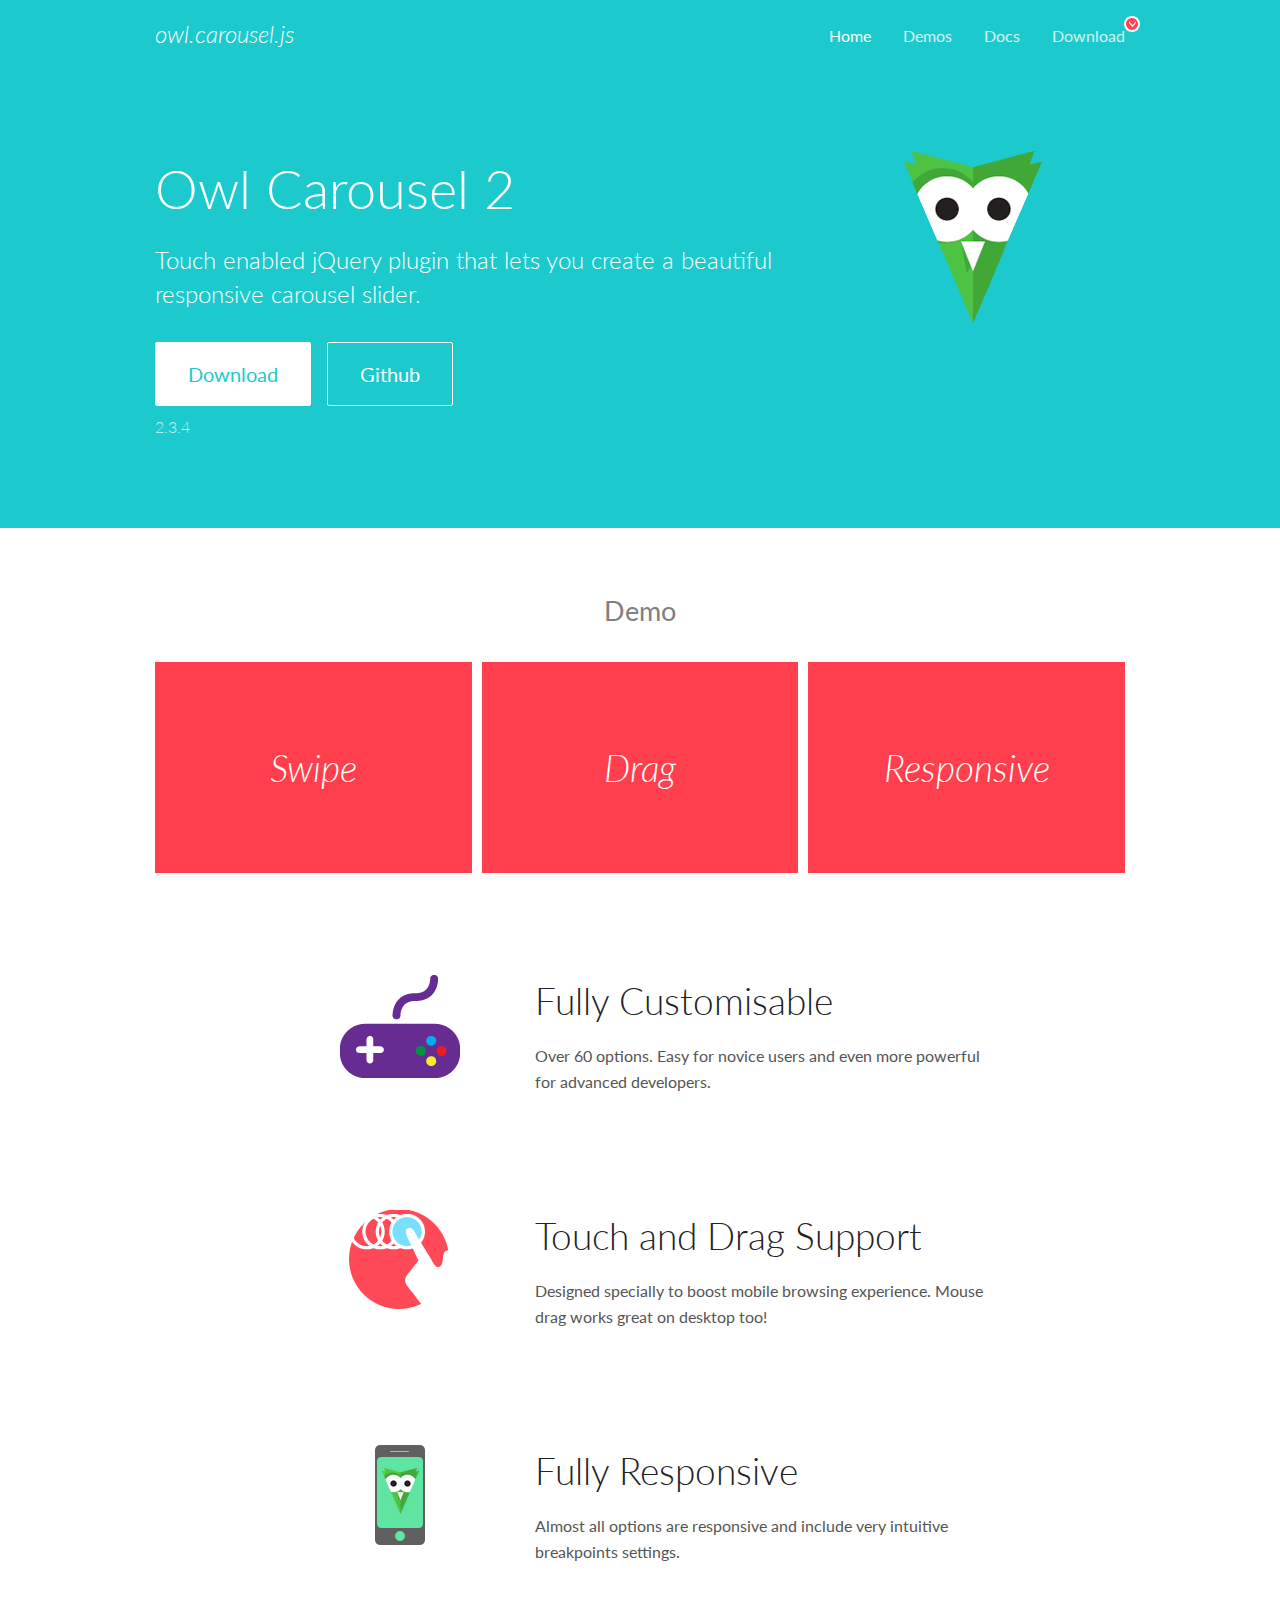
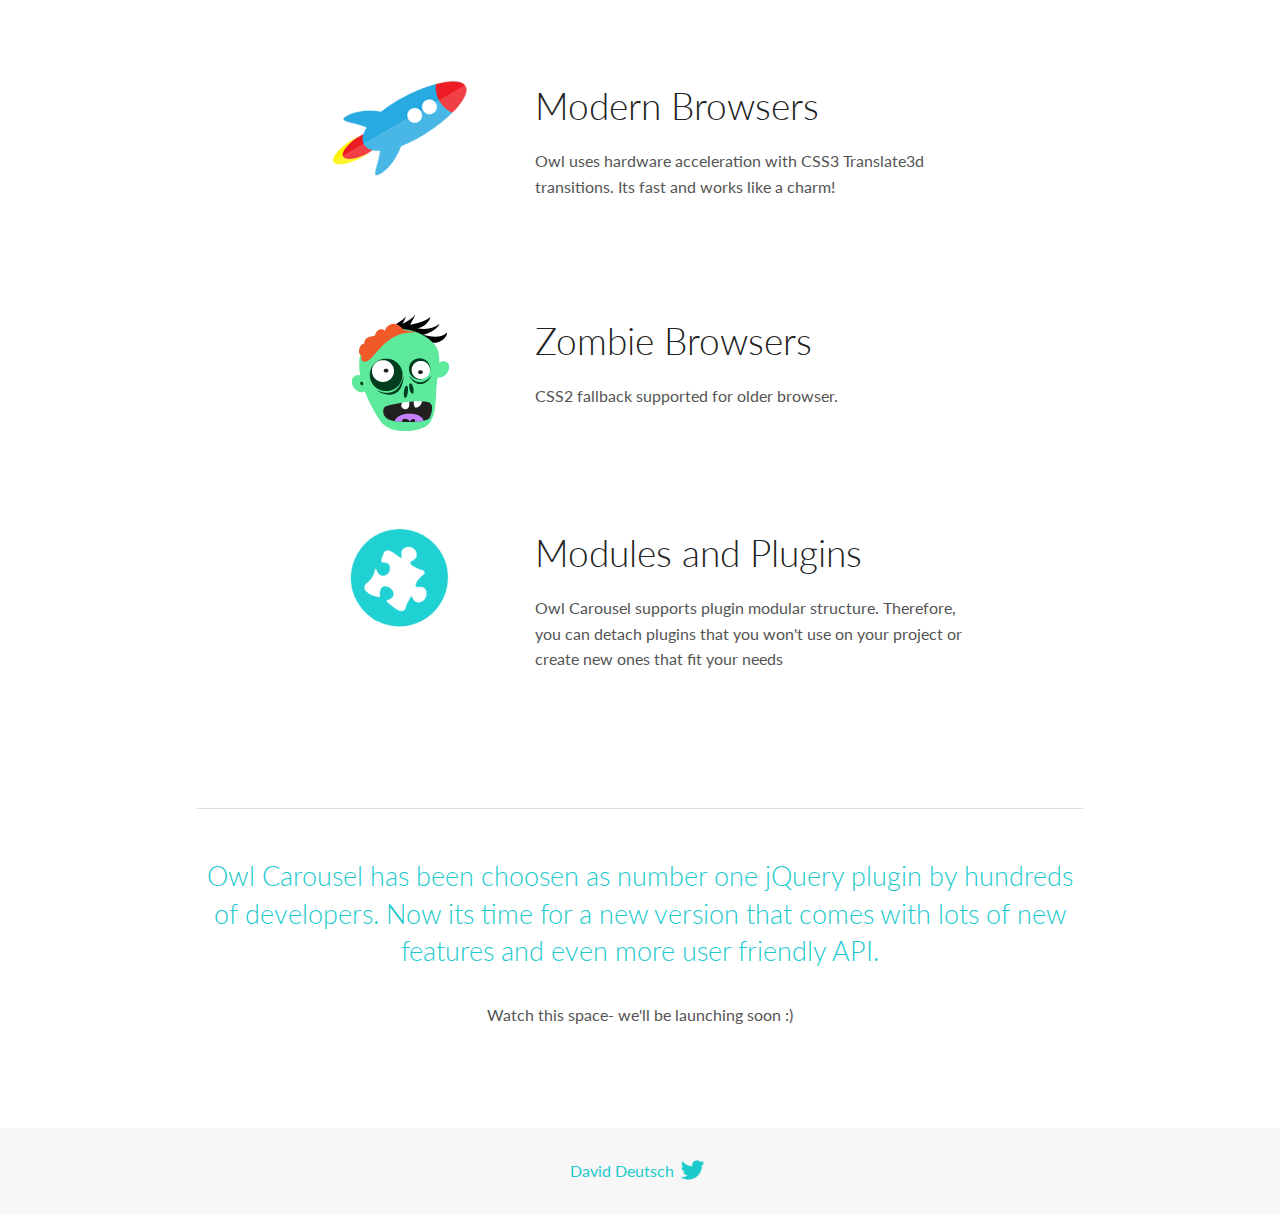
<file: 00-WebTools/OwlCarousel2-develop/OwlCarousel2-develop/docs/index.html>
<!DOCTYPE html>
<html lang="en">
  <head>

    <!-- head -->
    <meta charset="utf-8">
    <meta name="msapplication-tap-highlight" content="no" />
    <meta name="viewport" content="width=device-width, initial-scale=1.0" />
    <meta name="description" content="Touch enabled jQuery plugin that lets you create beautiful responsive carousel slider.">
    <meta name="author" content="David Deutsch">
    <title>
      Home | Owl Carousel | 2.3.4
    </title>

    <!-- Stylesheets -->
    <link href='https://fonts.googleapis.com/css?family=Lato:300,400,700,400italic,300italic' rel='stylesheet' type='text/css'>
    <link rel="stylesheet" href="assets/css/docs.theme.min.css">

    <!-- Owl Stylesheets -->
    <link rel="stylesheet" href="assets/owlcarousel/assets/owl.carousel.min.css">
    <link rel="stylesheet" href="assets/owlcarousel/assets/owl.theme.default.min.css">

    <!-- HTML5 shim and Respond.js IE8 support of HTML5 elements and media queries -->

    <!--[if lt IE 9]>
      <script src="https://oss.maxcdn.com/libs/html5shiv/3.7.0/html5shiv.js"></script>
      <script src="https://oss.maxcdn.com/libs/respond.js/1.3.0/respond.min.js"></script>
    <![endif]-->

    <!-- Favicons -->
    <link rel="apple-touch-icon-precomposed" sizes="144x144" href="assets/ico/apple-touch-icon-144-precomposed.png">
    <link rel="shortcut icon" href="assets/ico/favicon.png">
    <link rel="shortcut icon" href="favicon.ico">

    <!-- Yeah i know js should not be in header. Its required for demos.-->

    <!-- javascript -->
    <script src="assets/vendors/jquery.min.js"></script>
    <script src="assets/owlcarousel/owl.carousel.js"></script>
  </head>
  <body>

    <!-- header -->
    <header class="header">
      <div class="row">
        <div class="large-12 columns">
          <div class="brand left">
            <h3>
              <a href="/OwlCarousel2/">owl.carousel.js</a> 
            </h3>
          </div>
          <a id="toggle-nav" class="right">
            <span></span> <span></span> <span></span> 
          </a> 
          <div class="nav-bar">
            <ul class="clearfix">
              <li class="active">
                <a href="/OwlCarousel2/index.html">Home</a> 
              </li>
              <li> <a href="/OwlCarousel2/demos/demos.html">Demos</a>  </li>
              <li> <a href="/OwlCarousel2/docs/started-welcome.html">Docs</a>  </li>
              <li>
                <a href="https://github.com/OwlCarousel2/OwlCarousel2/archive/2.3.4.zip">Download</a> 
                <span class="download"></span> 
              </li>
            </ul>
          </div>
        </div>
      </div>
    </header>

    <!-- home panel -->
    <section id="hero">
      <div class="row">
        <div class="large-8 medium-8 columns">
          <h1>Owl Carousel 2</h1>
          <h4>Touch enabled jQuery plugin that lets you create a beautiful responsive carousel slider.</h4>
          <a href="https://github.com/OwlCarousel2/OwlCarousel2/archive/2.3.4.zip" class="hero-button">Download</a> 
          <a href="https://github.com/OwlCarousel2/OwlCarousel2" class="hero-button outline">Github</a> 
          <p>2.3.4</p>
        </div>
        <div class="large-4 medium-4 columns">
          <img class="owl-logo" src="assets/img/owl-logo.png" alt="mr. Owl">
        </div>
      </div>
    </section>

    <!-- body -->
    <div class="home-demo">
      <div class="row">
        <div class="large-12 columns">
          <h3>Demo</h3>
          <div class="owl-carousel">
            <div class="item">
              <h2>Swipe</h2>
            </div>
            <div class="item">
              <h2>Drag</h2>
            </div>
            <div class="item">
              <h2>Responsive</h2>
            </div>
            <div class="item">
              <h2>CSS3</h2>
            </div>
            <div class="item">
              <h2>Fast</h2>
            </div>
            <div class="item">
              <h2>Easy</h2>
            </div>
            <div class="item">
              <h2>Free</h2>
            </div>
            <div class="item">
              <h2>Upgradable</h2>
            </div>
            <div class="item">
              <h2>Tons of options</h2>
            </div>
            <div class="item">
              <h2>Infinity</h2>
            </div>
            <div class="item">
              <h2>Auto Width</h2>
            </div>
          </div>
        </div>
      </div>
    </div>
    <script>
      var owl = $('.owl-carousel');
      owl.owlCarousel({
        margin: 10,
        loop: true,
        responsive: {
          0: {
            items: 1
          },
          600: {
            items: 2
          },
          1000: {
            items: 3
          }
        }
      })
    </script>

    <!-- features -->
    <div id="features">
      <div class="row">
        <div class="small-12 medium-9 small-centered columns">
          <section class="row feature">
            <div class="medium-4 small-12 columns">
              <img src="assets/img/feature-options.png" alt="">
            </div>
            <div class="medium-8 small-12 columns">
              <h2>Fully Customisable</h2>
              <p>Over 60 options. Easy for novice users and even more powerful for advanced developers.</p>
            </div>
          </section>
          <section class="row feature">
            <div class="medium-4 small-12 columns">
              <img src="assets/img/feature-drag.png" alt="">
            </div>
            <div class="medium-8 small-12 columns">
              <h2>Touch and Drag Support</h2>
              <p>Designed specially to boost mobile browsing experience. Mouse drag works great on desktop too!</p>
            </div>
          </section>
          <section class="row feature">
            <div class="medium-4 small-12 columns">
              <img src="assets/img/feature-responsive.png" alt="">
            </div>
            <div class="medium-8 small-12 columns">
              <h2>Fully Responsive</h2>
              <p>Almost all options are responsive and include very intuitive breakpoints settings.</p>
            </div>
          </section>
          <section class="row feature">
            <div class="medium-4 small-12 columns">
              <img src="assets/img/feature-modern.png" alt="">
            </div>
            <div class="medium-8 small-12 columns">
              <h2>Modern Browsers</h2>
              <p>Owl uses hardware acceleration with CSS3 Translate3d transitions. Its fast and works like a charm! </p>
            </div>
          </section>
          <section class="row feature">
            <div class="medium-4 small-12 columns">
              <img src="assets/img/feature-zombie.png" alt="">
            </div>
            <div class="medium-8 small-12 columns">
              <h2>Zombie Browsers</h2>
              <p>CSS2 fallback supported for older browser.</p>
            </div>
          </section>
          <section class="row feature">
            <div class="medium-4 small-12 columns">
              <img src="assets/img/feature-module.png" alt="">
            </div>
            <div class="medium-8 small-12 columns">
              <h2>Modules and Plugins</h2>
              <p>Owl Carousel supports plugin modular structure. Therefore, you can detach plugins that you won&#x27;t use on your project or create new ones that fit your needs</p>
            </div>
          </section>
        </div>
      </div>
    </div>

    <!-- footer -->
    <section id="teaser-text">
      <div class="row">
        <div class="small-12 medium-11 small-centered columns">
          <hr>
          <h3 id="owl-carousel-has-been-choosen-as-number-one-jquery-plugin-by-hundreds-of-developers-now-its-time-for-a-new-version-that-comes-with-lots-of-new-features-and-even-more-user-friendly-api-">Owl Carousel has been choosen as number one jQuery plugin by hundreds of developers. Now its time for a new version that comes with lots of new features and even more user friendly API.</h3>
          <p>Watch this space- we&#39;ll be launching soon :)</p>
        </div>
      </div>
    </section>

    <!-- footer -->
    <footer class="footer">
      <div class="row">
        <div class="large-12 columns">
          <h5>
            <a href="/OwlCarousel2/docs/support-contact.html">David Deutsch</a> 
            <a id="custom-tweet-button" href="https://twitter.com/share?url=https://github.com/OwlCarousel2/OwlCarousel2&text=Owl Carousel - This is so awesome! " target="_blank"></a> 
          </h5>
        </div>
      </div>
    </footer>

    <!-- vendors -->
    <script src="assets/vendors/highlight.js"></script>
    <script src="assets/js/app.js"></script>
  </body>
</html>
</file>
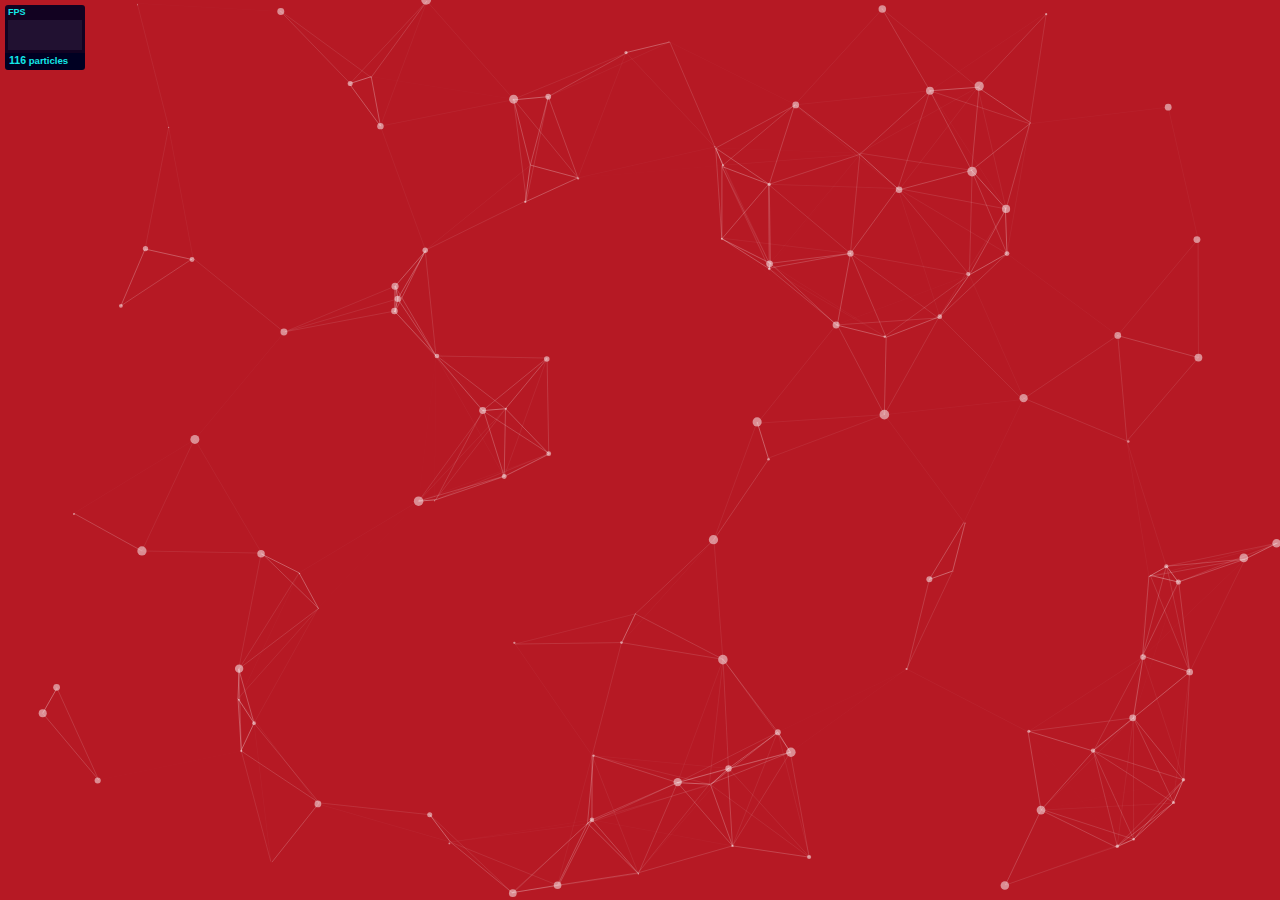
<file: 00-WebTools/particles.js-master/particles.js-master/demo/index.html>
<!DOCTYPE html>
<html lang="en">
<head>
  <meta charset="utf-8">
  <title>particles.js</title>
  <meta name="description" content="particles.js is a lightweight JavaScript library for creating particles.">
  <meta name="author" content="Vincent Garreau" />
  <meta name="viewport" content="width=device-width, initial-scale=1.0, minimum-scale=1.0, maximum-scale=1.0, user-scalable=no">
  <link rel="stylesheet" media="screen" href="css/style.css">
</head>
<body>

<!-- count particles -->
<div class="count-particles">
  <span class="js-count-particles">--</span> particles
</div>

<!-- particles.js container -->
<div id="particles-js"></div>

<!-- scripts -->
<script src="../particles.js"></script>
<script src="js/app.js"></script>

<!-- stats.js -->
<script src="js/lib/stats.js"></script>
<script>
  var count_particles, stats, update;
  stats = new Stats;
  stats.setMode(0);
  stats.domElement.style.position = 'absolute';
  stats.domElement.style.left = '0px';
  stats.domElement.style.top = '0px';
  document.body.appendChild(stats.domElement);
  count_particles = document.querySelector('.js-count-particles');
  update = function() {
    stats.begin();
    stats.end();
    if (window.pJSDom[0].pJS.particles && window.pJSDom[0].pJS.particles.array) {
      count_particles.innerText = window.pJSDom[0].pJS.particles.array.length;
    }
    requestAnimationFrame(update);
  };
  requestAnimationFrame(update);
</script>

</body>
</html>
</file>
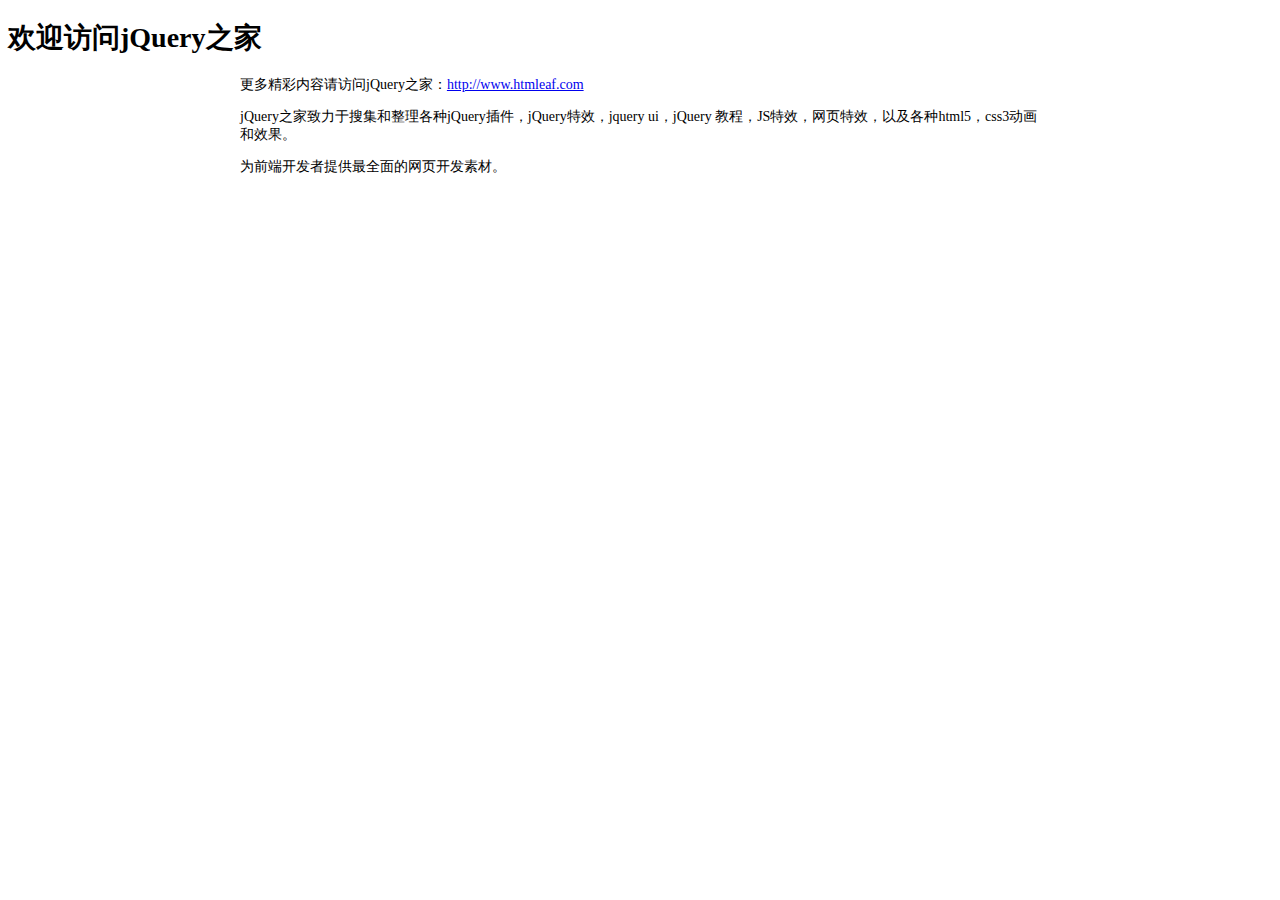
<file: 01-SampleWeb-Demo001/readme.html>
<!DOCTYPE html PUBLIC "-//W3C//DTD XHTML 1.0 Transitional//EN" "http://www.w3.org/TR/xhtml1/DTD/xhtml1-transitional.dtd">
<html xmlns="http://www.w3.org/1999/xhtml" xml:lang="en">
<head>
	<meta http-equiv="Content-Type" content="text/html;charset=UTF-8">
	<title>jQuery之家</title>
	<style type="text/css">
		body{font-size: 14px;}
		.content{
			width: 800px;
			margin: 0 auto;
		}
	</style>
</head>
<body>
	<h1>欢迎访问jQuery之家</h1>
	<div class="content">
	<p>更多精彩内容请访问jQuery之家：<a href="http://www.htmleaf.com">http://www.htmleaf.com</a></p>
	<p>jQuery之家致力于搜集和整理各种jQuery插件，jQuery特效，jquery ui，jQuery 教程，JS特效，网页特效，以及各种html5，css3动画和效果。</p>
	<p>为前端开发者提供最全面的网页开发素材。</p>
</div>
</body>
</html>
</file>
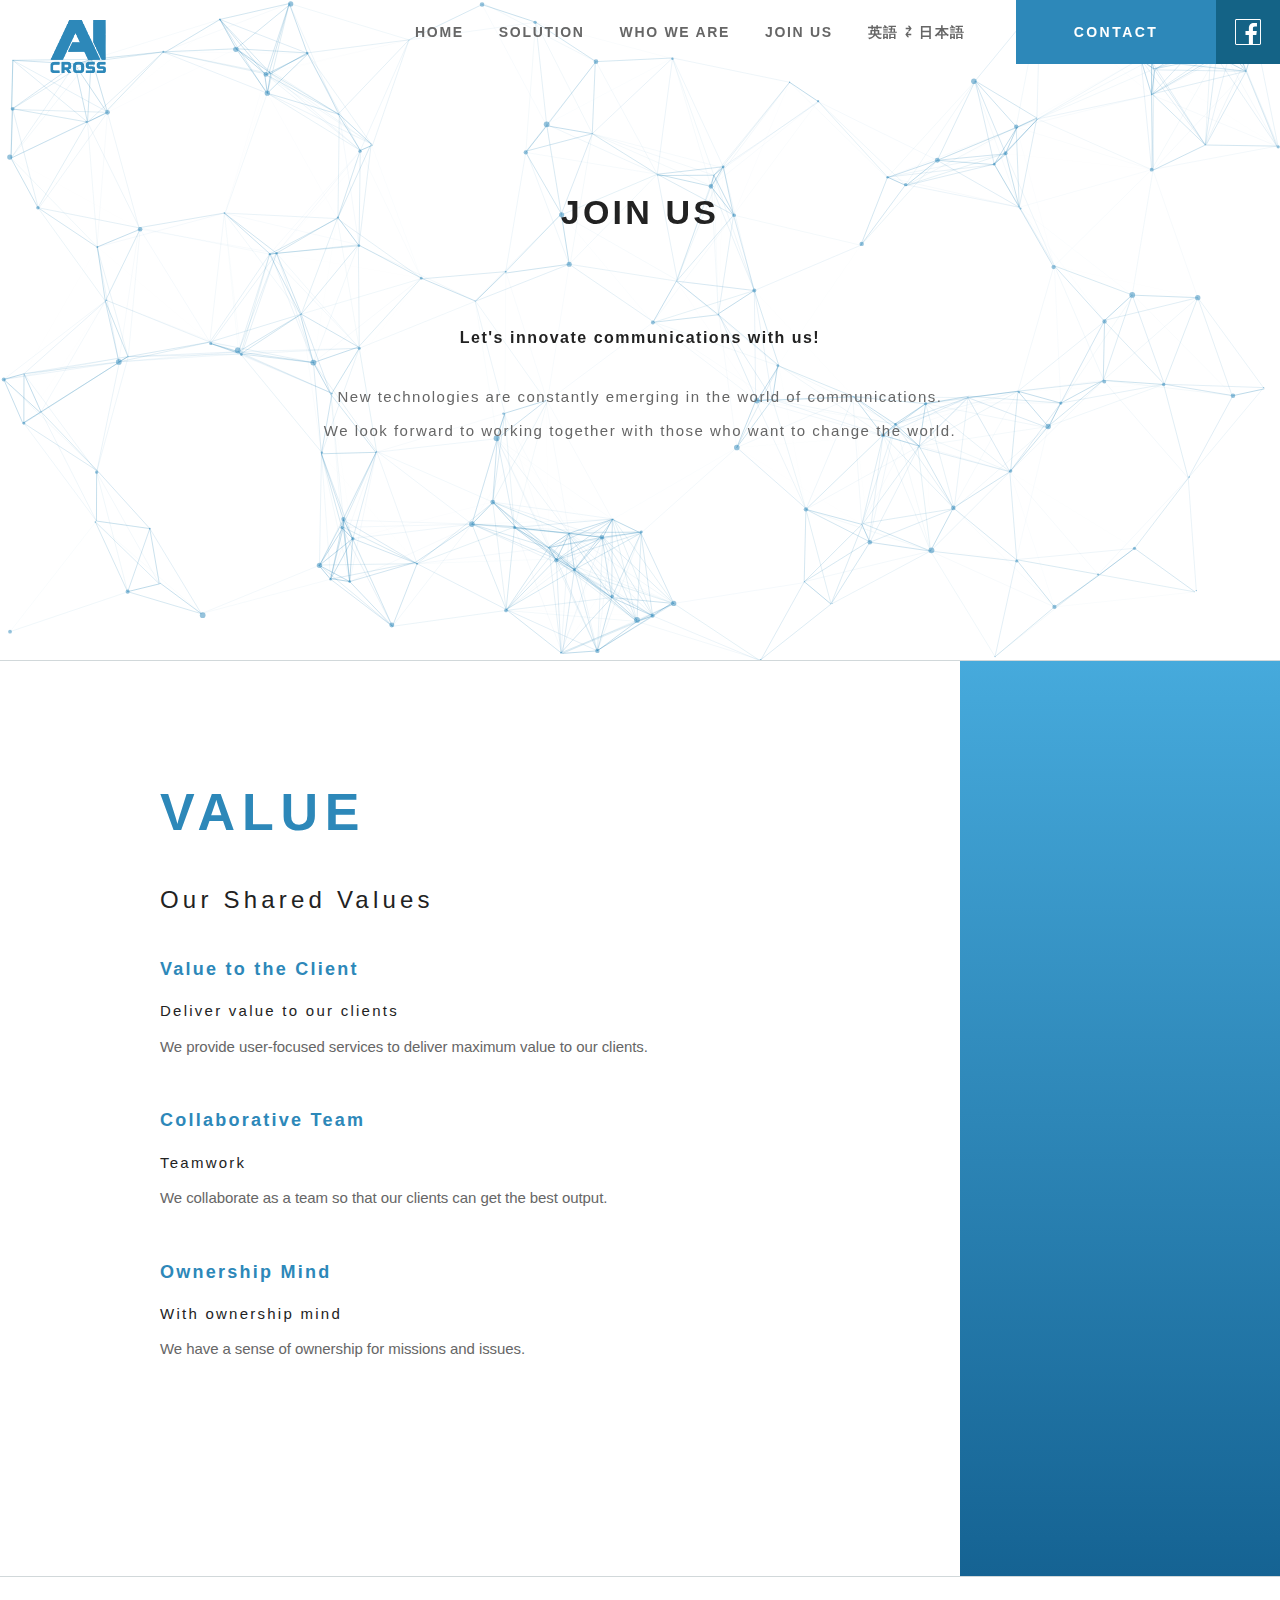
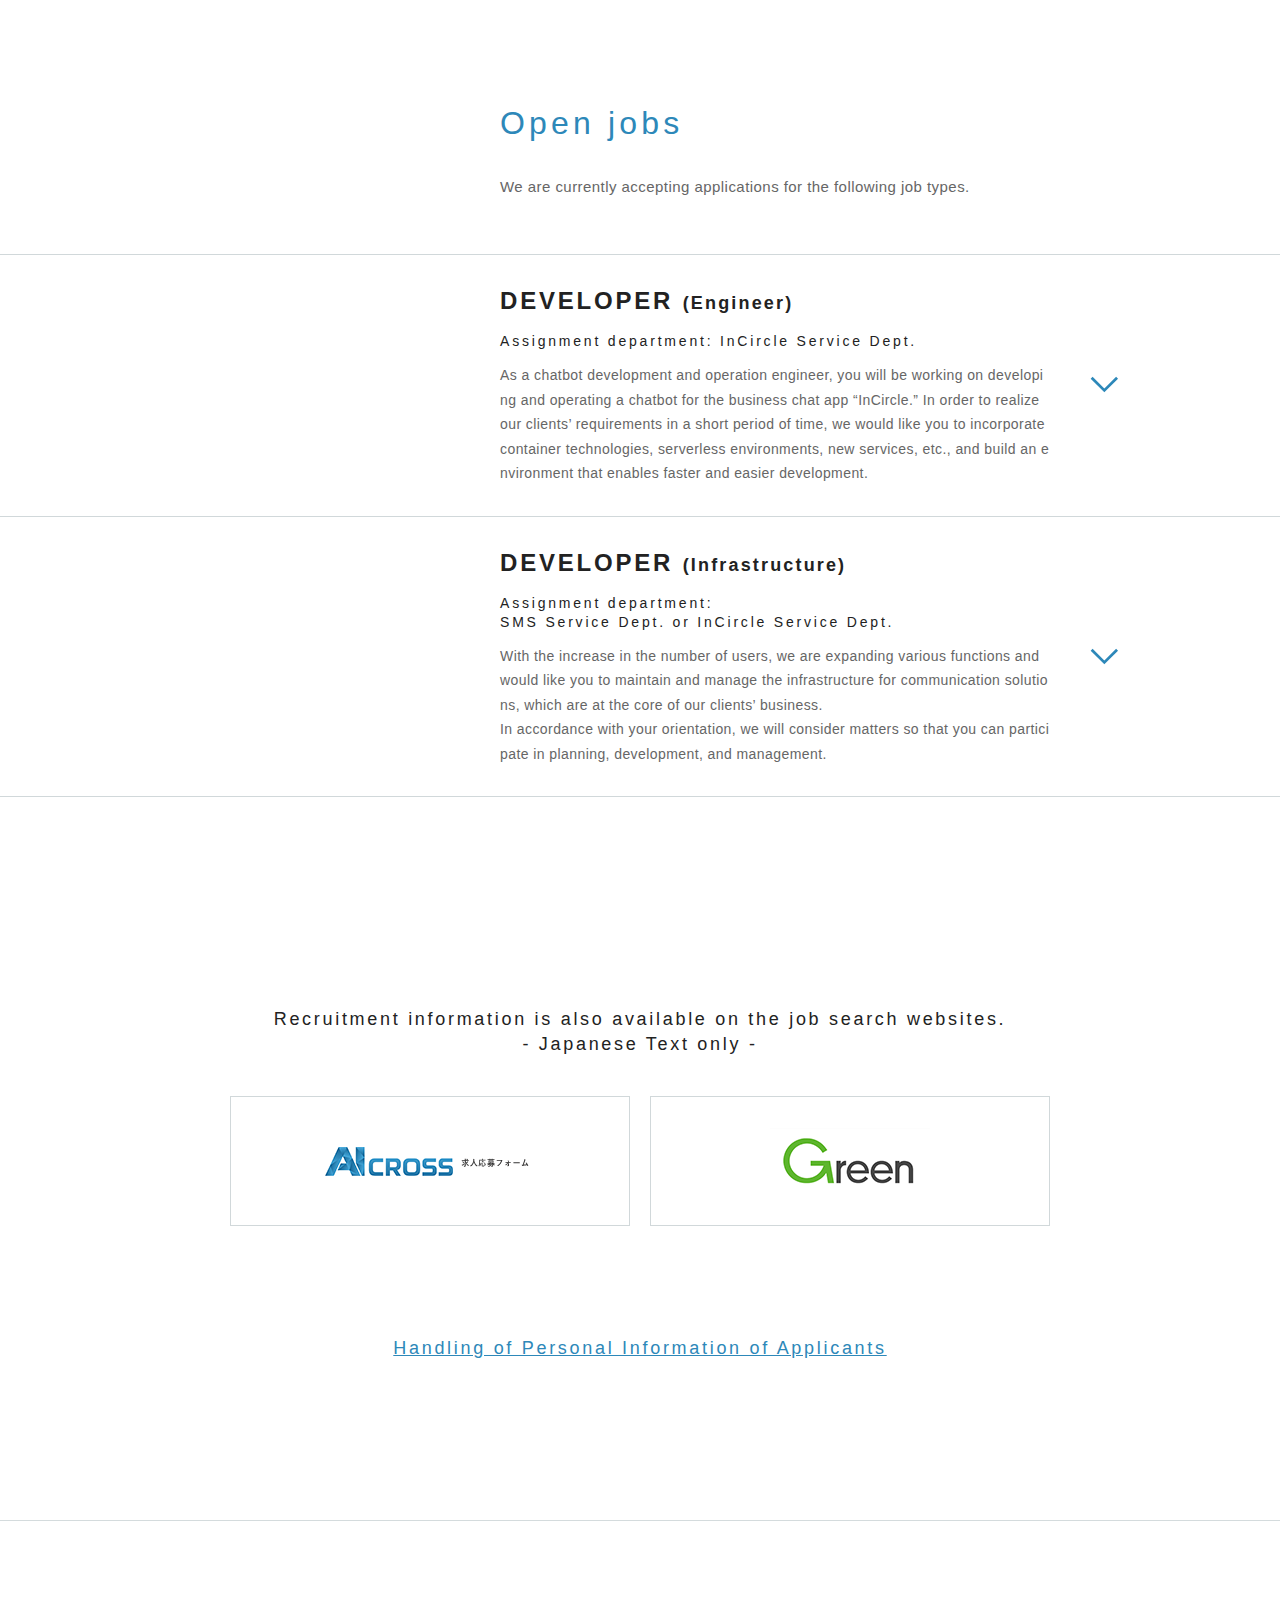
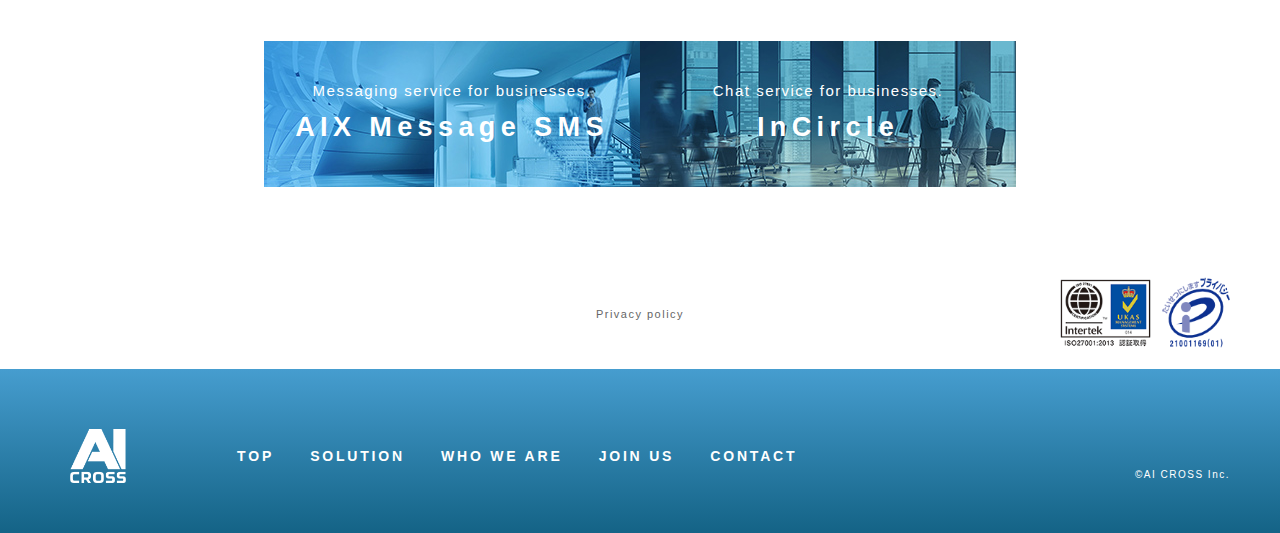
<file: 02-SampleWeb-Demo002/employment_index.html>
<html lang="ja">

<head>
    <meta charset="utf-8">
    <title>AI CROSS Inc.</title>
    <meta name="description" content="AI CROSS will help make your business and way of working even smarter.">
    <meta name="keywords" content="stvcustomswebdl,AI">
    <meta name="viewport" content="width=device-width, initial-scale=1.0, user-scalable=yes">
    <meta name="format-detection" content="telephone=no">
    <meta property="og:title" content="AI CROSS Inc">
    <meta property="og:type" content="website">
    <meta property="og:description" content="AI CROSS will help make your business and way of working even smarter.">
    <meta property="og:image" content="asset/img/aicross_ogp.jpg">
    <meta property="og:site_name" content="AI CROSS">
    <!--Suil <meta property="og:url" content="https://aicross.co.jp">
    <link rel="apple-touch-icon" href="asset/img/apple-touch-icon.png">-->
    <link rel="shortcut icon" href="favicon.ico">
    <link rel="stylesheet" href="asset/css/common.css">
    <script src="asset/js/vendor.js"></script>
</head>

<body id="top" class="l-body-top">
    <header class="l-header js-header">
        <div class="l-header-inner">
            <div class="l-header-logo"><a href="index.html">AI CROSS</a></div>
            <div class="l-header-nav">
                <div class="l-header-menu">
                    <button type="button" data-header-drawer="#drawer" class="js-header-menu">MENU</button>
                </div>
                <div id="drawer" class="l-header-drawer">
                    <nav class="l-header-drawer-inner">
                        <div class="l-header-drawer-logo">
                            <div class="l-header-logo">
                                <a href="index.html"><img src="asset/img/logo.png" alt="AI CROSS"></a>
                            </div>
                            <div class="l-header-drawer-close">
                                <button type="button" data-header-drawer="#drawer" class="js-header-menu">MENU</button>
                            </div>
                        </div>
                        <ul class="l-gnav">
                            <li class="l-gnav-item c-sp"><a href="index.html" class="l-gnav-link mod-top">TOP</a></li>
                            <li class="l-gnav-item"><a href="index.html" class="l-gnav-link mod-top">HOME</a></li>
                            <li class="l-gnav-item"><a href="solution_index.html" class="l-gnav-link mod-solution">SOLUTION</a></li>
                            <li class="l-gnav-item"><a href="overview_index.html" class="l-gnav-link mod-overview">WHO WE ARE</a></li>
                            <li class="l-gnav-item"><a href="employment_index.html" class="l-gnav-link mod-employment">JOIN US</a></li>
                            <li class="l-gnav-item"><a href="index.html" class="l-gnav-link mod-employment">英語 ⇄ 日本語</a></li>
                            <li class="l-gnav-item c-sp"><a href="https://www2.aicross.co.jp/contact/" target="_blank" class="l-gnav-link mod-contact">CONTACT</a></li>
                            <li class="l-gnav-item c-pc">
                                <ul class="l-gnav-child">
                                    <li><a href="https://www2.aicross.co.jp/contact/" target="_blank" class="l-gnav-btn mod-contact">CONTACT</a></li>
                                    <li><a href="https://www.facebook.com/aicross.co.jp/" target="_blank" class="l-gnav-btn mod-fb">Facebook</a></li>
                                </ul>
                            </li>
                        </ul>
                    </nav>
                </div>
            </div>
        </div>
    </header>

    <main class="l-main">
        <div class="c-hero">
            <div id="js-particles" class="c-hero-bg">
                <canvas class="particles-js-canvas-el" width="1263" height="840" style="width: 100%; height: 100%;"></canvas>
            </div>
            <div class="c-hero-inner">
                <h1 class="c-hero-ttl"><span class="c-hero-ttl-en">JOIN US</span></h1>
                <div class="c-hero-copy">
                    <p class="c-fw-bold c-cl-strong c-fs-pc-16">Let's innovate communications with us!</p>
                    <p>New technologies are constantly emerging in the world of communications.<br> We look forward to working together with those who want to change the world.</p>
                </div>
            </div>
        </div>
        <div class="employment">
            <section class="c-split">
                <div class="c-split-inner">
                    <div class="c-split-bg employment-bg-value"></div>
                    <div class="c-split-body">
                        <h2 class="c-split-ttl"><span class="c-split-ttl-en">VALUE&nbsp;</span></h2>
                        <p class="c-split-catch">Our Shared Values</p>
                        <div class="c-split-desc">
                            <ul class="employment-value">
                                <li class="employment-value-item">
                                    <h3 class="employment-value-ttl"><span>Value to the Client&nbsp;</span>Deliver value to our clients</h3>
                                    <p>We provide user-focused services to deliver maximum value to our clients.</p>
                                </li>
                                <li class="employment-value-item">
                                    <h3 class="employment-value-ttl"><span>Collaborative Team&nbsp;</span>Teamwork</h3>
                                    <p>We collaborate as a team so that our clients can get the best output.</p>
                                </li>
                                <li class="employment-value-item">
                                    <h3 class="employment-value-ttl"><span>Ownership Mind&nbsp;</span>With ownership mind</h3>
                                    <p>We have a sense of ownership for missions and issues.</p>
                                </li>
                            </ul>
                        </div>
                    </div>
                </div>
            </section>
            <section class="c-split">
                <div class="c-split-inner">
                    <div class="c-split-body mod-pb-small">
                        <h2 class="c-split-ttl-jp">Open jobs</h2>
                        <div class="c-split-desc">
                            <p>We are currently accepting applications for the following job types.</p>
                        </div>
                    </div>
                </div>
                <ul class="employment-dpt">
                    <li class="employment-dpt-item js-accordion">
                        <div class="employment-dpt-btn js-accordion-btn">
                            <div class="employment-dpt-inner">
                                <div class="employment-dpt-btn-inner">
                                    <h3 class="employment-dpt-h3"><span>DEVELOPER&nbsp;<small>(Engineer)&nbsp;</small></span>Assignment department: InCircle Service Dept.​​</h3>
                                    <p class="c-pc">As a chatbot development and operation engineer, you will be working on developing and operating a chatbot for the business chat app “InCircle.” In order to realize our clients’ requirements in a short period of time,
                                        we would like you to incorporate container technologies, serverless environments, new services, etc., and build an environment that enables faster and easier development.</p>
                                </div>
                            </div>
                        </div>
                        <div class="employment-dpt-body js-accordion-body">
                            <div class="employment-dpt-wrapper">
                                <p class="c-sp">As a chatbot development and operation engineer, you will be working on developing and operating a chatbot for the business chat app “InCircle.” In order to realize our clients’ requirements in a short period of time, we
                                    would like you to incorporate container technologies, serverless environments, new services, etc., and build an environment that enables faster and easier development.​</p>
                                <h4 class="employment-dpt-h4">Specific job details</h4>
                                <ul class="c-list-dot">
                                    <li>Planning, developing, and operating a chatbot for the business chat app “InCircle”</li>
                                    <li>Management of development plans</li>
                                    <li>Collaboration with other departments, such as the sales and marketing departments</li>
                                </ul>
                                <h4 class="employment-dpt-h4">Prerequisites</h4>
                                <ul class="c-list-dot">
                                    <li>Experience in building and operating AWS</li>
                                    <li>Experience in infrastructure architecture design</li>
                                </ul>
                                <h4 class="employment-dpt-h4">Skills</h4>
                                <ul class="c-list-dot">
                                    <li>Experience and interest in using new services and technologies (AWS Managed Services, and others)</li>
                                    <li>Technical knowledge and experience of containers</li>
                                    <li>Construction of a serverless environment</li>
                                </ul>
                                <h4 class="employment-dpt-h4">Experiences in agile development</h4>
                                <p>You will build and improve a chatbot that works with various API systems in short cycles, accumulating experiences in agile development that are both speedy and qualitative.</p>
                                <h4 class="employment-dpt-h4">Broad discretion</h4>
                                <p>You will have broad discretion. We would like you to adopt new technologies as they appear at your own discretion.<br> You will be able to experience the pleasure of creating new products using new technologies and methods.</p>
                                <dl>
                                    <dt>[The joy of growing our services]</dt>
                                    <dd>You will be able to share the experience of developing and growing services that offer high levels of customer satisfaction while listening directly to our clients, together with our colleagues.​</dd><br>
                                    <h4 class="employment-dpt-h4">▶︎ Terms of employment</h4>
                                    <div class="c-split-desc">
                                        <table class="c-table">
                                            <tbody>
                                                <tr>
                                                    <th>Place of service</th>
                                                    <td>Toranomon 30 Mori Building, 3-2-2 Toranomon, Minato-ku, Tokyo (no transfer) <a href="https://goo.gl/maps/Wc9biLYurJE2" target="_blank" class="c-link">&gt;MAP</a></td>
                                                </tr>
                                                <tr>
                                                    <th>Salary</th>
                                                    <td>Annual income of JPY 5 million to JPY 9 million (wage type: monthly salary system)<br>※ Salary will be decided based on your previous salary, experience, and ability.</td>
                                                </tr>
                                                <tr>
                                                    <th>Form of employment</th>
                                                    <td>Full-time employees</td>
                                                </tr>
                                                <tr>
                                                    <th>Working hours</th>
                                                    <td>Discretionary labor system for professional work</td>
                                                </tr>
                                                <tr>
                                                    <th>Days off/Holidays</th>
                                                    <td>Saturdays, Sundays, national holidays, New Year holidays, Golden Week holidays, summer vacation, annual paid holidays</td>
                                                </tr>
                                                <tr>
                                                    <th>Social insurance</th>
                                                    <td>Kanto IT Software Health Insurance, Welfare Pension, Employment Insurance and Workers’ Accident Compensation Insurance</td>
                                                </tr>
                                                <tr>
                                                    <th>Others</th>
                                                    <td>Late-night/holiday work allowance, remote work system, commuting expenses (paid according to our company’s regulation), incentives, employee introduction incentives, maternity and childcare leave, daycare
                                                        leave, leave for family care, in-house commendation system, in-house study meetings, employee general meetings, company informal gatherings.</td>
                                                </tr>
                                            </tbody>
                                        </table>
                                    </div>
                                </dl>
                                <p class="employment-dpt-entry"><a href="https://www2.aicross.co.jp/applyforaposition" class="c-btn-fill">Apply for this job</a></p>
                            </div>
                        </div>
                    </li>
                    <li class="employment-dpt-item js-accordion">
                        <div class="employment-dpt-btn js-accordion-btn">
                            <div class="employment-dpt-inner">
                                <div class="employment-dpt-btn-inner">
                                    <h3 class="employment-dpt-h3"><span>DEVELOPER&nbsp;<small>(Infrastructure)&nbsp;</small></span>Assignment department: <br>SMS Service Dept. or InCircle Service Dept.​​​</h3>
                                    <p class="c-pc">With the increase in the number of users, we are expanding various functions and would like you to maintain and manage the infrastructure for communication solutions, which are at the core of our clients’ business.<br>                                        In accordance with your orientation, we will consider matters so that you can participate in planning, development, and management.</p>
                                </div>
                            </div>
                        </div>
                        <div class="employment-dpt-body js-accordion-body">
                            <div class="employment-dpt-wrapper">
                                <p class="c-sp">With the increase in the number of users, we are expanding various functions and would like you to maintain and manage the infrastructure for communication solutions, which are at the core of our clients’ business.<br>                                    In accordance with your orientation, we will consider matters so that you can participate in planning, development, and management.​​</p>
                                <h4 class="employment-dpt-h4">Specific job details</h4>
                                <ul class="c-list-dot">
                                    <li>Operation and design of services, operation and function enhancement of operation and management systems for user servers</li>
                                    <li>Building, maintaining and managing servers, responding to various alerts, and setting up</li>
                                    <li>Reconstruction and design of server infrastructure in anticipation of future increases in system loads</li>
                                    <li>Defining system security architecture and responding to inquiries</li>
                                </ul>
                                <h4 class="employment-dpt-h4">Attractiveness of work</h4>
                                <p>To develop products in-house with wide ranging discretion, you can reflect your opinions and ideas. You can learn new technologies, such as AWS and Docker, and through your daily work you can nurture your professional skills.
                                    <br>AWS is a very large system with hundreds of instances that enables you to implement a variety of creativity depending on your ideas and gain experience that is not available anywhere else. In addition, since you
                                    will be involved in all processes, you can bring the services that you have created into the world.​</p>
                                <h4 class="employment-dpt-h4">Internal atmosphere</h4>
                                <p>We are a flat organization that emphasizes the autonomy of employees.<br> The appointment of women, including the president, is progressing, and the workplace has a bright atmosphere.</p>
                                <h4 class="employment-dpt-h4">Development environment</h4>
                                <p>Mainly for Linux shell, AWS console.<br> We are incorporating leading-edge cloud technologies such as Amazon EC2, RDS, and ECS.</p>
                                <h4 class="employment-dpt-h4">Prerequisites</h4>
                                <ul class="c-list-dot">
                                    <li>Experiences in building and operating LAMP environmental systems</li>
                                    <li>Knowledge/experience in making full use of the Linux shell</li>
                                    <li>Experiences in the construction and operation of Zabbix monitoring systems. <br>※ All of the above is not necessarily essential.</li>
                                </ul>
                                <h4 class="employment-dpt-h4">Nice-to-have requirements</h4>
                                <ul class="c-list-dot">
                                    <li>Moderate or more advanced knowledge about TCP/IP and networks</li>
                                    <li>Troubleshooting skills</li>
                                    <li>Knowledge of smartphones such as iOS/Android</li>
                                    <li>PHP/Java literacy</li>
                                </ul>
                                <h4 class="employment-dpt-h4">Ideal candidate profile</h4>
                                <ul class="c-list-dot">
                                    <li>Those who share our corporate philosophy and want to become a member of an organization that makes themselves and the world happier.</li>
                                    <li>Those who are not passive, but are able to create their own jobs and work on their own initiative.</li>
                                    <li>Those who wish clients to consistently use the system that they have brought to the world, and have an insistence on the stable operation and quality of the system.</li>
                                    <li>Those who want to do something interesting and want to find/create projects on their own​.</li>
                                </ul>
                                <dl>
                                    <dt>[What you can gain from this work]</dt>
                                    <dd>
                                        <ul class="c-list-dot">
                                            <li>Skills to operate large-scale AWS system</li>
                                            <li>Capability of developing operation automation tools</li>
                                            <li>Opportunities for collaboration with overseas engineers​</li>
                                        </ul>
                                    </dd>
                                </dl><br>
                                <h4 class="employment-dpt-h4">▶︎ Terms of employment</h4>
                                <div class="c-split-desc">
                                    <table class="c-table">
                                        <tbody>
                                            <tr>
                                                <th>Place of service</th>
                                                <td>Toranomon 30 Mori Building, 3-2-2 Toranomon, Minato-ku, Tokyo (no transfer) <a href="https://goo.gl/maps/Wc9biLYurJE2" target="_blank" class="c-link">&gt;MAP</a></td>
                                            </tr>
                                            <tr>
                                                <th>Salary</th>
                                                <td>Annual income of JPY 4.5 million to JPY 7 million (wage type: monthly salary system)<br>※ Salary will be decided based on your previous salary, experience, and ability.</td>
                                            </tr>
                                            <tr>
                                                <th>Form of employment</th>
                                                <td>Full-time employees</td>
                                            </tr>
                                            <tr>
                                                <th>Working hours</th>
                                                <td>Discretionary labor system for professional work</td>
                                            </tr>
                                            <tr>
                                                <th>Days off/Holidays</th>
                                                <td>Saturdays, Sundays, national holidays, New Year holidays, Golden Week holidays, summer vacation, annual paid holidays</td>
                                            </tr>
                                            <tr>
                                                <th>Social insurance</th>
                                                <td>Kanto IT Software Health Insurance, Welfare Pension, Employment Insurance and Workers’ Accident Compensation Insurance</td>
                                            </tr>
                                            <tr>
                                                <th>Others</th>
                                                <td>Late-night/holiday work allowance, remote work system, commuting expenses (paid according to our company’s regulation), incentives, employee introduction incentives, maternity and childcare leave, daycare
                                                    leave, leave for family care, in-house commendation system, in-house study meetings, employee general meetings, company informal gatherings.</td>
                                            </tr>
                                        </tbody>
                                    </table>
                                </div>

                                <p class="employment-dpt-entry"><a href="https://www2.aicross.co.jp/applyforaposition" class="c-btn-fill">Apply for this job</a></p>
                            </div>
                        </div>
                    </li>
                </ul>
            </section>
            <section class="c-split">
                <div class="c-split-inner">
                    <div class="c-split-body mod-full">
                        <div class="employment-agency">
                            <h3 class="employment-agency-ttl">Recruitment information is also available on the job search websites. <br>- Japanese Text only -</h3>
                            <ul class="employment-agency-banner">
                                <li class="employment-agency-banner-item">
                                    <a href="https://www2.aicross.co.jp/careers/" class="employment-agency-link mod-wantedly"><img src="asset/img/logo_wantedly.png" alt="求人応募フォーム"></a>
                                </li>
                                <li class="employment-agency-banner-item">
                                    <a href="https://www.green-japan.com/company/5090" target="_blank" class="employment-agency-link mod-green"><img src="asset/img/logo_green.png" alt="Green(グリーン)"></a>
                                </li>
                            </ul>
                            <div class="employment-agency">
                                <h3 class="employment-agency-ttl"><a href="https://aicross.co.jp/employmentenglish/policy/" target="_blank">Handling of Personal Information of Applicants</a></h3>
                            </div>
                        </div>
                    </div>
                </div>
            </section>
        </div>
    </main>

    <footer class="l-footer">
        <div class="l-footer-primary">
            <ul class="l-footer-banner">
                <li class="l-footer-banner-item"><a href="https://www.aixmsg.com/" target="_blank" class="l-footer-banner-link mod-aossms"><span class="l-footer-banner-text">Messaging service for businesses.</span><span class="l-footer-banner-name">AIX Message SMS</span></a></li>
                <li class="l-footer-banner-item"><a href="https://www.incircle.jp/" target="_blank" class="l-footer-banner-link mod-incircle"><span class="l-footer-banner-text">Chat service for businesses.</span><span class="l-footer-banner-name">InCircle</span></a></li>
            </ul>
            <div class="l-footer-info">
                <ul class="l-footer-nav">
                    <li class="l-footer-nav-item"><a href="policy_index.html" class="l-footer-nav-link">Privacy policy</a></li>
                    <ul class="l-footer-mark">
                        <li class="l-footer-isms"><img src="asset/img/logo_isms.png" alt=""></li>
                        <li class="l-footer-pmark"><img src="asset/img/logo_pmark.png" alt=""></li>
                    </ul>
                </ul>
            </div>
        </div>
        <nav class="l-footer-secondary">
            <div class="l-footer-secondary-inner">
                <div class="l-footer-logo"><a href="index.html">AI CROSS</a></div>
                <ul class="l-footer-gnav">
                    <li class="l-footer-gnav-item"><a href="index.html" class="l-footer-gnav-link">TOP</a></li>
                    <li class="l-footer-gnav-item"><a href="solution_index.html" class="l-footer-gnav-link">SOLUTION</a></li>
                    <li class="l-footer-gnav-item"><a href="overview_index.html" class="l-footer-gnav-link">WHO WE ARE</a></li>
                    <li class="l-footer-gnav-item"><a href="employment_index.html" class="l-footer-gnav-link">JOIN US</a></li>
                    <li class="l-footer-gnav-item"><a href="https://www2.aicross.co.jp/contact/" target="_blank" class="l-footer-gnav-link">CONTACT</a></li>
                </ul>
                <p class="l-footer-copy">©AI CROSS Inc.</p>
            </div>
        </nav>
    </footer>
    <script src="asset/js/common.js"></script>
</body>

</html>
</file>
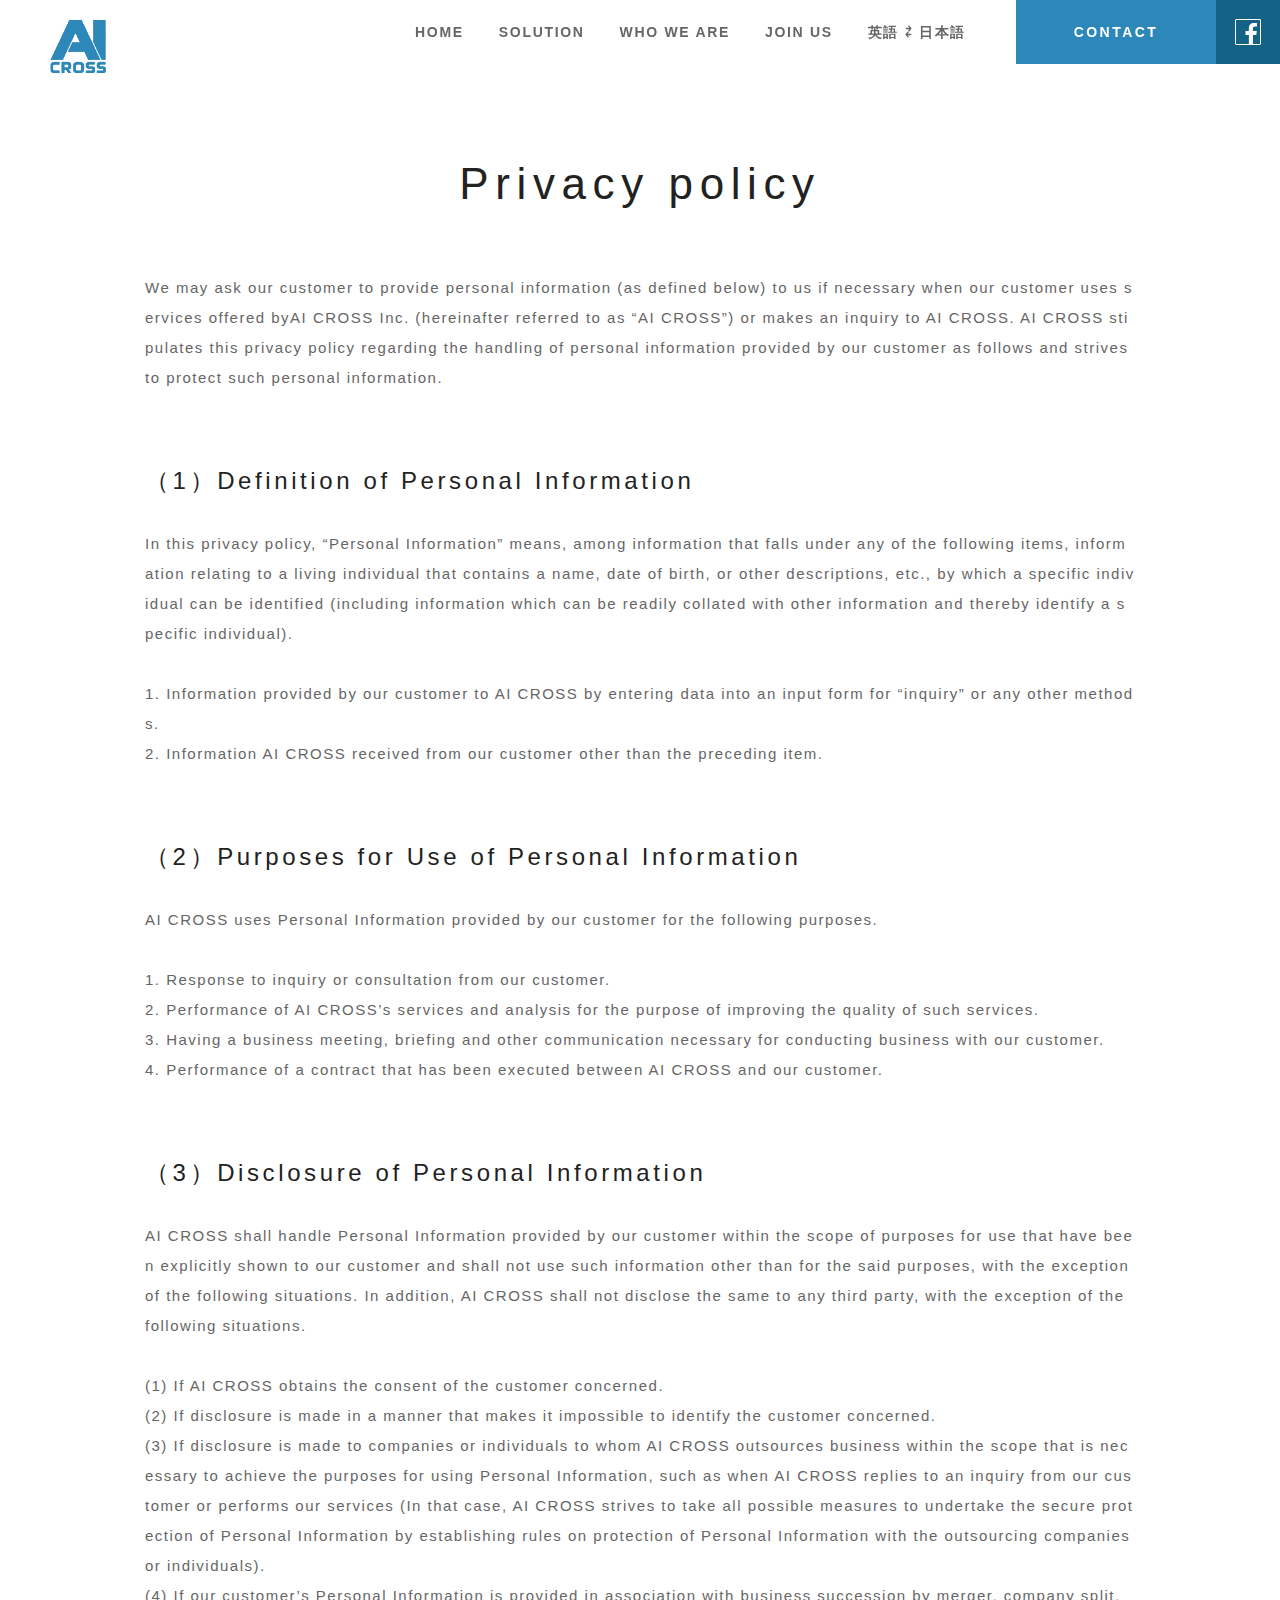
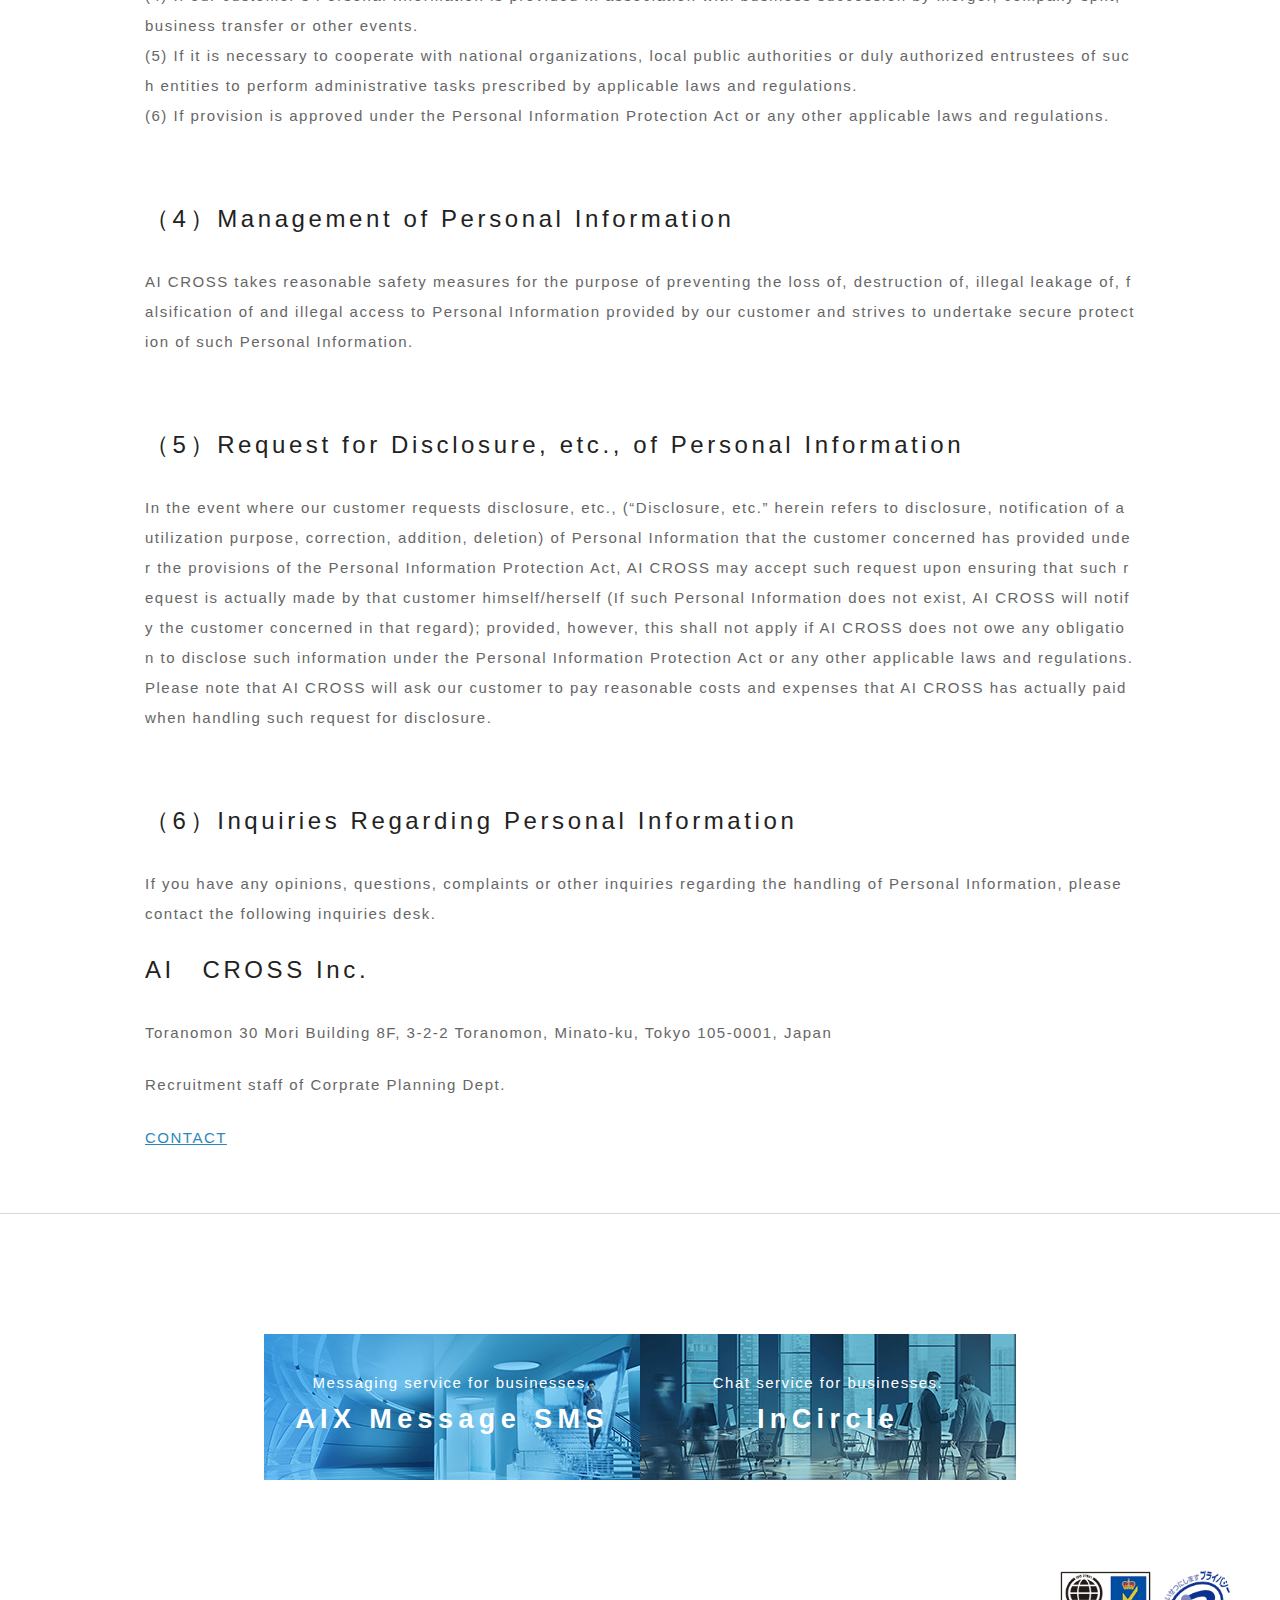
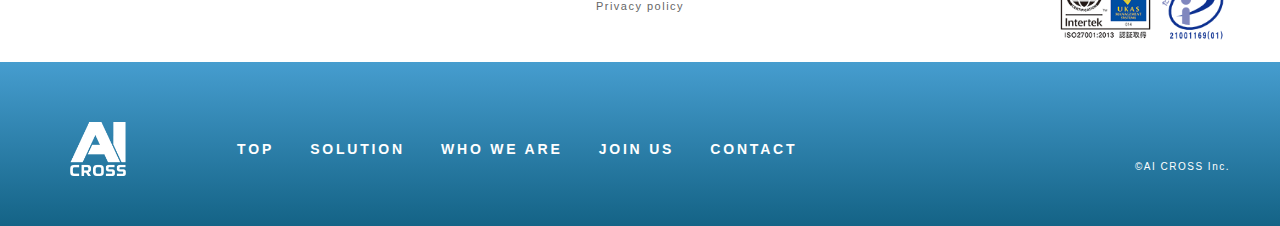
<file: 02-SampleWeb-Demo002/policy_index.html>
<html lang="ja">

<head>
    <meta charset="utf-8">
    <title>AI CROSS Inc.</title>
    <meta name="description" content="AI CROSS will help make your business and way of working even smarter.">
    <meta name="keywords" content="stvcustomswebdl,AI">
    <meta name="viewport" content="width=device-width, initial-scale=1.0, user-scalable=yes">
    <meta name="format-detection" content="telephone=no">
    <meta property="og:title" content="AI CROSS Inc">
    <meta property="og:type" content="website">
    <meta property="og:description" content="AI CROSS will help make your business and way of working even smarter.">
    <meta property="og:image" content="asset/img/aicross_ogp.jpg">
    <meta property="og:site_name" content="AI CROSS">
    <!--Suil <meta property="og:url" content="https://aicross.co.jp">
    <link rel="apple-touch-icon" href="asset/img/apple-touch-icon.png">-->
    <link rel="shortcut icon" href="favicon.ico">
    <link rel="stylesheet" href="asset/css/common.css">

    <script src="asset/js/vendor.js"></script>

</head>

<body id="top" class="l-body-policy">
    <header class="l-header js-header">
        <div class="l-header-inner">
            <div class="l-header-logo"><a href="index.html">AI CROSS</a></div>
            <div class="l-header-nav">
                <div class="l-header-menu">
                    <button type="button" data-header-drawer="#drawer" class="js-header-menu">MENU</button>
                </div>
                <div id="drawer" class="l-header-drawer">
                    <nav class="l-header-drawer-inner">
                        <div class="l-header-drawer-logo">
                            <div class="l-header-logo">
                                <a href="index.html"><img src="asset/img/logo.png" alt="AI CROSS"></a>
                            </div>
                            <div class="l-header-drawer-close">
                                <button type="button" data-header-drawer="#drawer" class="js-header-menu">MENU</button>
                            </div>
                        </div>
                        <ul class="l-gnav">
                            <li class="l-gnav-item c-sp"><a href="index.html" class="l-gnav-link mod-top">TOP</a></li>
                            <li class="l-gnav-item"><a href="index.html" class="l-gnav-link mod-top">HOME</a></li>
                            <li class="l-gnav-item"><a href="solution_index.html" class="l-gnav-link mod-solution">SOLUTION</a></li>
                            <li class="l-gnav-item"><a href="overview_index.html" class="l-gnav-link mod-overview">WHO WE ARE</a></li>
                            <li class="l-gnav-item"><a href="employment_index.html" class="l-gnav-link mod-employment">JOIN US</a></li>
                            <li class="l-gnav-item"><a href="index.html" class="l-gnav-link mod-employment">英語 ⇄ 日本語</a></li>
                            <li class="l-gnav-item c-sp"><a href="https://www2.aicross.co.jp/contact/" target="_blank" class="l-gnav-link mod-contact">CONTACT</a></li>
                            <li class="l-gnav-item c-pc">
                                <ul class="l-gnav-child">
                                    <li><a href="https://www2.aicross.co.jp/contact/" target="_blank" class="l-gnav-btn mod-contact">CONTACT</a></li>
                                    <li><a href="https://www.facebook.com/aicross.co.jp/" target="_blank" class="l-gnav-btn mod-fb">Facebook</a></li>
                                </ul>
                            </li>
                        </ul>
                    </nav>
                </div>
            </div>
        </div>
    </header>

    <main class="l-main">
        <div class="c-container mod-small">
            <h1 class="c-h1 c-ta-center">Privacy policy</h1>
            <p class="c-lh-2">We may ask our customer to provide personal information (as defined below) to us if necessary when our customer uses services offered byAI CROSS Inc. (hereinafter referred to as “AI CROSS”) or makes an inquiry to AI CROSS. AI CROSS stipulates
                this privacy policy regarding the handling of personal information provided by our customer as follows and strives to protect such personal information.</p>
            <section class="c-section c-lh-2">
                <h2 class="c-h3">（1）Definition of Personal Information</h2>
                <p>In this privacy policy, “Personal Information” means, among information that falls under any of the following items, information relating to a living individual that contains a name, date of birth, or other descriptions, etc., by which
                    a specific individual can be identified (including information which can be readily collated with other information and thereby identify a specific individual).<br>

                    <br>1. Information provided by our customer to AI CROSS by entering data into an input form for “inquiry” or any other methods.
                    <br>2. Information AI CROSS received from our customer other than the preceding item.
                </p>
            </section>
            <section class="c-section c-lh-2">
                <h2 class="c-h3">（2）Purposes for Use of Personal Information</h2>
                <p>AI CROSS uses Personal Information provided by our customer for the following purposes.<br>

                    <br>1. Response to inquiry or consultation from our customer.
                    <br>2. Performance of AI CROSS’s services and analysis for the purpose of improving the quality of such services.
                    <br>3. Having a business meeting, briefing and other communication necessary for conducting business with our customer.
                    <br>4. Performance of a contract that has been executed between AI CROSS and our customer.
                </p>
            </section>
            <section class="c-section c-lh-2">
                <h2 class="c-h3">（3）Disclosure of Personal Information</h2>
                <p>AI CROSS shall handle Personal Information provided by our customer within the scope of purposes for use that have been explicitly shown to our customer and shall not use such information other than for the said purposes, with the exception
                    of the following situations. In addition, AI CROSS shall not disclose the same to any third party, with the exception of the following situations.<br>

                    <br>(1) If AI CROSS obtains the consent of the customer concerned.
                    <br>(2) If disclosure is made in a manner that makes it impossible to identify the customer concerned.
                    <br>(3) If disclosure is made to companies or individuals to whom AI CROSS outsources business within the scope that is necessary to achieve the purposes for using Personal Information, such as when AI CROSS replies to an inquiry from
                    our customer or performs our services (In that case, AI CROSS strives to take all possible measures to undertake the secure protection of Personal Information by establishing rules on protection of Personal Information with the outsourcing
                    companies or individuals).
                    <br>(4) If our customer’s Personal Information is provided in association with business succession by merger, company split, business transfer or other events.
                    <br>(5) If it is necessary to cooperate with national organizations, local public authorities or duly authorized entrustees of such entities to perform administrative tasks prescribed by applicable laws and regulations.
                    <br>(6) If provision is approved under the Personal Information Protection Act or any other applicable laws and regulations.
                </p>
            </section>
            <section class="c-section c-lh-2">
                <h2 class="c-h3">（4）Management of Personal Information</h2>
                <p>AI CROSS takes reasonable safety measures for the purpose of preventing the loss of, destruction of, illegal leakage of, falsification of and illegal access to Personal Information provided by our customer and strives to undertake secure
                    protection of such Personal Information.</p>
            </section>
            <section class="c-section c-lh-2">
                <h2 class="c-h3">（5）Request for Disclosure, etc., of Personal Information</h2>
                <p>In the event where our customer requests disclosure, etc., (“Disclosure, etc.” herein refers to disclosure, notification of a utilization purpose, correction, addition, deletion) of Personal Information that the customer concerned has
                    provided under the provisions of the Personal Information Protection Act, AI CROSS may accept such request upon ensuring that such request is actually made by that customer himself/herself (If such Personal Information does not exist,
                    AI CROSS will notify the customer concerned in that regard); provided, however, this shall not apply if AI CROSS does not owe any obligation to disclose such information under the Personal Information Protection Act or any other applicable
                    laws and regulations. Please note that AI CROSS will ask our customer to pay reasonable costs and expenses that AI CROSS has actually paid when handling such request for disclosure.</p>
            </section>
            <section class="c-section c-lh-2">
                <h2 class="c-h3">（6）Inquiries Regarding Personal Information</h2>
                <p>If you have any opinions, questions, complaints or other inquiries regarding the handling of Personal Information, please contact the following inquiries desk.</p>
                <h3 class="c-h3">AI　CROSS Inc.</h3>
                <p>Toranomon 30 Mori Building 8F, 3-2-2 Toranomon, Minato-ku, Tokyo 105-0001, Japan</p>
                <p>Recruitment staff of Corprate Planning Dept.</p>
                <p><a href="https://www2.aicross.co.jp/contact/" target="_blank">CONTACT</a></p>
            </section>
        </div>
    </main>

    <footer class="l-footer">
        <div class="l-footer-primary">
            <ul class="l-footer-banner">
                <li class="l-footer-banner-item"><a href="https://www.aixmsg.com/" target="_blank" class="l-footer-banner-link mod-aossms"><span class="l-footer-banner-text">Messaging service for businesses.</span><span class="l-footer-banner-name">AIX Message SMS</span></a></li>
                <li class="l-footer-banner-item"><a href="https://www.incircle.jp/" target="_blank" class="l-footer-banner-link mod-incircle"><span class="l-footer-banner-text">Chat service for businesses.</span><span class="l-footer-banner-name">InCircle</span></a></li>
            </ul>
            <div class="l-footer-info">
                <ul class="l-footer-nav">
                    <li class="l-footer-nav-item"><a href="policy_index.html" class="l-footer-nav-link">Privacy policy</a></li>
                    <ul class="l-footer-mark">
                        <li class="l-footer-isms"><img src="asset/img/logo_isms.png" alt=""></li>
                        <li class="l-footer-pmark"><img src="asset/img/logo_pmark.png" alt=""></li>
                    </ul>
                </ul>
            </div>
        </div>
        <nav class="l-footer-secondary">
            <div class="l-footer-secondary-inner">
                <div class="l-footer-logo"><a href="index.html">AI CROSS</a></div>
                <ul class="l-footer-gnav">
                    <li class="l-footer-gnav-item"><a href="index.html" class="l-footer-gnav-link">TOP</a></li>
                    <li class="l-footer-gnav-item"><a href="solution_index.html" class="l-footer-gnav-link">SOLUTION</a></li>
                    <li class="l-footer-gnav-item"><a href="overview_index.html" class="l-footer-gnav-link">WHO WE ARE</a></li>
                    <li class="l-footer-gnav-item"><a href="employment_index.html" class="l-footer-gnav-link">JOIN US</a></li>
                    <li class="l-footer-gnav-item"><a href="https://www2.aicross.co.jp/contact/" target="_blank" class="l-footer-gnav-link">CONTACT</a></li>
                </ul>
                <p class="l-footer-copy">©AI CROSS Inc.</p>
            </div>
        </nav>
    </footer>
    <script src="asset/js/common.js"></script>
</body>

</html>
</file>
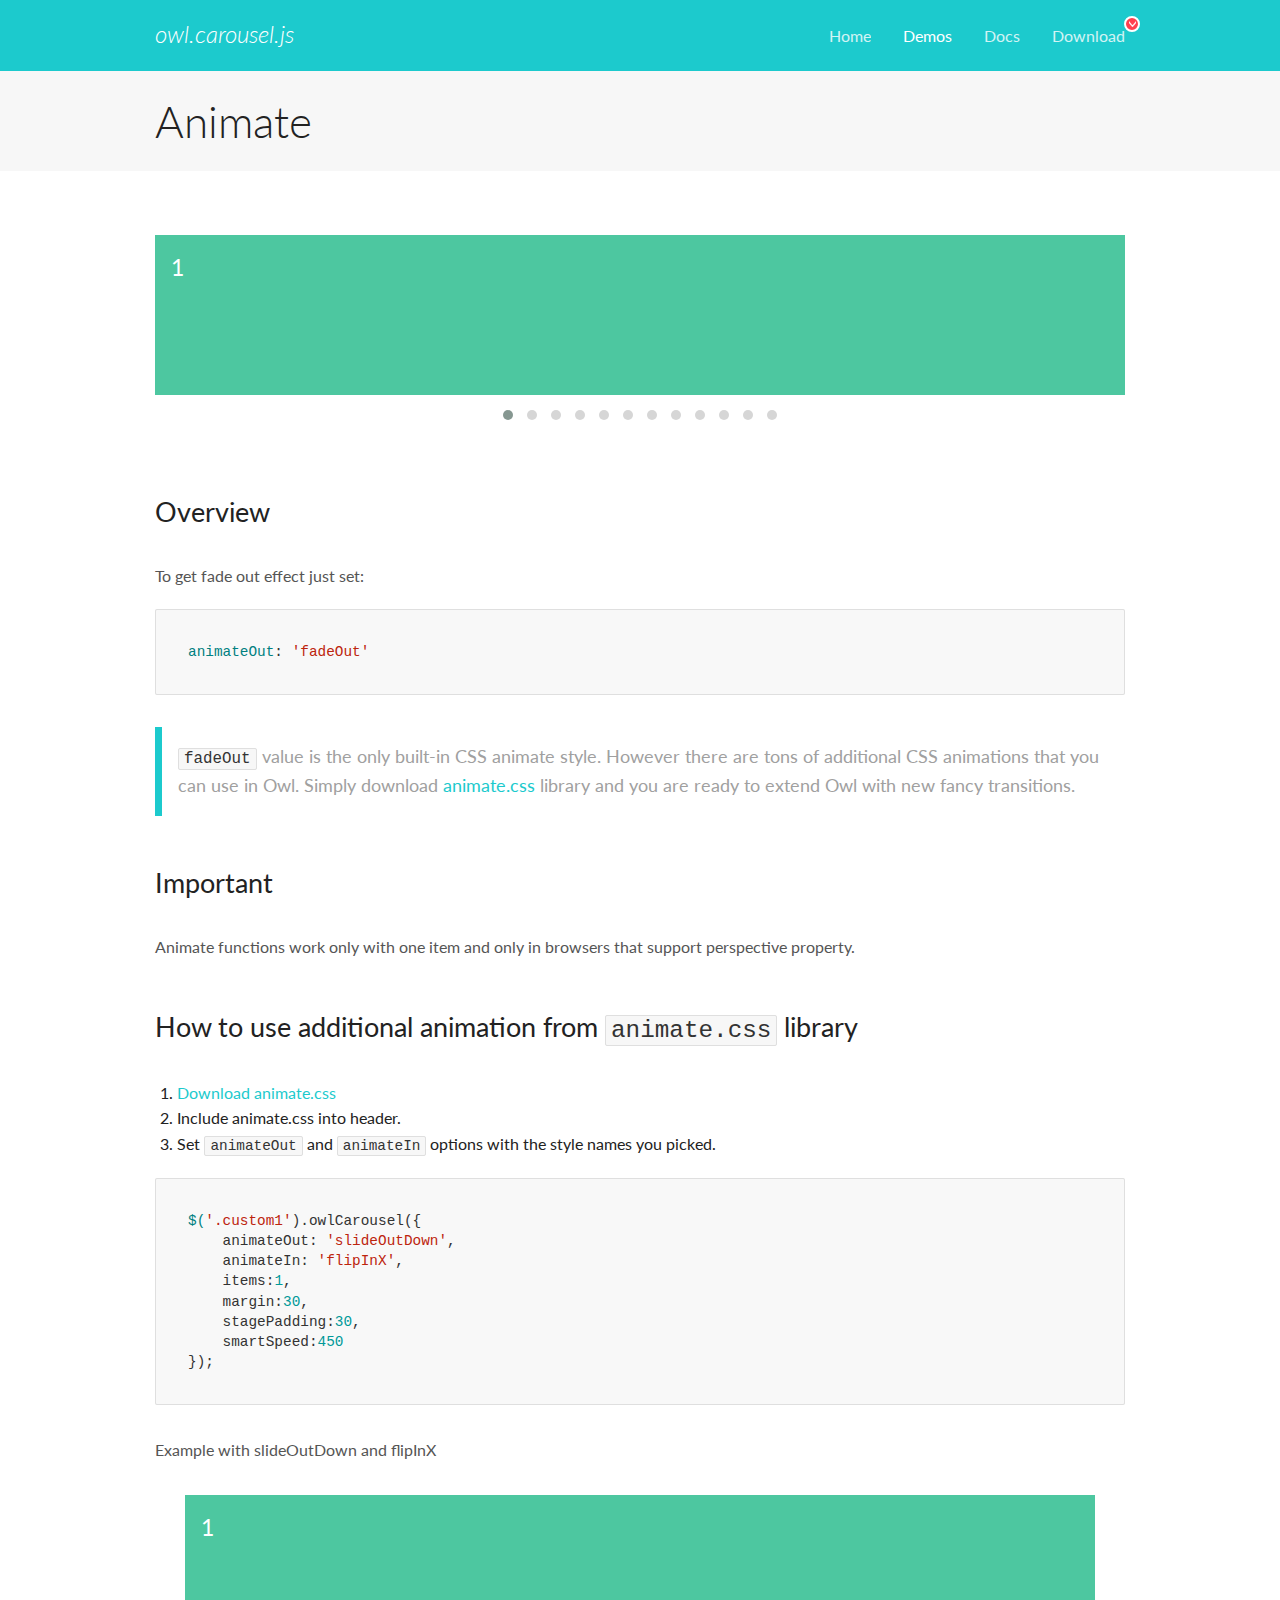
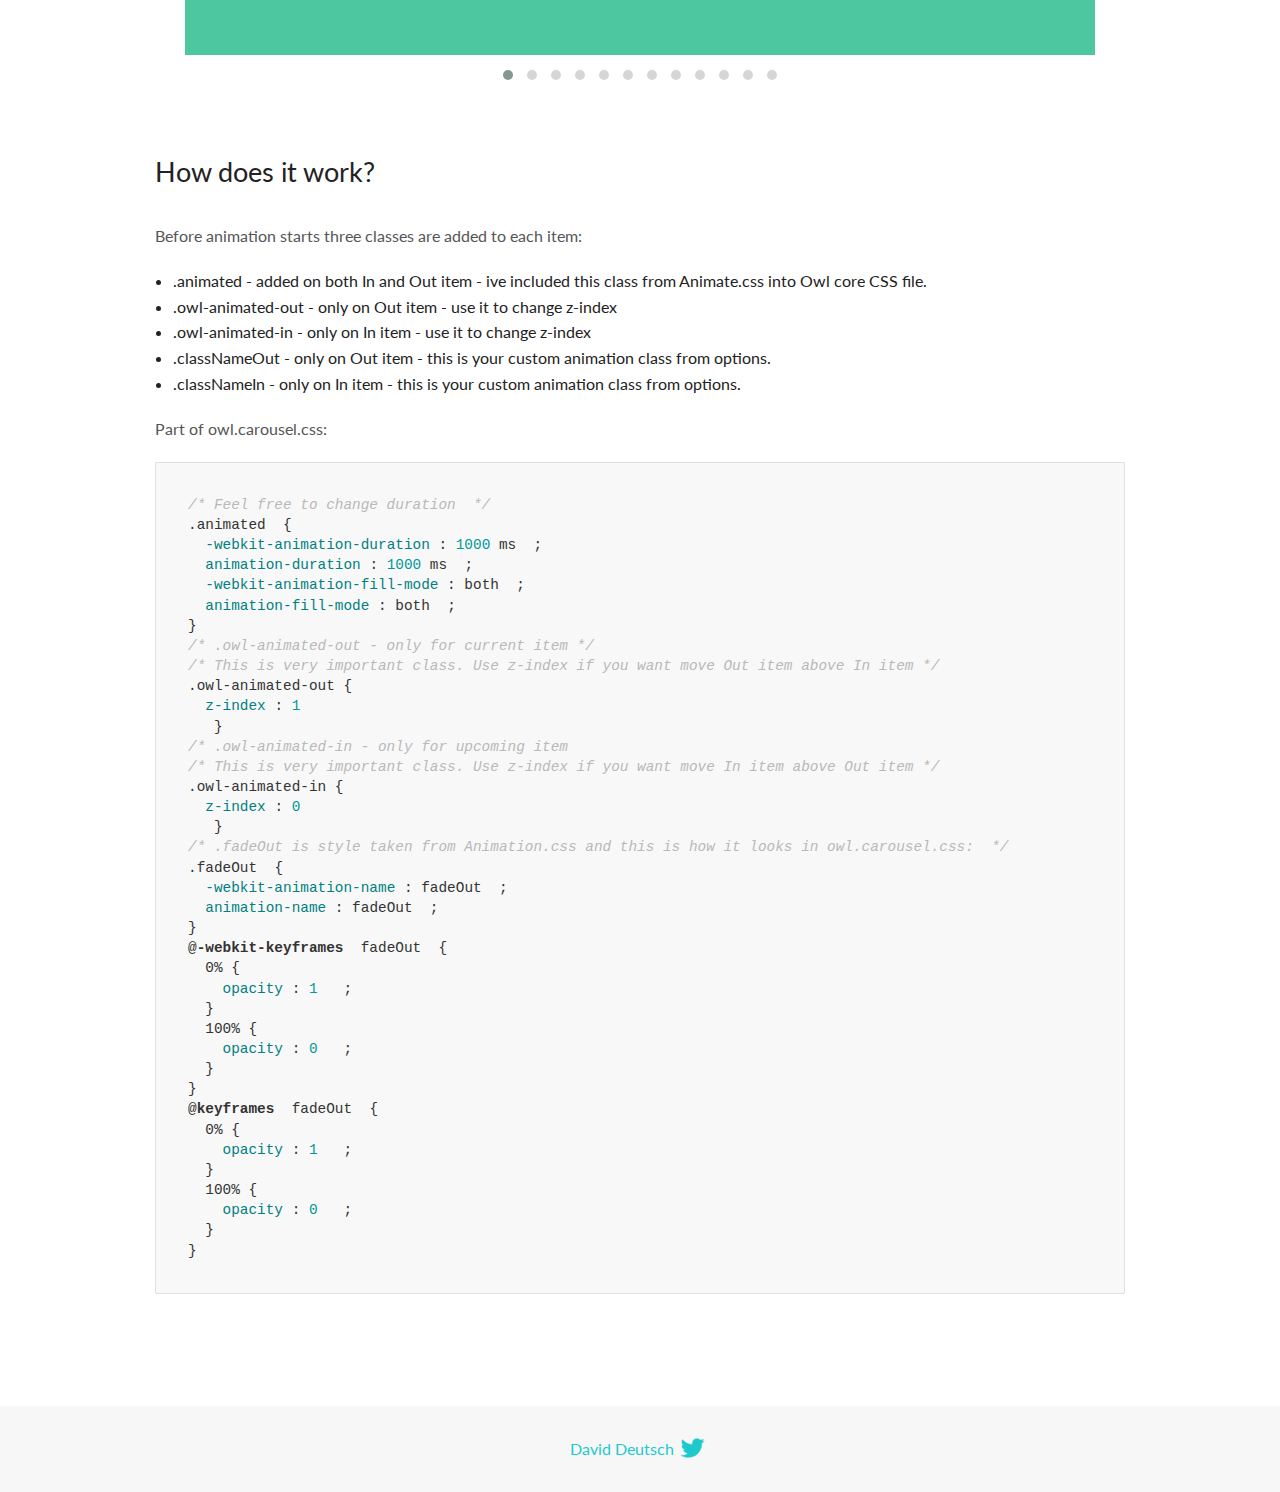
<file: 00-WebTools/OwlCarousel2-develop/OwlCarousel2-develop/docs/demos/animate.html>
<!DOCTYPE html>
<html lang="en">
  <head>

    <!-- head -->
    <meta charset="utf-8">
    <meta name="msapplication-tap-highlight" content="no" />
    <meta name="viewport" content="width=device-width, initial-scale=1.0" />
    <meta name="description" content="Animate carousel">
    <meta name="author" content="David Deutsch">
    <title>
      Animate Demo | Owl Carousel | 2.3.4
    </title>

    <!-- Stylesheets -->
    <link href='https://fonts.googleapis.com/css?family=Lato:300,400,700,400italic,300italic' rel='stylesheet' type='text/css'>
    <link rel="stylesheet" href="../assets/css/docs.theme.min.css">

    <!-- Owl Stylesheets -->
    <link rel="stylesheet" href="../assets/owlcarousel/assets/owl.carousel.min.css">
    <link rel="stylesheet" href="../assets/owlcarousel/assets/owl.theme.default.min.css">

    <!-- HTML5 shim and Respond.js IE8 support of HTML5 elements and media queries -->

    <!--[if lt IE 9]>
      <script src="https://oss.maxcdn.com/libs/html5shiv/3.7.0/html5shiv.js"></script>
      <script src="https://oss.maxcdn.com/libs/respond.js/1.3.0/respond.min.js"></script>
    <![endif]-->

    <!-- Favicons -->
    <link rel="apple-touch-icon-precomposed" sizes="144x144" href="../assets/ico/apple-touch-icon-144-precomposed.png">
    <link rel="shortcut icon" href="../assets/ico/favicon.png">
    <link rel="shortcut icon" href="favicon.ico">

    <!-- Yeah i know js should not be in header. Its required for demos.-->

    <!-- javascript -->
    <script src="../assets/vendors/jquery.min.js"></script>
    <script src="../assets/owlcarousel/owl.carousel.js"></script>
  </head>
  <body>

    <!-- header -->
    <header class="header">
      <div class="row">
        <div class="large-12 columns">
          <div class="brand left">
            <h3>
              <a href="/OwlCarousel2/">owl.carousel.js</a> 
            </h3>
          </div>
          <a id="toggle-nav" class="right">
            <span></span> <span></span> <span></span> 
          </a> 
          <div class="nav-bar">
            <ul class="clearfix">
              <li> <a href="/OwlCarousel2/index.html">Home</a>  </li>
              <li class="active">
                <a href="/OwlCarousel2/demos/demos.html">Demos</a> 
              </li>
              <li> <a href="/OwlCarousel2/docs/started-welcome.html">Docs</a>  </li>
              <li>
                <a href="https://github.com/OwlCarousel2/OwlCarousel2/archive/2.3.4.zip">Download</a> 
                <span class="download"></span> 
              </li>
            </ul>
          </div>
        </div>
      </div>
    </header>

    <!-- title -->
    <section class="title">
      <div class="row">
        <div class="large-12 columns">
          <h1>Animate</h1>
        </div>
      </div>
    </section>

    <!--  Demos -->
    <section id="demos">
      <div class="row">
        <div class="large-12 columns">
          <div class="fadeOut owl-carousel owl-theme">
            <div class="item">
              <h4>1</h4>
            </div>
            <div class="item">
              <h4>2</h4>
            </div>
            <div class="item">
              <h4>3</h4>
            </div>
            <div class="item">
              <h4>4</h4>
            </div>
            <div class="item">
              <h4>5</h4>
            </div>
            <div class="item">
              <h4>6</h4>
            </div>
            <div class="item">
              <h4>7</h4>
            </div>
            <div class="item">
              <h4>8</h4>
            </div>
            <div class="item">
              <h4>9</h4>
            </div>
            <div class="item">
              <h4>10</h4>
            </div>
            <div class="item">
              <h4>11</h4>
            </div>
            <div class="item">
              <h4>12</h4>
            </div>
          </div>
          <h3 id="overview">Overview</h3>
          <p>To get fade out effect just set:</p>
          <pre><code>animateOut: &#39;fadeOut&#39;</code></pre>
          <blockquote>
            <p><code>fadeOut</code> value is the only built-in CSS animate style. However there are tons of additional CSS animations that you can use in Owl. Simply download
              <a href="https://daneden.github.io/animate.css/">animate.css</a>  library and you are ready to extend Owl with new fancy transitions.</p>
          </blockquote>
          <h3 id="important">Important</h3>
          <p>Animate functions work only with one item and only in browsers that support perspective property.</p>
          <h3 id="how-to-use-additional-animation-from-animate-css-library">How to use additional animation from <code>animate.css</code> library</h3>
          <ol>
            <li> <a href="https://daneden.github.io/animate.css/">Download animate.css</a>  </li>
            <li>Include animate.css into header.</li>
            <li>Set <code>animateOut</code> and <code>animateIn</code> options with the style names you picked.</li>
          </ol>
          <pre><code>$(&#39;.custom1&#39;).owlCarousel({
    animateOut: &#39;slideOutDown&#39;,
    animateIn: &#39;flipInX&#39;,
    items:1,
    margin:30,
    stagePadding:30,
    smartSpeed:450
});</code></pre>
          <p>Example with slideOutDown and flipInX</p>
          <div class="custom1 owl-carousel owl-theme">
            <div class="item">
              <h4>1</h4>
            </div>
            <div class="item">
              <h4>2</h4>
            </div>
            <div class="item">
              <h4>3</h4>
            </div>
            <div class="item">
              <h4>4</h4>
            </div>
            <div class="item">
              <h4>5</h4>
            </div>
            <div class="item">
              <h4>6</h4>
            </div>
            <div class="item">
              <h4>7</h4>
            </div>
            <div class="item">
              <h4>8</h4>
            </div>
            <div class="item">
              <h4>9</h4>
            </div>
            <div class="item">
              <h4>10</h4>
            </div>
            <div class="item">
              <h4>11</h4>
            </div>
            <div class="item">
              <h4>12</h4>
            </div>
          </div>
          <h3 id="how-does-it-work-">How does it work?</h3>
          <p>Before animation starts three classes are added to each item:</p>
          <ul>
            <li>.animated - added on both In and Out item - ive included this class from Animate.css into Owl core CSS file.</li>
            <li>.owl-animated-out - only on Out item - use it to change z-index</li>
            <li>.owl-animated-in - only on In item - use it to change z-index</li>
            <li>.classNameOut - only on Out item - this is your custom animation class from options.</li>
            <li>.classNameIn - only on In item - this is your custom animation class from options.</li>
          </ul>
          <p>Part of owl.carousel.css:</p>
          <pre><code class="language-css"><span class="comment">/* Feel free to change duration  */</span> 
<span class="class">.animated</span>  <span class="rules">{
  <span class="rule"><span class="attribute">-webkit-animation-duration</span> :<span class="value"> <span class="number">1000</span> ms</span> </span> ;
  <span class="rule"><span class="attribute">animation-duration</span> :<span class="value"> <span class="number">1000</span> ms</span> </span> ;
  <span class="rule"><span class="attribute">-webkit-animation-fill-mode</span> :<span class="value"> both</span> </span> ;
  <span class="rule"><span class="attribute">animation-fill-mode</span> :<span class="value"> both</span> </span> ;
<span class="rule">}</span> </span> 
<span class="comment">/* .owl-animated-out - only for current item */</span> 
<span class="comment">/* This is very important class. Use z-index if you want move Out item above In item */</span> 
<span class="class">.owl-animated-out</span> <span class="rules">{
  <span class="rule"><span class="attribute">z-index</span> :<span class="value"> <span class="number">1</span> 
</span> </span> </span> }
<span class="comment">/* .owl-animated-in - only for upcoming item
/* This is very important class. Use z-index if you want move In item above Out item */</span> 
<span class="class">.owl-animated-in</span> <span class="rules">{
  <span class="rule"><span class="attribute">z-index</span> :<span class="value"> <span class="number">0</span> 
</span> </span> </span> }
<span class="comment">/* .fadeOut is style taken from Animation.css and this is how it looks in owl.carousel.css:  */</span> 
<span class="class">.fadeOut</span>  <span class="rules">{
  <span class="rule"><span class="attribute">-webkit-animation-name</span> :<span class="value"> fadeOut</span> </span> ;
  <span class="rule"><span class="attribute">animation-name</span> :<span class="value"> fadeOut</span> </span> ;
<span class="rule">}</span> </span> 
<span class="at_rule">@<span class="keyword">-webkit-keyframes</span>  fadeOut </span> {
  0% <span class="rules">{
    <span class="rule"><span class="attribute">opacity</span> :<span class="value"> <span class="number">1</span> </span> </span> ;
  <span class="rule">}</span> </span> 
  100% <span class="rules">{
    <span class="rule"><span class="attribute">opacity</span> :<span class="value"> <span class="number">0</span> </span> </span> ;
  <span class="rule">}</span> </span> 
}
<span class="at_rule">@<span class="keyword">keyframes</span>  fadeOut </span> {
  0% <span class="rules">{
    <span class="rule"><span class="attribute">opacity</span> :<span class="value"> <span class="number">1</span> </span> </span> ;
  <span class="rule">}</span> </span> 
  100% <span class="rules">{
    <span class="rule"><span class="attribute">opacity</span> :<span class="value"> <span class="number">0</span> </span> </span> ;
  <span class="rule">}</span> </span> 
}</code></pre>
          <link rel="stylesheet" href="../assets/css/animate.css">
          <script>
            jQuery(document).ready(function($) {
              $('.fadeOut').owlCarousel({
                items: 1,
                animateOut: 'fadeOut',
                loop: true,
                margin: 10,
              });
              $('.custom1').owlCarousel({
                animateOut: 'slideOutDown',
                animateIn: 'flipInX',
                items: 1,
                margin: 30,
                stagePadding: 30,
                smartSpeed: 450
              });
            });
          </script>
        </div>
      </div>
    </section>

    <!-- footer -->
    <footer class="footer">
      <div class="row">
        <div class="large-12 columns">
          <h5>
            <a href="/OwlCarousel2/docs/support-contact.html">David Deutsch</a> 
            <a id="custom-tweet-button" href="https://twitter.com/share?url=https://github.com/OwlCarousel2/OwlCarousel2&text=Owl Carousel - This is so awesome! " target="_blank"></a> 
          </h5>
        </div>
      </div>
    </footer>

    <!-- vendors -->
    <script src="../assets/vendors/highlight.js"></script>
    <script src="../assets/js/app.js"></script>
  </body>
</html>
</file>
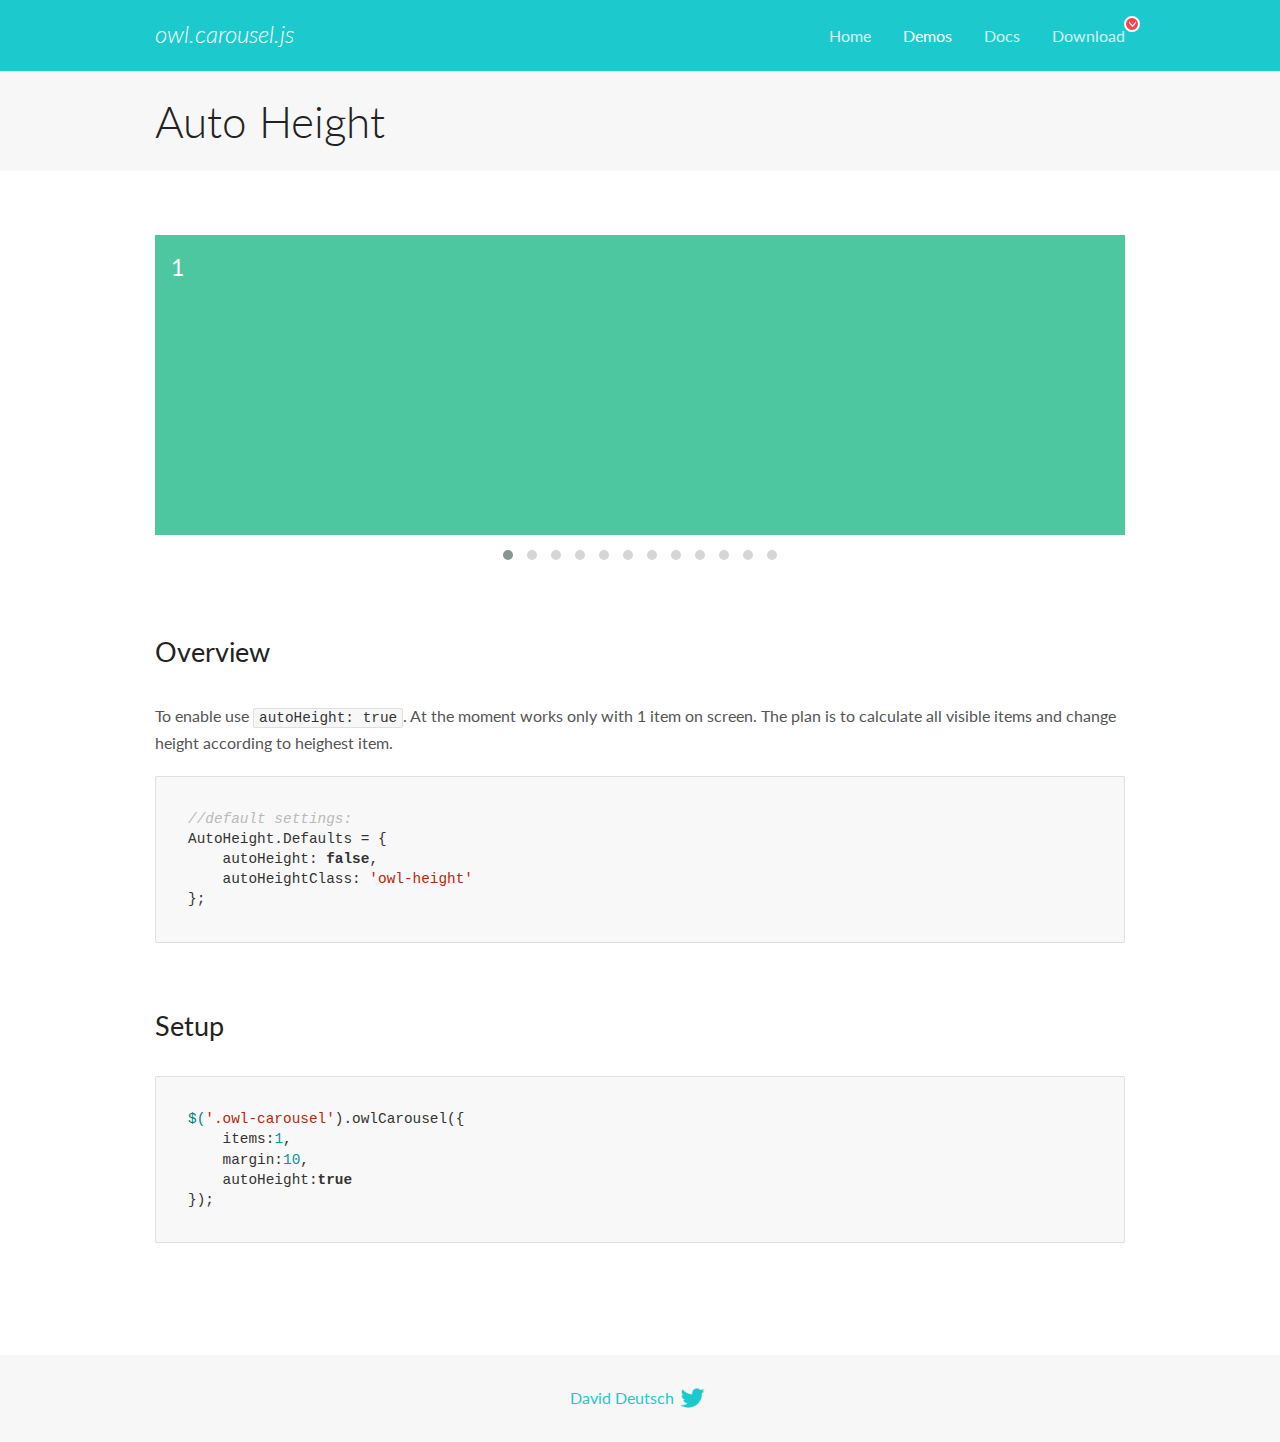
<file: 00-WebTools/OwlCarousel2-develop/OwlCarousel2-develop/docs/demos/autoheight.html>
<!DOCTYPE html>
<html lang="en">
  <head>

    <!-- head -->
    <meta charset="utf-8">
    <meta name="msapplication-tap-highlight" content="no" />
    <meta name="viewport" content="width=device-width, initial-scale=1.0" />
    <meta name="description" content="autoHeight usage demo">
    <meta name="author" content="David Deutsch">
    <title>
      Auto Height Demo | Owl Carousel | 2.3.4
    </title>

    <!-- Stylesheets -->
    <link href='https://fonts.googleapis.com/css?family=Lato:300,400,700,400italic,300italic' rel='stylesheet' type='text/css'>
    <link rel="stylesheet" href="../assets/css/docs.theme.min.css">

    <!-- Owl Stylesheets -->
    <link rel="stylesheet" href="../assets/owlcarousel/assets/owl.carousel.min.css">
    <link rel="stylesheet" href="../assets/owlcarousel/assets/owl.theme.default.min.css">

    <!-- HTML5 shim and Respond.js IE8 support of HTML5 elements and media queries -->

    <!--[if lt IE 9]>
      <script src="https://oss.maxcdn.com/libs/html5shiv/3.7.0/html5shiv.js"></script>
      <script src="https://oss.maxcdn.com/libs/respond.js/1.3.0/respond.min.js"></script>
    <![endif]-->

    <!-- Favicons -->
    <link rel="apple-touch-icon-precomposed" sizes="144x144" href="../assets/ico/apple-touch-icon-144-precomposed.png">
    <link rel="shortcut icon" href="../assets/ico/favicon.png">
    <link rel="shortcut icon" href="favicon.ico">

    <!-- Yeah i know js should not be in header. Its required for demos.-->

    <!-- javascript -->
    <script src="../assets/vendors/jquery.min.js"></script>
    <script src="../assets/owlcarousel/owl.carousel.js"></script>
  </head>
  <body>

    <!-- header -->
    <header class="header">
      <div class="row">
        <div class="large-12 columns">
          <div class="brand left">
            <h3>
              <a href="/OwlCarousel2/">owl.carousel.js</a> 
            </h3>
          </div>
          <a id="toggle-nav" class="right">
            <span></span> <span></span> <span></span> 
          </a> 
          <div class="nav-bar">
            <ul class="clearfix">
              <li> <a href="/OwlCarousel2/index.html">Home</a>  </li>
              <li class="active">
                <a href="/OwlCarousel2/demos/demos.html">Demos</a> 
              </li>
              <li> <a href="/OwlCarousel2/docs/started-welcome.html">Docs</a>  </li>
              <li>
                <a href="https://github.com/OwlCarousel2/OwlCarousel2/archive/2.3.4.zip">Download</a> 
                <span class="download"></span> 
              </li>
            </ul>
          </div>
        </div>
      </div>
    </header>

    <!-- title -->
    <section class="title">
      <div class="row">
        <div class="large-12 columns">
          <h1>Auto Height</h1>
        </div>
      </div>
    </section>

    <!--  Demos -->
    <section id="demos">
      <div class="row">
        <div class="large-12 columns">
          <div class="owl-carousel owl-theme">
            <div class="item" style="height:300px">
              <h4>1</h4>
            </div>
            <div class="item" style="height:100px">
              <h4>2</h4>
            </div>
            <div class="item" style="height:500px">
              <h4>3</h4>
            </div>
            <div class="item" style="height:250px">
              <h4>4</h4>
            </div>
            <div class="item" style="height:400px">
              <h4>5</h4>
            </div>
            <div class="item" style="height:500px">
              <h4>6</h4>
            </div>
            <div class="item" style="height:600px">
              <h4>7</h4>
            </div>
            <div class="item" style="height:400px">
              <h4>8</h4>
            </div>
            <div class="item" style="height:300px">
              <h4>9</h4>
            </div>
            <div class="item" style="height:350px">
              <h4>10</h4>
            </div>
            <div class="item" style="height:200px">
              <h4>11</h4>
            </div>
            <div class="item" style="height:150px">
              <h4>12</h4>
            </div>
          </div>
          <h3 id="overview">Overview</h3>
          <p>To enable use <code>autoHeight: true</code>. At the moment works only with 1 item on screen. The plan is to calculate all visible items and change height according to heighest item.</p>
          <pre><code>//default settings:
AutoHeight.Defaults = {
    autoHeight: false,
    autoHeightClass: &#39;owl-height&#39;
};</code></pre>
          <h3 id="setup">Setup</h3>
          <pre><code>$(&#39;.owl-carousel&#39;).owlCarousel({
    items:1,
    margin:10,
    autoHeight:true
});</code></pre>
          <script>
            $(document).ready(function() {
              $('.owl-carousel').owlCarousel({
                items: 1,
                margin: 10,
                autoHeight: true
              });
            })
          </script>
        </div>
      </div>
    </section>

    <!-- footer -->
    <footer class="footer">
      <div class="row">
        <div class="large-12 columns">
          <h5>
            <a href="/OwlCarousel2/docs/support-contact.html">David Deutsch</a> 
            <a id="custom-tweet-button" href="https://twitter.com/share?url=https://github.com/OwlCarousel2/OwlCarousel2&text=Owl Carousel - This is so awesome! " target="_blank"></a> 
          </h5>
        </div>
      </div>
    </footer>

    <!-- vendors -->
    <script src="../assets/vendors/highlight.js"></script>
    <script src="../assets/js/app.js"></script>
  </body>
</html>
</file>
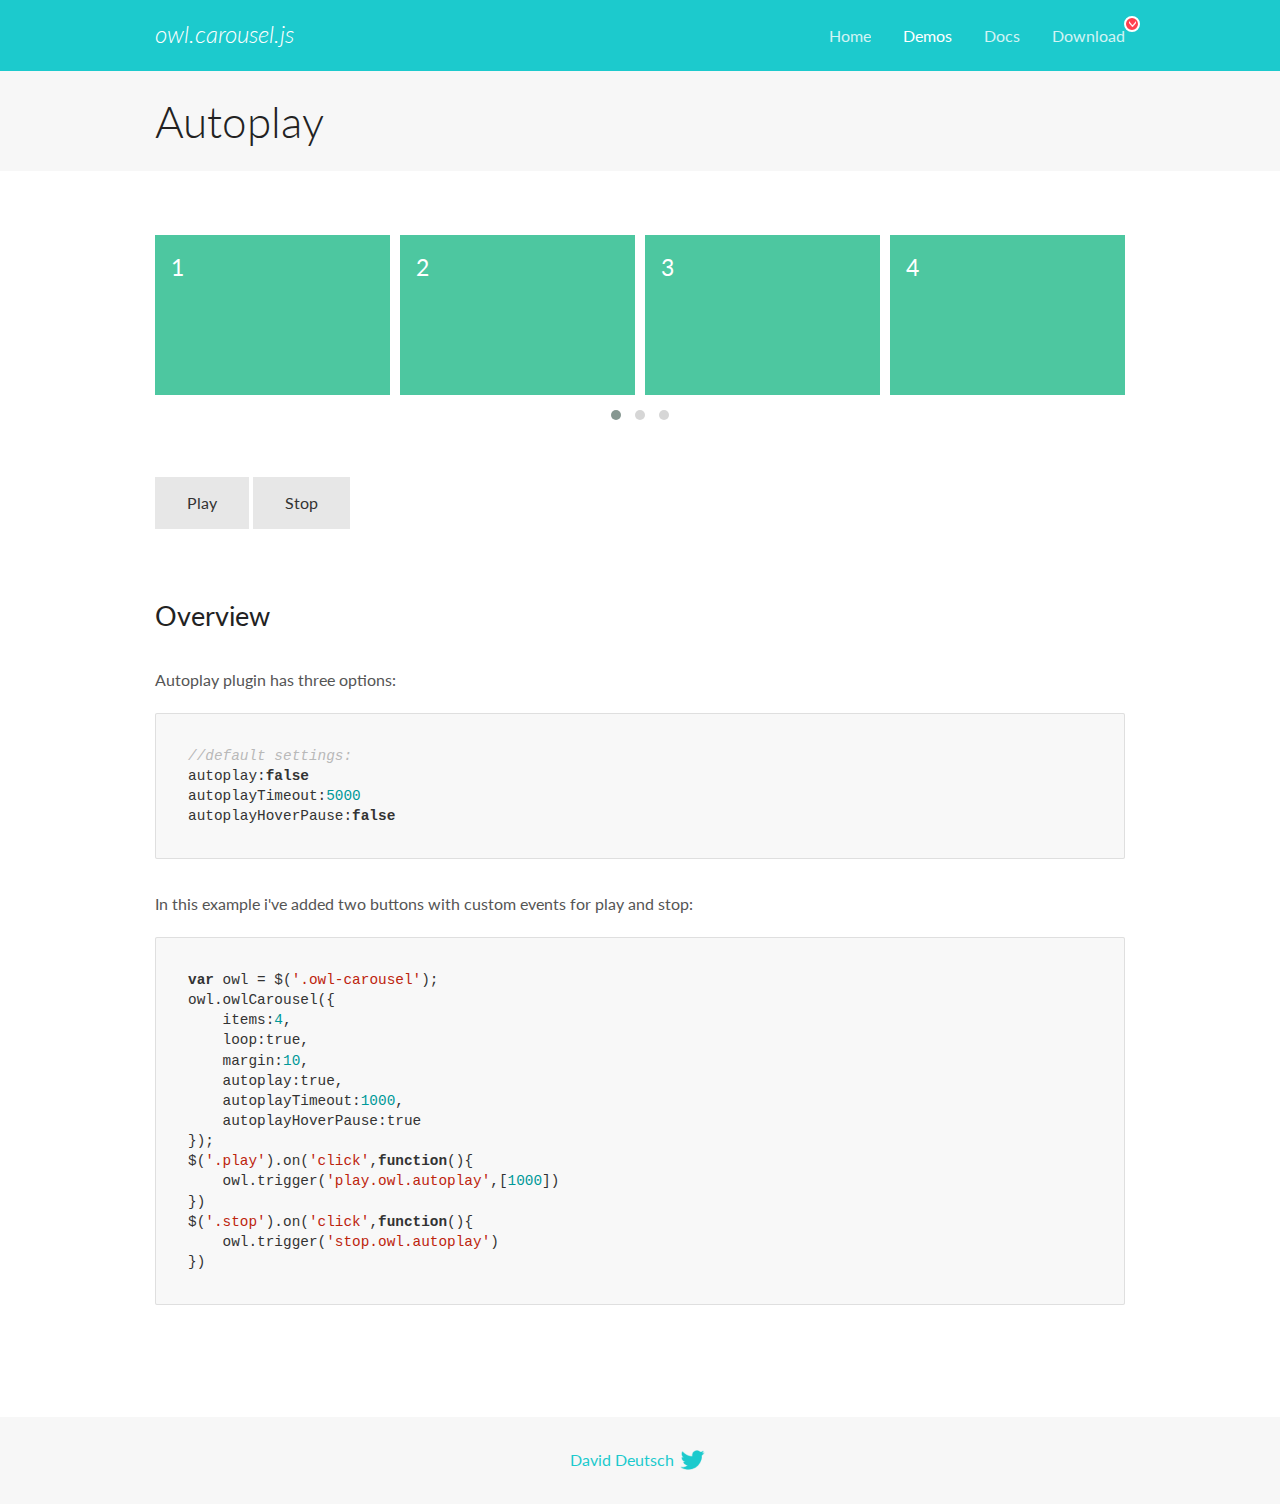
<file: 00-WebTools/OwlCarousel2-develop/OwlCarousel2-develop/docs/demos/autoplay.html>
<!DOCTYPE html>
<html lang="en">
  <head>

    <!-- head -->
    <meta charset="utf-8">
    <meta name="msapplication-tap-highlight" content="no" />
    <meta name="viewport" content="width=device-width, initial-scale=1.0" />
    <meta name="description" content="Autoplay usage demo">
    <meta name="author" content="David Deutsch">
    <title>
      Autoplay Demo | Owl Carousel | 2.3.4
    </title>

    <!-- Stylesheets -->
    <link href='https://fonts.googleapis.com/css?family=Lato:300,400,700,400italic,300italic' rel='stylesheet' type='text/css'>
    <link rel="stylesheet" href="../assets/css/docs.theme.min.css">

    <!-- Owl Stylesheets -->
    <link rel="stylesheet" href="../assets/owlcarousel/assets/owl.carousel.min.css">
    <link rel="stylesheet" href="../assets/owlcarousel/assets/owl.theme.default.min.css">

    <!-- HTML5 shim and Respond.js IE8 support of HTML5 elements and media queries -->

    <!--[if lt IE 9]>
      <script src="https://oss.maxcdn.com/libs/html5shiv/3.7.0/html5shiv.js"></script>
      <script src="https://oss.maxcdn.com/libs/respond.js/1.3.0/respond.min.js"></script>
    <![endif]-->

    <!-- Favicons -->
    <link rel="apple-touch-icon-precomposed" sizes="144x144" href="../assets/ico/apple-touch-icon-144-precomposed.png">
    <link rel="shortcut icon" href="../assets/ico/favicon.png">
    <link rel="shortcut icon" href="favicon.ico">

    <!-- Yeah i know js should not be in header. Its required for demos.-->

    <!-- javascript -->
    <script src="../assets/vendors/jquery.min.js"></script>
    <script src="../assets/owlcarousel/owl.carousel.js"></script>
  </head>
  <body>

    <!-- header -->
    <header class="header">
      <div class="row">
        <div class="large-12 columns">
          <div class="brand left">
            <h3>
              <a href="/OwlCarousel2/">owl.carousel.js</a> 
            </h3>
          </div>
          <a id="toggle-nav" class="right">
            <span></span> <span></span> <span></span> 
          </a> 
          <div class="nav-bar">
            <ul class="clearfix">
              <li> <a href="/OwlCarousel2/index.html">Home</a>  </li>
              <li class="active">
                <a href="/OwlCarousel2/demos/demos.html">Demos</a> 
              </li>
              <li> <a href="/OwlCarousel2/docs/started-welcome.html">Docs</a>  </li>
              <li>
                <a href="https://github.com/OwlCarousel2/OwlCarousel2/archive/2.3.4.zip">Download</a> 
                <span class="download"></span> 
              </li>
            </ul>
          </div>
        </div>
      </div>
    </header>

    <!-- title -->
    <section class="title">
      <div class="row">
        <div class="large-12 columns">
          <h1>Autoplay</h1>
        </div>
      </div>
    </section>

    <!--  Demos -->
    <section id="demos">
      <div class="row">
        <div class="large-12 columns">
          <div class="owl-carousel owl-theme">
            <div class="item">
              <h4>1</h4>
            </div>
            <div class="item">
              <h4>2</h4>
            </div>
            <div class="item">
              <h4>3</h4>
            </div>
            <div class="item">
              <h4>4</h4>
            </div>
            <div class="item">
              <h4>5</h4>
            </div>
            <div class="item">
              <h4>6</h4>
            </div>
            <div class="item">
              <h4>7</h4>
            </div>
            <div class="item">
              <h4>8</h4>
            </div>
            <div class="item">
              <h4>9</h4>
            </div>
            <div class="item">
              <h4>10</h4>
            </div>
            <div class="item">
              <h4>11</h4>
            </div>
            <div class="item">
              <h4>12</h4>
            </div>
          </div>
          <a class="button secondary play">Play</a> 
          <a class="button secondary stop">Stop</a> 
          <h3 id="overview">Overview</h3>
          <p>Autoplay plugin has three options:</p>
          <pre><code>//default settings:
autoplay:false
autoplayTimeout:5000
autoplayHoverPause:false</code></pre>
          <p>In this example i&#39;ve added two buttons with custom events for play and stop:</p>
          <pre><code>var owl = $(&#39;.owl-carousel&#39;);
owl.owlCarousel({
    items:4,
    loop:true,
    margin:10,
    autoplay:true,
    autoplayTimeout:1000,
    autoplayHoverPause:true
});
$(&#39;.play&#39;).on(&#39;click&#39;,function(){
    owl.trigger(&#39;play.owl.autoplay&#39;,[1000])
})
$(&#39;.stop&#39;).on(&#39;click&#39;,function(){
    owl.trigger(&#39;stop.owl.autoplay&#39;)
})</code></pre>
          <script>
            $(document).ready(function() {
              var owl = $('.owl-carousel');
              owl.owlCarousel({
                items: 4,
                loop: true,
                margin: 10,
                autoplay: true,
                autoplayTimeout: 1000,
                autoplayHoverPause: true
              });
              $('.play').on('click', function() {
                owl.trigger('play.owl.autoplay', [1000])
              })
              $('.stop').on('click', function() {
                owl.trigger('stop.owl.autoplay')
              })
            })
          </script>
        </div>
      </div>
    </section>

    <!-- footer -->
    <footer class="footer">
      <div class="row">
        <div class="large-12 columns">
          <h5>
            <a href="/OwlCarousel2/docs/support-contact.html">David Deutsch</a> 
            <a id="custom-tweet-button" href="https://twitter.com/share?url=https://github.com/OwlCarousel2/OwlCarousel2&text=Owl Carousel - This is so awesome! " target="_blank"></a> 
          </h5>
        </div>
      </div>
    </footer>

    <!-- vendors -->
    <script src="../assets/vendors/highlight.js"></script>
    <script src="../assets/js/app.js"></script>
  </body>
</html>
</file>
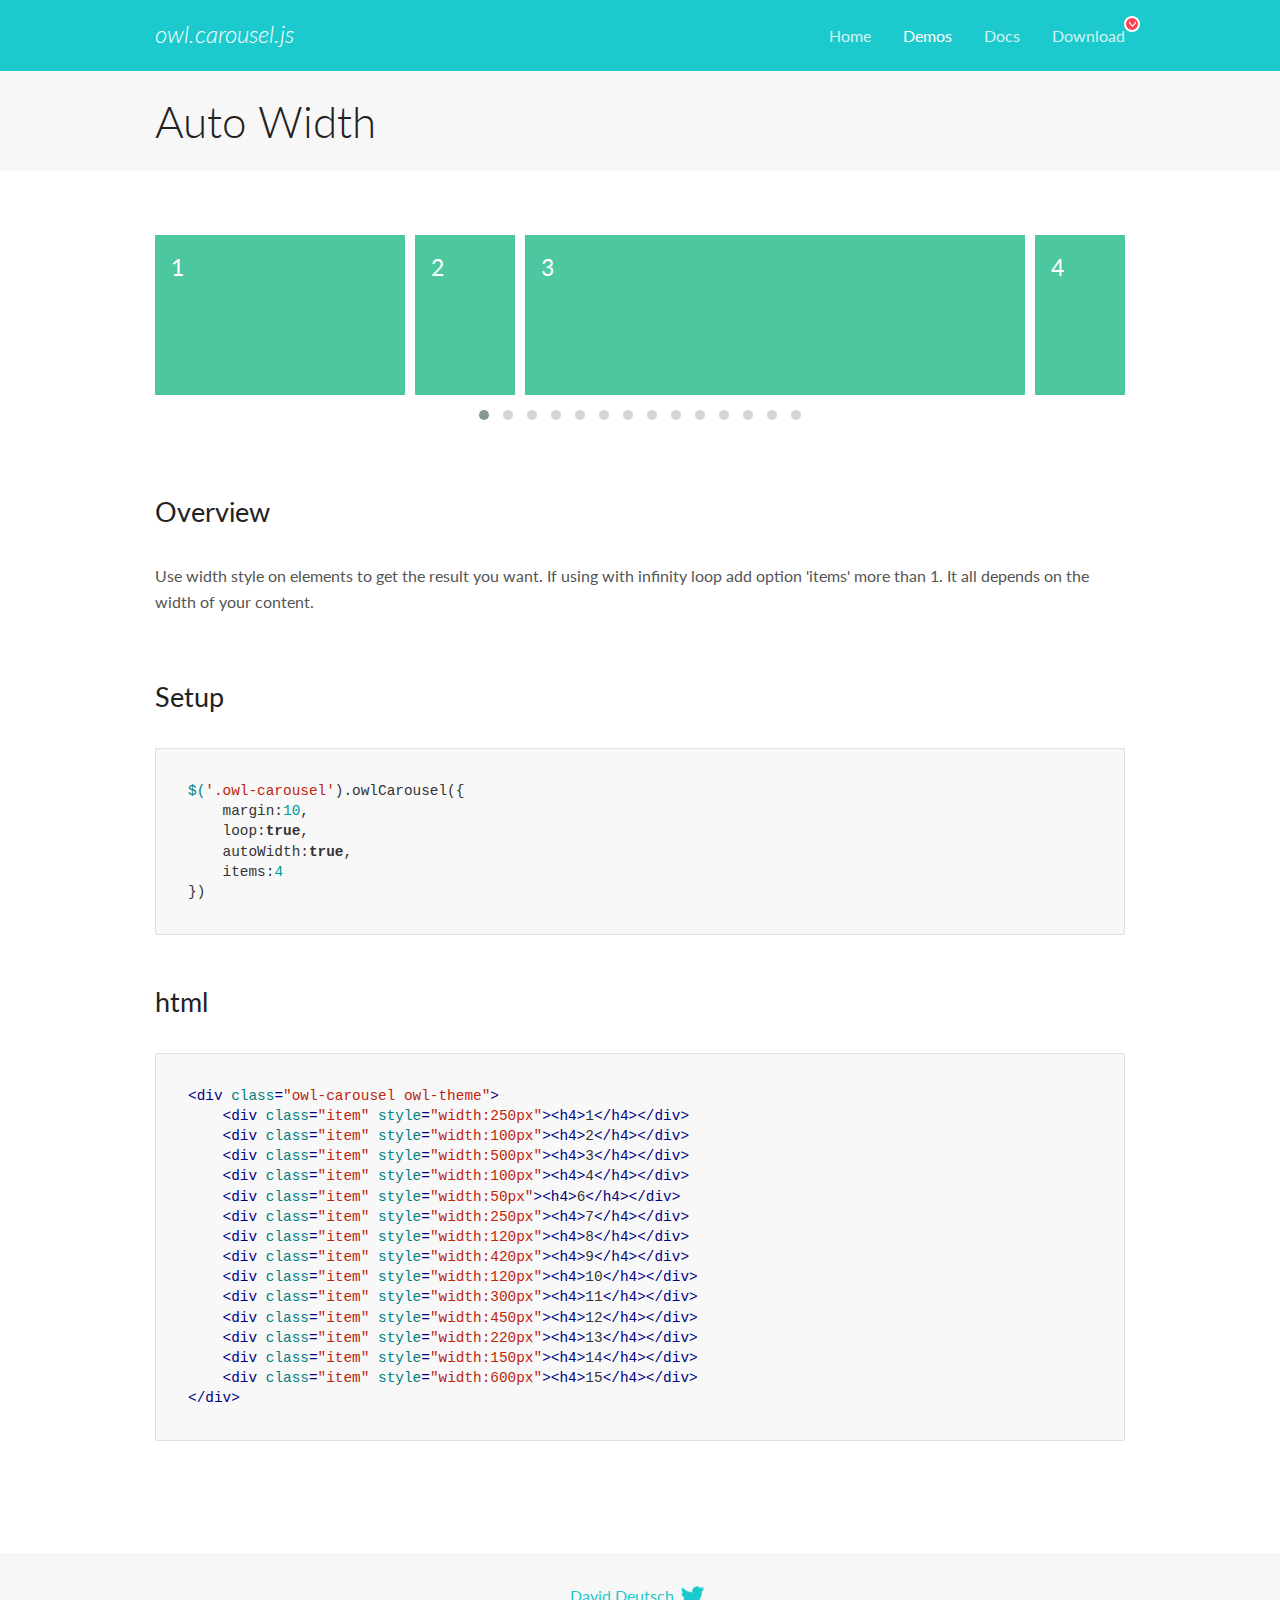
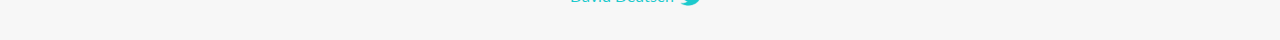
<file: 00-WebTools/OwlCarousel2-develop/OwlCarousel2-develop/docs/demos/autowidth.html>
<!DOCTYPE html>
<html lang="en">
  <head>

    <!-- head -->
    <meta charset="utf-8">
    <meta name="msapplication-tap-highlight" content="no" />
    <meta name="viewport" content="width=device-width, initial-scale=1.0" />
    <meta name="description" content="Auto Width">
    <meta name="author" content="David Deutsch">
    <title>
      Auto Width Demo | Owl Carousel | 2.3.4
    </title>

    <!-- Stylesheets -->
    <link href='https://fonts.googleapis.com/css?family=Lato:300,400,700,400italic,300italic' rel='stylesheet' type='text/css'>
    <link rel="stylesheet" href="../assets/css/docs.theme.min.css">

    <!-- Owl Stylesheets -->
    <link rel="stylesheet" href="../assets/owlcarousel/assets/owl.carousel.min.css">
    <link rel="stylesheet" href="../assets/owlcarousel/assets/owl.theme.default.min.css">

    <!-- HTML5 shim and Respond.js IE8 support of HTML5 elements and media queries -->

    <!--[if lt IE 9]>
      <script src="https://oss.maxcdn.com/libs/html5shiv/3.7.0/html5shiv.js"></script>
      <script src="https://oss.maxcdn.com/libs/respond.js/1.3.0/respond.min.js"></script>
    <![endif]-->

    <!-- Favicons -->
    <link rel="apple-touch-icon-precomposed" sizes="144x144" href="../assets/ico/apple-touch-icon-144-precomposed.png">
    <link rel="shortcut icon" href="../assets/ico/favicon.png">
    <link rel="shortcut icon" href="favicon.ico">

    <!-- Yeah i know js should not be in header. Its required for demos.-->

    <!-- javascript -->
    <script src="../assets/vendors/jquery.min.js"></script>
    <script src="../assets/owlcarousel/owl.carousel.js"></script>
  </head>
  <body>

    <!-- header -->
    <header class="header">
      <div class="row">
        <div class="large-12 columns">
          <div class="brand left">
            <h3>
              <a href="/OwlCarousel2/">owl.carousel.js</a> 
            </h3>
          </div>
          <a id="toggle-nav" class="right">
            <span></span> <span></span> <span></span> 
          </a> 
          <div class="nav-bar">
            <ul class="clearfix">
              <li> <a href="/OwlCarousel2/index.html">Home</a>  </li>
              <li class="active">
                <a href="/OwlCarousel2/demos/demos.html">Demos</a> 
              </li>
              <li> <a href="/OwlCarousel2/docs/started-welcome.html">Docs</a>  </li>
              <li>
                <a href="https://github.com/OwlCarousel2/OwlCarousel2/archive/2.3.4.zip">Download</a> 
                <span class="download"></span> 
              </li>
            </ul>
          </div>
        </div>
      </div>
    </header>

    <!-- title -->
    <section class="title">
      <div class="row">
        <div class="large-12 columns">
          <h1>Auto Width</h1>
        </div>
      </div>
    </section>

    <!--  Demos -->
    <section id="demos">
      <div class="row">
        <div class="large-12 columns">
          <div class="owl-carousel owl-theme">
            <div class="item" style="width:250px">
              <h4>1</h4>
            </div>
            <div class="item" style="width:100px">
              <h4>2</h4>
            </div>
            <div class="item" style="width:500px">
              <h4>3</h4>
            </div>
            <div class="item" style="width:100px">
              <h4>4</h4>
            </div>
            <div class="item" style="width:50px">
              <h4>6</h4>
            </div>
            <div class="item" style="width:250px">
              <h4>7</h4>
            </div>
            <div class="item" style="width:120px">
              <h4>8</h4>
            </div>
            <div class="item" style="width:420px">
              <h4>9</h4>
            </div>
            <div class="item" style="width:120px">
              <h4>10</h4>
            </div>
            <div class="item" style="width:300px">
              <h4>11</h4>
            </div>
            <div class="item" style="width:450px">
              <h4>12</h4>
            </div>
            <div class="item" style="width:220px">
              <h4>13</h4>
            </div>
            <div class="item" style="width:150px">
              <h4>14</h4>
            </div>
            <div class="item" style="width:600px">
              <h4>15</h4>
            </div>
          </div>
          <h3 id="overview">Overview</h3>
          <p>Use width style on elements to get the result you want. If using with infinity loop add option &#39;items&#39; more than 1. It all depends on the width of your content.</p>
          <h3 id="setup">Setup</h3>
          <pre><code>$(&#39;.owl-carousel&#39;).owlCarousel({
    margin:10,
    loop:true,
    autoWidth:true,
    items:4
})</code></pre>
          <h3 id="html">html</h3>
          <pre><code>&lt;div class=&quot;owl-carousel owl-theme&quot;&gt;
    &lt;div class=&quot;item&quot; style=&quot;width:250px&quot;&gt;&lt;h4&gt;1&lt;/h4&gt;&lt;/div&gt;
    &lt;div class=&quot;item&quot; style=&quot;width:100px&quot;&gt;&lt;h4&gt;2&lt;/h4&gt;&lt;/div&gt;
    &lt;div class=&quot;item&quot; style=&quot;width:500px&quot;&gt;&lt;h4&gt;3&lt;/h4&gt;&lt;/div&gt;
    &lt;div class=&quot;item&quot; style=&quot;width:100px&quot;&gt;&lt;h4&gt;4&lt;/h4&gt;&lt;/div&gt;
    &lt;div class=&quot;item&quot; style=&quot;width:50px&quot;&gt;&lt;h4&gt;6&lt;/h4&gt;&lt;/div&gt;
    &lt;div class=&quot;item&quot; style=&quot;width:250px&quot;&gt;&lt;h4&gt;7&lt;/h4&gt;&lt;/div&gt;
    &lt;div class=&quot;item&quot; style=&quot;width:120px&quot;&gt;&lt;h4&gt;8&lt;/h4&gt;&lt;/div&gt;
    &lt;div class=&quot;item&quot; style=&quot;width:420px&quot;&gt;&lt;h4&gt;9&lt;/h4&gt;&lt;/div&gt;
    &lt;div class=&quot;item&quot; style=&quot;width:120px&quot;&gt;&lt;h4&gt;10&lt;/h4&gt;&lt;/div&gt;
    &lt;div class=&quot;item&quot; style=&quot;width:300px&quot;&gt;&lt;h4&gt;11&lt;/h4&gt;&lt;/div&gt;
    &lt;div class=&quot;item&quot; style=&quot;width:450px&quot;&gt;&lt;h4&gt;12&lt;/h4&gt;&lt;/div&gt;
    &lt;div class=&quot;item&quot; style=&quot;width:220px&quot;&gt;&lt;h4&gt;13&lt;/h4&gt;&lt;/div&gt;
    &lt;div class=&quot;item&quot; style=&quot;width:150px&quot;&gt;&lt;h4&gt;14&lt;/h4&gt;&lt;/div&gt;
    &lt;div class=&quot;item&quot; style=&quot;width:600px&quot;&gt;&lt;h4&gt;15&lt;/h4&gt;&lt;/div&gt;
&lt;/div&gt;</code></pre>
          <script>
            $(document).ready(function() {
              $('.owl-carousel').owlCarousel({
                margin: 10,
                loop: true,
                autoWidth: true,
                items: 4
              })
            })
          </script>
        </div>
      </div>
    </section>

    <!-- footer -->
    <footer class="footer">
      <div class="row">
        <div class="large-12 columns">
          <h5>
            <a href="/OwlCarousel2/docs/support-contact.html">David Deutsch</a> 
            <a id="custom-tweet-button" href="https://twitter.com/share?url=https://github.com/OwlCarousel2/OwlCarousel2&text=Owl Carousel - This is so awesome! " target="_blank"></a> 
          </h5>
        </div>
      </div>
    </footer>

    <!-- vendors -->
    <script src="../assets/vendors/highlight.js"></script>
    <script src="../assets/js/app.js"></script>
  </body>
</html>
</file>
<file: 02-SampleWeb-Demo002/asset/css/common.css>
/*Suil
@import url(//fonts.googleapis.com/earlyaccess/notosansjapanese.css);
@import url(//fonts.googleapis.com/css?family=Lato:400,700,900);
@import url(//fonts.googleapis.com/css?family=Roboto+Condensed:400,400i);
*/

@charset "UTF-8";

/* element */


/* http://meyerweb.com/eric/tools/css/reset/
   v2.0 | 20110126
   License: none (public domain)
*/

html,
body,
div,
span,
applet,
object,
iframe,
h1,
h2,
h3,
h4,
h5,
h6,
p,
blockquote,
pre,
a,
abbr,
acronym,
address,
big,
cite,
code,
del,
dfn,
em,
img,
ins,
kbd,
q,
s,
samp,
small,
strike,
strong,
sub,
sup,
tt,
var,
b,
u,
i,
center,
dl,
dt,
dd,
ol,
ul,
li,
fieldset,
form,
label,
legend,
table,
caption,
tbody,
tfoot,
thead,
tr,
th,
td,
article,
aside,
canvas,
details,
embed,
figure,
figcaption,
footer,
header,
hgroup,
menu,
nav,
output,
ruby,
section,
summary,
time,
mark,
audio,
video {
    margin: 0;
    padding: 0;
    border: 0;
    font-size: 100%;
    font: inherit;
    vertical-align: baseline;
}


/* HTML5 display-role reset for older browsers */

article,
aside,
details,
figcaption,
figure,
footer,
header,
hgroup,
menu,
nav,
section {
    display: block;
}

body {
    line-height: 1;
}

ol,
ul {
    list-style: none;
}

blockquote,
q {
    quotes: none;
}

blockquote:before,
blockquote:after,
q:before,
q:after {
    content: '';
    content: none;
}

table {
    border-collapse: collapse;
    border-spacing: 0;
}

html {
    font-size: 62.5%;
    overflow: auto;
    -webkit-text-size-adjust: 100%;
}

body {
    color: #666;
    font-size: 13px;
    font-size: 1.3rem;
    font-family: "Noto Sans Japanese", "ヒラギノ角ゴ Pro", "Hiragino Kaku Gothic Pro", "メイリオ", "Meiryo", sans-serif;
    letter-spacing: .1em;
    line-height: 1.5;
    background: #fff;
    word-break: break-all;
    word-wrap: break-word;
    overflow-wrap: break-word;
    position: relative;
}

body.is-nav-open {
    overflow: hidden;
}

main {
    display: block;
}

a {
    color: #2d88b9;
    text-decoration: underline;
}

img {
    vertical-align: bottom;
    max-width: 100%;
}

hr {
    display: block;
    margin: 0;
    border: none;
}

strong {
    font-weight: bold;
}

sup {
    font-size: 60%;
    vertical-align: text-top;
    margin: 0 .25em;
}

label {
    display: inline-block;
    cursor: pointer;
}

input,
textarea,
select,
button {
    font-family: "Noto Sans Japanese", "ヒラギノ角ゴ Pro", "Hiragino Kaku Gothic Pro", "メイリオ", "Meiryo", sans-serif;
    font-size: 14px;
    font-size: 1.4rem;
    margin: 0;
    padding: 0;
    border: none;
    box-sizing: border-box;
}

input:focus,
textarea:focus,
select:focus,
button:focus {
    outline: none;
}

input[type="submit"],
select,
button {
    background: transparent;
    cursor: pointer;
}

textarea {
    height: 8em;
    resize: none;
}

h1,
h2,
h3,
h4,
h5,
h6 {
    letter-spacing: .15em;
    margin-bottom: 1em;
}

p,
ul,
ol,
dl {
    margin-bottom: 1.5em;
}


/* layout */

.l-header {
    width: 100%;
    position: absolute;
}

.l-header-inner {
    display: -webkit-box;
    display: flex;
    -webkit-box-align: center;
    align-items: center;
    -webkit-box-pack: justify;
    justify-content: space-between;
    padding: 14px 20px;
}

.l-header-logo {
    line-height: 1;
    width: 44px;
    position: relative;
    z-index: 2;
}

.l-header-logo>a {
    text-indent: 100%;
    white-space: nowrap;
    overflow: hidden;
    background: url("../../asset/img/logo.png") no-repeat;
    background-size: 100%;
    display: block;
    height: 42px;
}

.l-header-nav {
    position: fixed;
    top: 0;
    right: 0;
    z-index: 1000;
}

.l-header-menu>button {
    text-indent: 100%;
    white-space: nowrap;
    overflow: hidden;
    background: url("data:image/svg+xml;charset=utf8,%3Csvg%20xmlns%3D%22http%3A%2F%2Fwww.w3.org%2F2000%2Fsvg%22%20width%3D%2246%22%20height%3D%2237%22%3E%20%3Cpath%20d%3D%22M0%2031H46V37H0zM0%2015H46V21H0zM0%200H46V6H0z%22%20class%3D%22cls-1%22%20data-name%3D%22bar%22%2F%3E%3C%2Fsvg%3E") no-repeat 50% 50%;
    background-size: 23px auto;
    vertical-align: middle;
    width: 70px;
    height: 70px;
}

.l-header-drawer {
    background: #fff;
    width: 100%;
    height: 0;
    position: fixed;
    top: 0;
    left: 0;
    right: 0;
    bottom: 0;
    z-index: 1000;
    opacity: 0;
    -ms-filter: "progid:DXImageTransform.Microsoft.Alpha(Opacity=0)";
    -webkit-transition: 0.3s;
    transition: 0.3s;
}

.is-nav-open .l-header-drawer {
    height: 100%;
    opacity: 1;
    -ms-filter: "progid:DXImageTransform.Microsoft.Alpha(Opacity=100)";
}

.l-header-drawer-inner {
    width: 100%;
    height: 100%;
    position: absolute;
    top: 0;
    left: 0;
    overflow: scroll;
}

.l-header-drawer-logo {
    padding: 14px 20px;
}

.l-header-drawer-close {
    position: absolute;
    top: 0;
    right: 0;
}

.l-header-drawer-close>button {
    text-indent: 100%;
    white-space: nowrap;
    overflow: hidden;
    background: url("data:image/svg+xml;charset=utf8,%3Csvg%20xmlns%3D%22http%3A%2F%2Fwww.w3.org%2F2000%2Fsvg%22%20width%3D%2237%22%20height%3D%2237%22%3E%20%3Cpath%20fill%3D%22%231d2a4d%22%20fill-rule%3D%22evenodd%22%20d%3D%22M698.385%2C84.142l-4.242%2C4.242L680%2C74.242%2C665.858%2C88.385l-4.243-4.243L675.758%2C70%2C661.616%2C55.857l4.242-4.242L680%2C65.757l14.142-14.142%2C4.243%2C4.243L684.243%2C70Z%22%20transform%3D%22translate(-662%20-52)%22%2F%3E%3C%2Fsvg%3E") no-repeat 50% 50%;
    background-size: 23px auto;
    vertical-align: middle;
    width: 70px;
    height: 70px;
}

.l-gnav {
    margin: 0;
    border-top: 1px solid #e0e8ea;
}

.l-gnav-item {
    border-bottom: 1px solid #e0e8ea;
}

.l-gnav-link {
    color: #666;
    font-family: "Lato", sans-serif;
    font-size: 13px;
    font-size: 1.3rem;
    font-weight: 700;
    letter-spacing: .12em;
    line-height: 1;
    display: block;
    text-decoration: none;
    padding: 23px 10.135%;
}

.l-gnav-link:hover {
    text-decoration: none;
}

.l-gnav-child {
    margin-bottom: 0;
}

.l-gnav-btn {
    text-decoration: none;
    height: 64px;
    -webkit-transition: 0.3s;
    transition: 0.3s;
}

.l-gnav-btn.mod-contact {
    color: #fff;
    font-family: "Lato", sans-serif;
    font-size: 14px;
    font-size: 1.4rem;
    font-weight: 700;
    letter-spacing: .175em;
    background: #2d88b9;
    display: -webkit-box;
    display: flex;
    -webkit-box-align: center;
    align-items: center;
    -webkit-box-pack: center;
    justify-content: center;
    width: 200px;
}

.l-gnav-btn.mod-fb {
    text-indent: 100%;
    white-space: nowrap;
    overflow: hidden;
    display: block;
    background: #146386;
    width: 64px;
    position: relative;
}

.l-gnav-btn.mod-fb:before {
    content: "";
    display: block;
    background: url("data:image/svg+xml;charset=utf8,%3Csvg%20xmlns%3D%22http%3A%2F%2Fwww.w3.org%2F2000%2Fsvg%22%20width%3D%22267%22%20height%3D%22267%22%20version%3D%221%22%3E%20%3Cpath%20fill%3D%22%23fff%22%20d%3D%22M252.164%2C10c2.607%2C0%2C4.729%2C2.122%2C4.729%2C4.731v237.435c0%2C2.607-2.122%2C4.729-4.729%2C4.729H14.73%20c-2.608%2C0-4.73-2.122-4.73-4.729V14.731C10%2C12.122%2C12.122%2C10%2C14.73%2C10H252.164%20M252.164%2C0H14.73C6.593%2C0%2C0%2C6.594%2C0%2C14.731v237.435%20c0%2C8.134%2C6.593%2C14.729%2C14.73%2C14.729h237.434c8.133%2C0%2C14.729-6.596%2C14.729-14.729V14.731C266.893%2C6.594%2C260.296%2C0%2C252.164%2C0%20L252.164%2C0z%22%2F%3E%20%3Cpath%20fill%3D%22%23fff%22%20d%3D%22M184.152%2C266.895V163.541h34.692l5.194-40.28h-39.887V97.543c0-11.662%2C3.237-19.609%2C19.961-19.609%20l21.33-0.01V41.898c-3.689-0.49-16.351-1.587-31.08-1.587c-30.754%2C0-51.807%2C18.771-51.807%2C53.244v29.705h-34.781v40.28h34.781%20v103.354H184.152z%22%2F%3E%3C%2Fsvg%3E") no-repeat;
    background-size: 100%;
    width: 26px;
    height: 26px;
    margin: auto;
    position: absolute;
    top: 0;
    left: 0;
    right: 0;
    bottom: 0;
}

.l-main {
    padding-top: 90px;
    padding-bottom: 30px;
    overflow: hidden;
}

.l-body-top .l-main,
.l-body-solution .l-main,
.l-body-employment .l-main,
.l-body-overview .l-main {
    padding-top: 0;
    padding-bottom: 55px;
}

.l-footer-primary {
    margin-bottom: 32px;
    padding: 0 5.335%;
    overflow: hidden;
}

.l-footer-banner {
    display: -webkit-box;
    display: flex;
    width: 100vw;
    margin: 0 0 30px 50%;
    -webkit-transform: translateX(-50%);
    transform: translateX(-50%);
}

.l-footer-banner-item {
    display: -webkit-box;
    display: flex;
    width: 50%;
}

.l-footer-banner-link {
    color: #fff;
    font-size: 12px;
    font-size: 1.2rem;
    background-repeat: no-repeat;
    background-position: 50% 50%;
    background-size: cover;
    display: -webkit-box;
    display: flex;
    -webkit-box-orient: vertical;
    -webkit-box-direction: normal;
    flex-direction: column;
    -webkit-box-pack: center;
    justify-content: center;
    text-decoration: none;
    width: 100%;
    min-height: 73px;
}

.l-footer-banner-link:hover {
    text-decoration: none;
}

.l-footer-banner-link>span {
    display: block;
    text-align: center;
}

.l-footer-banner-link.mod-aossms {
    background-image: url("../../asset/img/bn_bg_aossms.jpg");
}

.l-footer-banner-link.mod-incircle {
    background-image: url("../../asset/img/bn_bg_incircle.jpg");
}

.l-footer-banner-text {
    font-size: 10px;
    font-size: 1rem;
    font-weight: 500;
}

.l-footer-banner-name {
    font-family: "Lato", sans-serif;
    font-size: 17px;
    font-size: 1.7rem;
    font-weight: 700;
    letter-spacing: .2em;
}

.l-footer-info {
    display: -webkit-box;
    display: flex;
    -webkit-box-align: end;
    align-items: flex-end;
    -webkit-box-pack: justify;
    justify-content: space-between;
}

.l-footer-nav {
    margin-bottom: 0;
    padding-right: 1em;
}

.l-footer-nav-item:not(:first-child) {
    margin-top: 15px;
}

.l-footer-nav-link {
    color: #666;
    font-size: 12px;
    font-size: 1.2rem;
    display: inline-block;
    text-decoration: none;
}

.l-footer-mark {
    width: 14%;
    display: flex;
    align-items: flex-end;
    margin: 0;
    flex-direction: column;
}

.l-footer-pmark {
    margin-bottom: 0;
}

.l-footer-pmark>a {
    display: block;
}

.l-footer-isms {
    margin-bottom: 10px;
}

.l-footer-secondary {
    background: -webkit-linear-gradient(top, #469dcf 0%, #146386 100%);
    background: linear-gradient(to bottom, #469dcf 0%, #146386 100%);
    padding: 25px 0 35px;
}

.l-footer-secondary-inner {
    padding: 0 5.335%;
}

.l-footer-logo {
    width: 51px;
    margin: 0 auto 25px;
}

.l-footer-logo>a {
    text-indent: 100%;
    white-space: nowrap;
    overflow: hidden;
    background: url("../../asset/img/logo_w.png") no-repeat;
    background-size: 100%;
    display: block;
    height: 49px;
}

.l-footer-gnav {
    margin-bottom: 0;
    border-bottom: 1px solid #fff;
}

.l-footer-gnav-item {
    border-top: 1px solid #fff;
}

.l-footer-gnav-link {
    color: #fff;
    font-size: 13px;
    font-size: 1.3rem;
    font-weight: 700;
    letter-spacing: .2em;
    display: block;
    text-decoration: none;
    padding: 20px 5px;
}

.l-footer-copy {
    color: #fff;
    font-size: 10px;
    font-size: 1rem;
    text-align: center;
    margin: 30px 0 0;
}


/* component */

.c-container,
.c-intro-inner {
    padding: 0 5.335%;
}

.c-section {
    margin-top: 40px;
}

.c-section>*:last-child {
    margin-bottom: 0;
}

.c-section.mod-small {
    margin-top: 30px;
}

.c-split {
    border-top: 1px solid #d1d8da;
}

.c-split:first-child {
    border-top: none;
}

.c-split-inner {
    margin-left: auto;
    margin-right: auto;
    display: -webkit-box;
    display: flex;
    -webkit-box-orient: vertical;
    -webkit-box-direction: reverse;
    flex-direction: column-reverse;
}

.c-split-bg {
    content: "";
    display: block;
    background-repeat: no-repeat;
    background-position: 50% 50%;
    background-size: cover;
    width: 100%;
    height: 26.67vw;
    margin-bottom: -1px;
}

.c-split-body {
    padding: 12vw 5.335% 10.6666vw;
}

.c-split-body>*:last-child {
    margin-bottom: 0;
}

.c-split-body.mod-pt-0 {
    padding-top: 0;
}

.c-split-body.mod-pb-0 {
    padding-bottom: 0;
}

.c-split-ttl {
    color: #2d88b9;
    font-weight: 500;
    line-height: 1.35;
    letter-spacing: .1em;
    margin-bottom: 25px;
}

.c-split-ttl-en {
    font-family: "Lato", sans-serif;
    font-size: 32px;
    font-size: 3.2rem;
    font-weight: 700;
    line-height: 1;
    letter-spacing: .13em;
    display: block;
    margin-bottom: 8px;
}

.c-split-ttl-jp {
    color: #2d88b9;
    font-size: 20px;
    font-size: 2rem;
    font-weight: 500;
    line-height: 1.35;
    letter-spacing: .13em;
    margin-bottom: 17px;
}

.c-split-ttl-small {
    color: #222;
    font-size: 11px;
    font-size: 1.1rem;
    font-weight: 500;
    line-height: 1.35;
    text-align: center;
    margin-bottom: 20px;
}

.c-split-ttl-small-en {
    font-family: "Lato", sans-serif;
    font-size: 19px;
    font-size: 1.9rem;
    font-weight: 700;
    display: block;
    margin-bottom: 10px;
}

.c-split-catch {
    color: #222;
    font-size: 14px;
    font-size: 1.4rem;
    font-weight: 500;
    line-height: 1.8;
    letter-spacing: .175em;
}

.c-split-desc {
    line-height: 1.85;
    letter-spacing: 0.03em;
}

.c-split-desc>* {
    margin-bottom: 2.5em;
}

.c-split-desc>*:last-child {
    margin-bottom: 0;
}

.c-h1 {
    color: #222;
    font-size: 25px;
    font-size: 2.5rem;
    font-weight: 500;
    line-height: 1.35;
    margin-bottom: 30px;
}

.c-h2 {
    color: #222;
    font-size: 19px;
    font-size: 1.9rem;
    font-weight: 500;
    line-height: 1.5;
    margin-bottom: 20px;
}

.c-h3 {
    color: #222;
    font-size: 19px;
    font-size: 1.9rem;
    font-weight: 500;
    line-height: 1.5;
    margin-bottom: 20px;
}

.c-h4 {
    font-size: 16px;
    font-size: 1.6rem;
    font-weight: 500;
    line-height: 1.5;
    margin-bottom: 20px;
}

.c-h5 {
    font-size: 16px;
    font-size: 1.6rem;
    font-weight: 500;
    line-height: 1.5;
    margin-bottom: 12px;
}

.c-text-note {
    font-size: 11px;
    font-size: 1.1rem;
}

.mod-wide.c-list-dot>li:not(:first-child),
.mod-wide.c-list-circle>li:not(:first-child),
.mod-wide.c-list-decimal>li:not(:first-child) {
    margin-top: .5em;
}

.c-list-dot>li ol,
.c-list-circle>li ol,
.c-list-decimal>li ol,
.c-list-dot>li ul,
.c-list-circle>li ul,
.c-list-decimal>li ul {
    text-indent: 0;
}

.c-list-dot>li {
    padding-left: 1em;
    position: relative;
}

.c-list-dot>li:before {
    content: "・";
    display: inline-block;
    position: absolute;
    top: 0;
    left: 0;
}

.c-list-circle>li {
    padding-left: 1em;
    position: relative;
}

.c-list-circle>li:before {
    content: "";
    display: inline-block;
    background: #2d88b9;
    width: 8px;
    height: 8px;
    border-radius: 50%;
    position: absolute;
    top: .4em;
    left: 0;
}

.c-list-decimal>li {
    list-style: decimal;
    margin-left: 1.5em;
}

.c-list-decimal.mod-round-bracket {
    counter-reset: number;
}

.c-list-decimal.mod-round-bracket>li {
    list-style: none;
    margin-left: 25px;
    margin-left: 2.5rem;
}

.c-list-decimal.mod-round-bracket>li:before {
    counter-increment: number;
    content: "(" counter(number) ")";
    margin-right: .5em;
    margin-left: -25px;
    margin-left: -2.5rem;
}

.c-list-decimal.mod-asterisk {
    counter-reset: number;
}

.c-list-decimal.mod-asterisk>li {
    list-style: none;
    margin-left: 31px;
    margin-left: 3.1rem;
}

.c-list-decimal.mod-asterisk>li:before {
    counter-increment: number;
    content: "＊" counter(number) "：";
    margin-left: -31px;
    margin-left: -3.1rem;
}

.c-list-decimal.mod-circle {
    counter-reset: number;
}

.c-list-decimal.mod-circle>li {
    list-style: none;
    margin: 15px 0 0 0;
}

.c-list-decimal.mod-circle>li:before {
    counter-increment: number;
    content: counter(number);
    color: #fff;
    line-height: 18px;
    display: inline-block;
    text-align: center;
    text-indent: .15em;
    background: #2d88b9;
    width: 18px;
    height: 18px;
    margin-right: 8px;
    border-radius: 50%;
}

.c-list-unique>li {
    display: -webkit-box;
    display: flex;
}

.c-list-unique>li>* {
    -webkit-box-flex: 1;
    flex: 1;
    margin-left: .5em;
}

.c-list-unique>li>*:first-child {
    white-space: nowrap;
    -webkit-box-flex: inherit;
    flex: inherit;
    margin: 0;
}

.c-hero {
    border-bottom: 1px solid #d1d8da;
    position: relative;
}

.c-hero-bg {
    width: 100%;
    height: 100%;
    position: absolute;
    top: 0;
    left: 0;
}

.c-hero-inner,
.c-hero-inner-top {
    padding: 26.666vw 5.335% 12vw;
    position: relative;
}

.c-hero-inner-top {
    display: -webkit-box;
    display: flex;
    -webkit-box-orient: vertical;
    -webkit-box-direction: normal;
    flex-direction: column;
    -webkit-box-pack: center;
    justify-content: center;
    min-height: 570px;
    height: 100vh;
    padding: 0 5.335%;
}

.c-hero-ttl {
    color: #222;
    font-weight: 500;
    line-height: 1.35;
    letter-spacing: .2em;
    text-align: center;
    margin-bottom: 35px;
}

.c-hero-ttl-en {
    font-family: "Lato", sans-serif;
    font-size: 19px;
    font-size: 1.9rem;
    font-weight: bold;
    display: block;
    margin-bottom: 10px;
}

.c-hero-ttl-top {
    color: #222;
    font-size: 33px;
    font-size: 3.2rem;
    font-family: "Lato", sans-serif;
    font-weight: 900;
    line-height: 1.35;
    letter-spacing: .1em;
    text-align: center;
    margin: 0 -2.989% 20px;
}

.c-hero-ttl-top:after {
    content: "";
    display: block;
    background: url("data:image/svg+xml;charset=utf8,%3Csvg%20xmlns%3D%22http%3A%2F%2Fwww.w3.org%2F2000%2Fsvg%22%20width%3D%2258.969%22%20height%3D%2258.969%22%3E%20%3Cpath%20fill%3D%22%232d88b9%22%20fill-rule%3D%22evenodd%22%20d%3D%22M779.978%2C535.845l-2.132%2C2.132-27.363-27.362L723.12%2C537.977l-2.132-2.132%2C27.363-27.362L720.988%2C481.12l2.132-2.132%2C27.363%2C27.362%2C27.363-27.362%2C2.132%2C2.132-27.363%2C27.363Z%22%20transform%3D%22translate(-721%20-479)%22%2F%3E%3C%2Fsvg%3E") no-repeat;
    background-size: 100%;
    width: 30px;
    height: 30px;
    margin: 20px auto 0;
}

.c-hero-copy {
    line-height: 1.85;
    margin-bottom: 0;
}

.c-hero-copy-top {
    line-height: 1.85;
    color: #222;
    font-size: 16px;
    font-size: 1.6rem;
    font-weight: 700;
    text-align: center;
    margin-bottom: 0;
}

.c-intro {
    color: #fff;
    background: #000;
    text-align: center;
}

.c-intro-inner {
    padding-top: 40px;
    padding-bottom: 40px;
}

.c-intro-inner>*:last-child {
    margin-bottom: 0;
}

.c-intro-ttl {
    font-size: 16px;
    font-size: 1.6rem;
    font-weight: 500;
    line-height: 1.35;
    margin-bottom: 20px;
}

.c-intro-copy {
    line-height: 1.85;
}

.c-profile {
    margin-bottom: 40px;
}

.c-profile-ttl {
    color: #000;
    font-size: 16px;
    font-size: 1.6rem;
    line-height: 1.35;
    letter-spacing: .14em;
    margin-bottom: 15px;
}

.c-profile-ttl>span {
    color: #666;
}

.c-profile-body {
    line-height: 1.85;
}

.c-table {
    line-height: 2;
}

.c-table tr:last-child th,
.c-table tr:last-child td {
    margin-bottom: 0;
}

.c-table th {
    color: #222;
    text-align: left;
}

.c-table td {
    margin-bottom: 20px;
}

.c-table td>*:last-child {
    margin-bottom: 0;
}

.c-table-border {
    line-height: 2;
    border-top: 1px solid #d4dbdd;
    border-right: 1px solid #d4dbdd;
}

.c-table-border th,
.c-table-border td {
    padding: 10px;
    border-bottom: 1px solid #d4dbdd;
    border-left: 1px solid #d4dbdd;
}

.c-table-border th {
    color: #222;
    text-align: left;
}

.c-table-border td {
    margin-bottom: 20px;
}

.c-table-border td>*:last-child {
    margin-bottom: 0;
}

.c-gmap {
    margin-bottom: 35px;
}

.c-gmap-embed {
    padding-top: 67.744%;
    position: relative;
}

.c-gmap-embed>* {
    width: 100%;
    height: 100%;
    position: absolute;
    top: 0;
    left: 0;
}

.c-link {
    text-decoration: none;
}

.c-link:hover {
    text-decoration: underline;
}

.c-btn {
    color: #2d88b9;
    font-weight: 500;
    line-height: 1;
    background: #fff;
    display: -webkit-box;
    display: flex;
    -webkit-box-align: center;
    align-items: center;
    -webkit-box-pack: center;
    justify-content: center;
    text-decoration: none;
    max-width: 260px;
    min-height: 60px;
    margin: auto;
    padding: .5em;
    border: 2px solid #2d88b9;
    box-sizing: border-box;
}

.c-btn.mod-en {
    font-family: "Lato", sans-serif;
    font-weight: 700;
}

.c-btn-fill {
    color: #fff;
    font-weight: 500;
    line-height: 1;
    letter-spacing: .13em;
    background: #2d88b9;
    display: -webkit-box;
    display: flex;
    -webkit-box-align: center;
    align-items: center;
    -webkit-box-pack: center;
    justify-content: center;
    text-decoration: none;
    max-width: 260px;
    min-height: 60px;
    margin: auto;
    padding: .5em;
    box-sizing: border-box;
}

.c-btn-fill.mod-en {
    font-family: "Lato", sans-serif;
    font-weight: 700;
}

.c-btn-fill.mod-aossms {
    background: #158bd3;
}

.c-btn-fill.mod-incircle {
    background: #389ab4;
}


/* lib */


/**
 * Owl Carousel v2.3.3
 * Copyright 2013-2018 David Deutsch
 * Licensed under: SEE LICENSE IN https://github.com/OwlCarousel2/OwlCarousel2/blob/master/LICENSE
 */


/*
 *  Owl Carousel - Core
 */

.owl-carousel {
    display: none;
    width: 100%;
    -webkit-tap-highlight-color: transparent;
    /* position relative and z-index fix webkit rendering fonts issue */
    position: relative;
    z-index: 1;
}

.owl-carousel .owl-stage {
    position: relative;
    touch-action: manipulation;
    -moz-backface-visibility: hidden;
    /* fix firefox animation glitch */
}

.owl-carousel .owl-stage:after {
    content: ".";
    display: block;
    clear: both;
    visibility: hidden;
    line-height: 0;
    height: 0;
}

.owl-carousel .owl-stage-outer {
    position: relative;
    overflow: hidden;
    /* fix for flashing background */
    -webkit-transform: translate3d(0px, 0px, 0px);
}

.owl-carousel .owl-wrapper,
.owl-carousel .owl-item {
    -webkit-backface-visibility: hidden;
    -moz-backface-visibility: hidden;
    -ms-backface-visibility: hidden;
    -webkit-transform: translate3d(0, 0, 0);
    -moz-transform: translate3d(0, 0, 0);
    -ms-transform: translate3d(0, 0, 0);
}

.owl-carousel .owl-item {
    position: relative;
    min-height: 1px;
    float: left;
    -webkit-backface-visibility: hidden;
    -webkit-tap-highlight-color: transparent;
    -webkit-touch-callout: none;
}

.owl-carousel .owl-item img {
    display: block;
    width: 100%;
}

.owl-carousel .owl-nav.disabled,
.owl-carousel .owl-dots.disabled {
    display: none;
}

.owl-carousel .owl-nav .owl-prev,
.owl-carousel .owl-nav .owl-next,
.owl-carousel .owl-dot {
    cursor: pointer;
    -webkit-user-select: none;
    -ms-user-select: none;
    user-select: none;
}

.owl-carousel .owl-nav button.owl-prev,
.owl-carousel .owl-nav button.owl-next,
.owl-carousel button.owl-dot {
    background: none;
    color: inherit;
    border: none;
    padding: 0 !important;
    font: inherit;
}

.owl-carousel.owl-loaded {
    display: block;
}

.owl-carousel.owl-loading {
    opacity: 0;
    -ms-filter: "progid:DXImageTransform.Microsoft.Alpha(Opacity=0)";
    display: block;
}

.owl-carousel.owl-hidden {
    opacity: 0;
    -ms-filter: "progid:DXImageTransform.Microsoft.Alpha(Opacity=0)";
}

.owl-carousel.owl-refresh .owl-item {
    visibility: hidden;
}

.owl-carousel.owl-drag .owl-item {
    touch-action: none;
    -webkit-user-select: none;
    -ms-user-select: none;
    user-select: none;
}

.owl-carousel.owl-grab {
    cursor: move;
    cursor: grab;
}

.owl-carousel.owl-rtl {
    direction: rtl;
}

.owl-carousel.owl-rtl .owl-item {
    float: right;
}


/* No Js */

.no-js .owl-carousel {
    display: block;
}


/*
 *  Owl Carousel - Animate Plugin
 */

.owl-carousel .animated {
    -webkit-animation-duration: 1000ms;
    animation-duration: 1000ms;
    -webkit-animation-fill-mode: both;
    animation-fill-mode: both;
}

.owl-carousel .owl-animated-in {
    z-index: 0;
}

.owl-carousel .owl-animated-out {
    z-index: 1;
}

.owl-carousel .fadeOut {
    -webkit-animation-name: fadeOut;
    animation-name: fadeOut;
}

@-webkit-keyframes fadeOut {
    0% {
        opacity: 1;
        -ms-filter: "progid:DXImageTransform.Microsoft.Alpha(Opacity=100)";
    }
    100% {
        opacity: 0;
        -ms-filter: "progid:DXImageTransform.Microsoft.Alpha(Opacity=0)";
    }
}

@keyframes fadeOut {
    0% {
        opacity: 1;
        -ms-filter: "progid:DXImageTransform.Microsoft.Alpha(Opacity=100)";
    }
    100% {
        opacity: 0;
        -ms-filter: "progid:DXImageTransform.Microsoft.Alpha(Opacity=0)";
    }
}


/*
 * 	Owl Carousel - Auto Height Plugin
 */

.owl-height {
    -webkit-transition: height 500ms ease-in-out;
    transition: height 500ms ease-in-out;
}


/*
 * 	Owl Carousel - Lazy Load Plugin
 */

.owl-carousel .owl-item .owl-lazy {
    opacity: 0;
    -ms-filter: "progid:DXImageTransform.Microsoft.Alpha(Opacity=0)";
    -webkit-transition: opacity 400ms ease;
    transition: opacity 400ms ease;
}

.owl-carousel .owl-item img.owl-lazy {
    -webkit-transform-style: preserve-3d;
    transform-style: preserve-3d;
}


/*
 * 	Owl Carousel - Video Plugin
 */

.owl-carousel .owl-video-wrapper {
    position: relative;
    height: 100%;
    background: #000;
}

.owl-carousel .owl-video-play-icon {
    position: absolute;
    height: 80px;
    width: 80px;
    left: 50%;
    top: 50%;
    margin-left: -40px;
    margin-top: -40px;
    background: url("owl.video.play.png") no-repeat;
    cursor: pointer;
    z-index: 1;
    -webkit-backface-visibility: hidden;
    -webkit-transition: -webkit-transform 100ms ease;
    transition: -webkit-transform 100ms ease;
    transition: transform 100ms ease;
    transition: transform 100ms ease, -webkit-transform 100ms ease;
}

.owl-carousel .owl-video-play-icon:hover {
    -webkit-transform: scale(1.3, 1.3);
    transform: scale(1.3, 1.3);
}

.owl-carousel .owl-video-playing .owl-video-tn,
.owl-carousel .owl-video-playing .owl-video-play-icon {
    display: none;
}

.owl-carousel .owl-video-tn {
    opacity: 0;
    -ms-filter: "progid:DXImageTransform.Microsoft.Alpha(Opacity=0)";
    height: 100%;
    background-position: center center;
    background-repeat: no-repeat;
    background-size: contain;
    -webkit-transition: opacity 400ms ease;
    transition: opacity 400ms ease;
}

.owl-carousel .owl-video-frame {
    position: relative;
    z-index: 1;
    height: 100%;
    width: 100%;
}


/* helper */

.c-ta-left {
    text-align: left !important;
}

.c-ta-center {
    text-align: center !important;
}

.c-ta-right {
    text-align: right !important;
}

.c-va-top {
    vertical-align: top;
}

.c-va-middle {
    vertical-align: middle;
}

.c-va-baseline {
    vertical-align: baseline;
}

.c-va-bottom {
    vertical-align: bottom;
}

.c-mt-large>*:first-child,
.c-mt-medium>*:first-child,
.c-mt-small>*:first-child {
    margin-top: 0;
}

.c-mt-large {
    margin-top: 30px;
}

.c-mt-medium {
    margin-top: 20px;
}

.c-mt-small {
    margin-top: 10px;
}

.c-mt-0 {
    margin-top: 0em !important;
}

.c-mt-1 {
    margin-top: 0.5em !important;
}

.c-mt-2 {
    margin-top: 1em !important;
}

.c-mt-3 {
    margin-top: 1.5em !important;
}

.c-mt-4 {
    margin-top: 2em !important;
}

.c-mt-5 {
    margin-top: 2.5em !important;
}

.c-mt-6 {
    margin-top: 3em !important;
}

.c-mt-7 {
    margin-top: 3.5em !important;
}

.c-mt-8 {
    margin-top: 4em !important;
}

.c-mt-9 {
    margin-top: 4.5em !important;
}

.c-mt-10 {
    margin-top: 5em !important;
}

.c-mb-0 {
    margin-bottom: 0em !important;
}

.c-mb-1 {
    margin-bottom: 0.5em !important;
}

.c-mb-2 {
    margin-bottom: 1em !important;
}

.c-mb-3 {
    margin-bottom: 1.5em !important;
}

.c-mb-4 {
    margin-bottom: 2em !important;
}

.c-mb-5 {
    margin-bottom: 2.5em !important;
}

.c-mb-6 {
    margin-bottom: 3em !important;
}

.c-mb-7 {
    margin-bottom: 3.5em !important;
}

.c-mb-8 {
    margin-bottom: 4em !important;
}

.c-mb-9 {
    margin-bottom: 4.5em !important;
}

.c-mb-10 {
    margin-bottom: 5em !important;
}

.c-ml-0 {
    margin-left: 0em !important;
}

.c-ml-1 {
    margin-left: 1em !important;
}

.c-ml-2 {
    margin-left: 2em !important;
}

.c-ml-3 {
    margin-left: 3em !important;
}

.c-ml-4 {
    margin-left: 4em !important;
}

.c-ml-5 {
    margin-left: 5em !important;
}

.c-ml-6 {
    margin-left: 6em !important;
}

.c-ml-7 {
    margin-left: 7em !important;
}

.c-ml-8 {
    margin-left: 8em !important;
}

.c-ml-9 {
    margin-left: 9em !important;
}

.c-ml-10 {
    margin-left: 10em !important;
}

.c-mr-0 {
    margin-right: 0em !important;
}

.c-mr-1 {
    margin-right: 1em !important;
}

.c-mr-2 {
    margin-right: 2em !important;
}

.c-mr-3 {
    margin-right: 3em !important;
}

.c-mr-4 {
    margin-right: 4em !important;
}

.c-mr-5 {
    margin-right: 5em !important;
}

.c-mr-6 {
    margin-right: 6em !important;
}

.c-mr-7 {
    margin-right: 7em !important;
}

.c-mr-8 {
    margin-right: 8em !important;
}

.c-mr-9 {
    margin-right: 9em !important;
}

.c-mr-10 {
    margin-right: 10em !important;
}

.c-cl-primary {
    color: #2d88b9;
}

.c-cl-gray {
    color: #666;
}

.c-cl-weak {
    color: #999;
}

.c-cl-disabled {
    color: #ccc;
}

.c-cl-white {
    color: #fff;
}

.c-cl-strong {
    color: #222;
}

.c-ff-lato {
    font-family: "Lato", sans-serif;
    letter-spacing: .04em;
}

.c-fw-regular {
    font-weight: 400;
}

.c-fw-medium {
    font-weight: 500;
}

.c-fw-bold {
    font-weight: 700;
}

.c-fs-12 {
    font-size: 12px;
    font-size: 1.2rem;
}

.c-lh-2 {
    line-height: 2;
}

.c-ls-05 {
    letter-spacing: .05em;
}

.c-ls-0 {
    letter-spacing: normal;
}


/* pages */

.top {
    margin-top: 45px;
}

.top-section {
    border-top: none;
}

.top-section.mod-product {
    background: #2d88b9;
}

.top-section.mod-product * {
    color: #fff;
}

.top-flex {
    padding-bottom: 0;
}

.top-flex-item:first-child {
    margin-bottom: 45px;
}

.top-flex-item>h2>span {
    margin-bottom: 5px;
}

.top-bg-first {
    background-image: url("../../asset/img/top/sp_first_bg.jpg");
}

.top-bg-solution {
    background-image: url("../../asset/img/top/sp_solution_bg.jpg");
}

.top-product {
    width: 73.135%;
    margin: 35px auto 0;
}

.top-product-item {
    margin-top: 25px;
}

.top-product-link {
    background-repeat: no-repeat;
    background-position: 50% 50%;
    background-size: cover;
    display: -webkit-box;
    display: flex;
    -webkit-box-orient: vertical;
    -webkit-box-direction: normal;
    flex-direction: column;
    -webkit-box-align: center;
    align-items: center;
    -webkit-box-pack: center;
    justify-content: center;
    text-decoration: none;
    min-height: 95px;
    box-shadow: 0 2px 10px 0 rgba(0, 0, 0, 0.2);
}

.top-product-link.mod-aossms {
    background-image: url("../../asset/img/top/product_bn_aossms.jpg");
}

.top-product-link.mod-incircle {
    background-image: url("../../asset/img/top/product_bn_incircle.jpg");
}

.top-product-text {
    font-size: 10px;
    font-size: 1rem;
    font-weight: 500;
}

.top-product-name {
    font-family: "Lato", sans-serif;
    font-size: 20px;
    font-size: 2rem;
    font-weight: 700;
    letter-spacing: .2em;
}

.top-news {
    margin-bottom: 0;
    border-top: 1px solid #d1d8da;
}

.top-news-item {
    border-bottom: 1px solid #d1d8da;
}

.top-news-link {
    display: block;
    text-decoration: none;
    padding: 20px 0;
}

.top-news-dl {
    line-height: 1.85;
    margin-bottom: 0;
}

.top-news-dl>dd {
    color: #666;
}

.top-employment {
    width: 73.135%;
    margin: auto;
}

.top-employment-link {
    color: #fff;
    font-family: "Lato", sans-serif;
    font-weight: 700;
    background: url("../../asset/img/top/employment_bg.jpg") no-repeat;
    background-size: cover;
    display: -webkit-box;
    display: flex;
    -webkit-box-align: center;
    align-items: center;
    -webkit-box-pack: center;
    justify-content: center;
    text-decoration: none;
    min-height: 189px;
}

.top-employment-link>span {
    position: relative;
}

.solution {
    margin-bottom: -40px;
}

.solution-concept-figure {
    color: #fff;
    background: -webkit-linear-gradient(300deg, #46aadc 0%, #146393 30%, #146393 100%);
    background: linear-gradient(150deg, #46aadc 0%, #146393 30%, #146393 100%);
    padding: 40px 5.335% 0;
}

.solution-concept-figure-ttl {
    font-size: 12px;
    font-size: 1.2rem;
    line-height: 1.35;
    letter-spacing: .04em;
    text-align: center;
    margin-bottom: 38px;
}

.solution-concept-figure-ttl>span {
    font-size: 16px;
    font-size: 1.6rem;
    font-weight: 500;
    line-height: 1.6;
    letter-spacing: .2em;
    display: block;
    margin-top: 10px;
}

.solution-concept-figure-slide {
    text-align: center;
}

.solution-concept-figure-slide.owl-carousel .owl-item img {
    width: auto;
    margin: auto;
}

.solution-concept-figure-slide.owl-carousel .owl-nav {
    display: -webkit-box;
    display: flex;
    -webkit-box-pack: justify;
    justify-content: space-between;
    margin-top: 40px;
    position: relative;
}

.solution-concept-figure-slide.owl-carousel .owl-nav:before {
    content: "";
    display: block;
    background: #528fc3;
    width: 100vw;
    height: 1px;
    position: absolute;
    top: 0;
    left: 50%;
    -webkit-transform: translateX(-50%);
    transform: translateX(-50%);
}

.solution-concept-figure-slide.owl-carousel .owl-nav .owl-prev,
.solution-concept-figure-slide.owl-carousel .owl-nav .owl-next {
    color: #fff;
    font-size: 11px;
    font-size: 1.1rem;
    font-family: "Lato", sans-serif;
    font-weight: 700;
    letter-spacing: .2em;
    display: inline-block;
    text-decoration: underline;
    position: relative;
}

.solution-concept-figure-slide.owl-carousel .owl-nav .owl-prev:before,
.solution-concept-figure-slide.owl-carousel .owl-nav .owl-next:before {
    content: "";
    display: block;
    background: url("data:image/svg+xml;charset=utf8,%3Csvg%20xmlns%3D%22http%3A%2F%2Fwww.w3.org%2F2000%2Fsvg%22%20width%3D%2222.032%22%20height%3D%2236.03%22%3E%20%3Cpath%20fill%3D%22%23fff%22%20fill-rule%3D%22evenodd%22%20d%3D%22M289.951%2C1975.93l-20.041-18.01%2C20.041-18.01%2C1.98%2C2.22-17.568%2C15.79%2C17.568%2C15.78Z%22%20data-name%3D%22%26lt%3B.svg%22%20transform%3D%22translate(-270%20-1940)%22%2F%3E%3C%2Fsvg%3E") no-repeat;
    background-size: 100%;
    width: 11px;
    height: 18px;
    margin: auto;
    position: absolute;
    top: 0;
    bottom: 0;
}

.solution-concept-figure-slide.owl-carousel .owl-nav .owl-prev.disabled,
.solution-concept-figure-slide.owl-carousel .owl-nav .owl-next.disabled {
    visibility: hidden;
}

.solution-concept-figure-slide.owl-carousel .owl-nav .owl-prev {
    padding: 12px 0 12px 20px !important;
}

.solution-concept-figure-slide.owl-carousel .owl-nav .owl-next {
    padding: 12px 20px 12px 0 !important;
}

.solution-concept-figure-slide.owl-carousel .owl-nav .owl-next:before {
    -webkit-transform: rotate(180deg);
    transform: rotate(180deg);
}

.solution-concept-tool-list {
    display: -webkit-box;
    display: flex;
    flex-wrap: wrap;
    margin: 0 0 0 -1px;
}

.solution-concept-tool-list>li {
    width: 50%;
    height: 0;
    padding-top: 50%;
    border-left: 1px solid #d1d8da;
    box-sizing: border-box;
    position: relative;
}

.solution-concept-tool-text {
    display: -webkit-box;
    display: flex;
    -webkit-box-orient: vertical;
    -webkit-box-direction: normal;
    flex-direction: column;
    -webkit-box-align: center;
    align-items: center;
    -webkit-box-pack: center;
    justify-content: center;
    text-align: center;
    width: 100%;
    height: 100%;
    margin: 0;
    border-bottom: 1px solid #d1d8da;
    position: absolute;
    top: 0;
    left: 0;
}

.solution-concept-tool-text>span:first-child {
    color: #222;
    font-size: 11px;
    font-size: 1.1rem;
    font-weight: 500;
    margin-bottom: 12px;
}

.solution-concept-tool-text>span:last-child {
    color: #2d88b9;
    font-family: "Lato", sans-serif;
    font-size: 20px;
    font-size: 2rem;
    font-weight: 700;
    letter-spacing: .15em;
}

.solution-concept-future {
    padding: 45px 5.335% 55px;
}

.solution-concept-future-desc {
    line-height: 1.85;
    margin-bottom: 30px;
}

.solution-concept-trial {
    line-height: 1.85;
    color: #2d88b9;
    padding: 25px 20px;
    border: 1px solid #2d88b9;
}

.solution-concept-trial>*:last-child {
    margin-bottom: 0;
}

.solution-concept-trial-ttl {
    font-size: 14px;
    font-size: 1.4rem;
    font-weight: 500;
    line-height: 1.75;
    margin-bottom: 5px;
}

.solution-concept-trial-date {
    font-family: "Lato", sans-serif;
    font-size: 16px;
    font-size: 1.6rem;
    font-weight: 700;
    line-height: 1.75;
    letter-spacing: .14em;
    display: block;
    margin-bottom: 20px;
}

.solution-concept-trial-media>*:last-child {
    margin-bottom: 0;
}

.solution-concept-trial-media>img {
    display: none;
}

.solution-product {
    margin-bottom: 50px;
}

.solution-product-item {
    margin-top: 50px;
}

.solution-product-item:not(:first-child) {
    padding-top: 50px;
    border-top: 1px solid #d1d8da;
}

.solution-product-inner {
    display: -webkit-box;
    display: flex;
    -webkit-box-orient: vertical;
    -webkit-box-direction: reverse;
    flex-direction: column-reverse;
}

.solution-product-bg {
    background-repeat: no-repeat;
    background-size: cover;
    height: 56vw;
    margin-top: 45px;
}

.solution-product-bg.mod-aossms {
    background-image: url("../../asset/img/solution/sp_product_pic_aossms.png");
    background-position: 100% 100%;
}

.solution-product-bg.mod-incircle {
    background-image: url("../../asset/img/solution/sp_product_pic_incircle.png");
    background-position: 0 100%;
}

.solution-product-body {
    padding: 0 5.335%;
}

.solution-product-body>*:last-child {
    margin-bottom: 0;
}

.solution-product-ttl {
    font-family: "Lato", sans-serif;
    font-size: 32px;
    font-size: 3.2rem;
    font-weight: 700;
    line-height: 1;
    margin-bottom: 20px;
}

.solution-product-ttl.mod-aossms {
    color: #158bd3;
}

.solution-product-ttl.mod-incircle {
    color: #389ab4;
}

.solution-product-catch {
    color: #222;
    font-size: 14px;
    font-size: 1.4rem;
    font-weight: 500;
    line-height: 1.75;
    margin-bottom: 25px;
}

.solution-product-desc {
    line-height: 1.85;
    margin-bottom: 25px;
}

.solution-case {
    text-align: left;
    margin-bottom: 25px;
}

.solution-case .owl-dots {
    font-size: 0;
    line-height: 1;
    text-align: center;
    margin-top: 25px;
}

.solution-case .owl-dot {
    width: 7px;
    height: 7px;
    margin: 0 3px;
}

.solution-case .owl-dot.active>span {
    background: #2d88b9;
}

.solution-case .owl-dot>span {
    display: block;
    background: #d0dee2;
    width: 100%;
    height: 100%;
    border-radius: 50%;
}

.solution-case-item {
    display: -webkit-box;
    display: flex;
    flex-wrap: wrap;
    margin: 0 -10px;
}

.solution-case-pic {
    width: 50%;
    margin-top: 20px;
    padding: 0 10px;
    box-sizing: border-box;
}

.overview-bg-mission {
    background-image: url("../../asset/img/overview/sp_mission_bg.jpg");
}

.overview-bg-vision {
    background-image: url("../../asset/img/overview/sp_vision_bg.jpg");
}

.overview-bg-greeting {
    background-image: url("../../asset/img/overview/sp_greeting_bg.jpg");
}

.overview-bg-member {
    background: -webkit-linear-gradient(top, #469dcf 0%, #146386 100%);
    background: linear-gradient(to bottom, #469dcf 0%, #146386 100%);
}

.overview-bg-company {
    display: -webkit-box;
    display: flex;
    -webkit-box-orient: horizontal;
    -webkit-box-direction: reverse;
    flex-direction: row-reverse;
}

.overview-bg-company:before,
.overview-bg-company:after {
    content: "";
    display: block;
    background-repeat: no-repeat;
    background-position: 50% 50%;
    background-size: cover;
    width: 50%;
    height: 100%;
}

.overview-bg-company:before {
    background-image: url("../../asset/img/overview/sp_company_bg_01.jpg");
}

.overview-bg-company:after {
    background-image: url("../../asset/img/overview/sp_company_bg_02.jpg");
}

.overview-bg-access {
    background-image: url("../../asset/img/overview/sp_access_bg.jpg");
}

.overview-greeting-desc>* {
    margin-bottom: 1.5em;
}

.overview-greeting-desc>*:last-child {
    margin-top: 3em;
}

.employment {
    margin-bottom: -40px;
}

.employment-bg-value {
    background: -webkit-linear-gradient(top, #46aadc 0%, #156393 100%);
    background: linear-gradient(to bottom, #46aadc 0%, #156393 100%);
}

.employment-btn {
    color: #fff;
    font-weight: 500;
    line-height: 1;
    letter-spacing: .13em;
    background: #2d88b9;
    display: block;
    text-decoration: none;
    text-align: center;
    max-width: 260px;
    margin: auto;
    padding: 1.8em .8em;
    box-sizing: border-box;
}

.employment-value-item:not(:first-child) {
    margin-top: 35px;
}

.employment-value-item>*:last-child {
    margin-bottom: 0;
}

.employment-value-ttl {
    color: #222;
    font-weight: 500;
    line-height: 1.35;
    margin-bottom: 10px;
}

.employment-value-ttl>span {
    color: #2d88b9;
    font-family: "Lato", sans-serif;
    font-size: 20px;
    font-size: 2rem;
    font-weight: 700;
    display: block;
    margin-bottom: 12px;
}

.employment-dpt {
    letter-spacing: 0.03em;
    margin-bottom: 0;
}

.employment-dpt-item {
    border-top: 1px solid #d1d8da;
    position: relative;
}

.employment-dpt-inner,
.employment-dpt-body {
    margin-left: auto;
    margin-right: auto;
}

.employment-dpt-wrapper>*,
.employment-dpt-btn-inner>* {
    margin-bottom: 30px;
}

.employment-dpt-wrapper>*:last-child,
.employment-dpt-btn-inner>*:last-child {
    margin-bottom: 0;
}

.employment-dpt-btn {
    padding: 20px 5.335%;
    cursor: pointer;
    box-sizing: border-box;
}

.employment-dpt-btn.is-active {
    color: #2d88b9;
}

.employment-dpt-btn.is-active .employment-dpt-btn-inner:before {
    -webkit-transform: rotate(180deg);
    transform: rotate(180deg);
}

.employment-dpt-btn-inner {
    padding-right: 40px;
    position: relative;
}

.employment-dpt-btn-inner:before {
    content: "";
    display: block;
    background: url("data:image/svg+xml;charset=utf8,%3Csvg%20xmlns%3D%22http%3A%2F%2Fwww.w3.org%2F2000%2Fsvg%22%20width%3D%2235.24%22%20height%3D%2221.21%22%3E%20%3Cpath%20fill%3D%22none%22%20stroke%3D%22%232d88b9%22%20stroke-width%3D%223px%22%20d%3D%22M1201%2C2280.88l14%2C13.98%2C14-13.98%22%20transform%3D%22translate(-1197%20-2279)%22%2F%3E%3C%2Fsvg%3E") no-repeat;
    background-size: 100%;
    width: 14px;
    height: 9px;
    margin: auto;
    position: absolute;
    top: 0;
    bottom: 0;
    right: 0;
    -webkit-transition: 0.3s;
    transition: 0.3s;
}

.employment-dpt-body {
    display: none;
    line-height: 1.85;
    padding: 0 5.335% 40px;
}

.employment-dpt-h3 {
    color: #222;
    font-weight: 500;
    line-height: 1.35;
    letter-spacing: .2em;
    margin-bottom: 0;
}

.employment-dpt-h3>span {
    font-family: "Lato", sans-serif;
    font-size: 20px;
    font-size: 2rem;
    font-weight: 700;
    display: block;
    margin-bottom: 8px;
}

.employment-dpt-h3>span>small {
    font-size: 13px;
    font-size: 1.3rem;
    letter-spacing: .12em;
}

.employment-dpt-h4 {
    color: #222;
    font-weight: 500;
    margin-bottom: .2em;
}

.employment-dpt-entry {
    margin-top: 35px;
}

.employment-agency {
    text-align: center;
    margin-top: 50px;
}

.employment-agency-ttl {
    color: #222;
    font-size: 16px;
    font-size: 1.6rem;
    font-weight: 500;
    line-height: 1.35;
    margin-bottom: 20px;
}

.employment-agency-banner {
    display: -webkit-box;
    display: flex;
    -webkit-box-pack: center;
    justify-content: center;
    margin: 0 -6px;
}

.employment-agency-banner-item {
    display: -webkit-box;
    display: flex;
    width: 50%;
    padding: 0 6px;
    box-sizing: border-box;
}

.employment-agency-link {
    display: -webkit-box;
    display: flex;
    -webkit-box-align: center;
    align-items: center;
    -webkit-box-pack: center;
    justify-content: center;
    width: 100%;
    height: 70px;
    border: 1px solid #d1d8da;
    box-sizing: border-box;
}

.employment-agency-link.mod-wantedly>img {
    width: 66.57%;
}

.employment-agency-link.mod-green>img {
    width: 50.48%;
}

@media screen and (min-width: 768px) {
    body {
        font-size: 1.5rem;
        line-height: 1.75;
    }
    .l-header {
        height: 94px;
        position: fixed;
        top: 0;
        left: 0;
        z-index: 1001;
        -webkit-transition: 0.3s;
        transition: 0.3s;
    }
    .l-header.is-fixed {
        background: #fff;
    }
    .l-header-inner {
        max-width: 1180px;
        margin: auto;
        padding: 20px;
    }
    .l-header-logo {
        background: url("../../asset/img/logo_on.png") no-repeat;
        background-size: 100%;
        width: 56px;
    }
    .l-header-logo>a {
        height: 54px;
        -webkit-transition: 0.3s;
        transition: 0.3s;
    }
    .l-header-logo>a:hover {
        opacity: 0;
        -ms-filter: "progid:DXImageTransform.Microsoft.Alpha(Opacity=0)";
    }
    .l-header-nav {
        max-width: 1180px;
        width: 100%;
    }
    .l-header-menu {
        display: none;
    }
    .l-header-drawer {
        background: transparent;
        height: auto;
        position: static;
        opacity: 1;
        -ms-filter: "progid:DXImageTransform.Microsoft.Alpha(Opacity=100)";
    }
    .l-header-drawer-inner {
        height: auto;
        position: static;
        overflow: hidden;
    }
    .l-header-drawer-logo {
        display: none;
    }
    .l-header-drawer-close {
        display: none;
    }
    .l-gnav {
        display: -webkit-box;
        display: flex;
        -webkit-box-align: center;
        align-items: center;
        -webkit-box-pack: end;
        justify-content: flex-end;
        border-top: none;
    }
    .l-gnav-item {
        margin-left: 2.967%;
        border-bottom: none;
    }
    .l-gnav-item:last-child {
        margin-left: 4.238%;
    }
    .l-gnav-link {
        font-size: 1.4rem;
        padding: 0;
        -webkit-transition: 0.3s;
        transition: 0.3s;
    }
    .l-gnav-link:hover {
        color: #2d88b9;
    }
    .l-gnav-child {
        display: -webkit-box;
        display: flex;
    }
    .l-gnav-btn.mod-contact:hover {
        background: #469dcf;
    }
    .l-gnav-btn.mod-fb:hover {
        background: #0c479d;
    }
    .l-main {
        padding-top: 154px;
        padding-bottom: 60px;
    }
    .l-body-top .l-main,
    .l-body-solution .l-main,
    .l-body-employment .l-main,
    .l-body-overview .l-main {
        padding-bottom: 0;
    }
    .l-footer {
        padding-top: 120px;
        border-top: 1px solid #d4dbdd;
    }
    .l-footer-primary {
        max-width: 1180px;
        margin: 0 auto 20px;
        padding: 0 15px;
    }
    .l-footer-banner {
        max-width: 752px;
        width: 100%;
        margin: 0 auto 90px;
        -webkit-transform: none;
        transform: none;
    }
    .l-footer-banner-link {
        min-height: 146px;
        height: 146px;
        -webkit-transition: 0.3s;
        transition: 0.3s;
    }
    .l-footer-banner-link:hover {
        opacity: .5;
        -ms-filter: "progid:DXImageTransform.Microsoft.Alpha(Opacity=50)";
    }
    .l-footer-banner-text {
        font-size: 1.5rem;
    }
    .l-footer-banner-name {
        font-size: 2.7rem;
    }
    .l-footer-info {
        -webkit-box-align: center;
        align-items: center;
        /*-webkit-box-pack: center;
            justify-content: center;*/
        -webkit-box-pack: space-between;
        justify-content: space-between;
        min-height: 72px;
        height: 72px;
        position: relative;
    }
    .l-footer-nav {
        display: -webkit-box;
        display: flex;
        padding-right: 0;
    }
    .l-footer-nav-item {
        line-height: 12px;
    }
    .l-footer-nav-item:not(:first-child) {
        margin: 0 0 0 15px;
        padding-left: 14px;
        border-left: 1px solid #666;
    }
    .l-footer-nav-link {
        font-size: 1.1rem;
        -webkit-transition: 0.3s;
        transition: 0.3s;
    }
    .l-footer-nav-link:hover {
        color: #2d80ac;
    }
    .l-footer-mark {
        width: auto;
        flex-direction: row;
    }
    .l-footer-pmark {
        width: 70px;
        /*position: absolute;
    top: 0;
    right: 0;*/
    }
    .l-footer-isms {
        margin-bottom: 0;
        margin-right: 20px;
    }
    .l-footer-isms img {
        height: 72px;
    }
    .l-footer-secondary {
        background: -webkit-linear-gradient(top, #469dcf 0%, #146386 100%);
        background: linear-gradient(to bottom, #469dcf 0%, #146386 100%);
        padding: 60px 0 50px;
    }
    .l-footer-secondary-inner {
        display: -webkit-box;
        display: flex;
        max-width: 1180px;
        margin: auto;
        padding: 0 15px;
    }
    .l-footer-logo {
        width: 56px;
        margin: 0 9.323% 0 1.695%;
    }
    .l-footer-logo>a {
        height: 54px;
    }
    .l-footer-gnav {
        display: -webkit-box;
        display: flex;
        -webkit-box-align: center;
        align-items: center;
        -webkit-box-flex: 1;
        flex: 1;
        margin-left: -35px;
        border-bottom: none;
    }
    .l-footer-gnav-item {
        margin-left: 3.865%;
        border-top: none;
    }
    .l-footer-gnav-link {
        font-size: 1.4rem;
        display: inline-block;
        padding: 0;
        -webkit-transition: 0.3s;
        transition: 0.3s;
    }
    .l-footer-gnav-link:hover {
        opacity: .5;
        -ms-filter: "progid:DXImageTransform.Microsoft.Alpha(Opacity=50)";
    }
    .l-footer-copy {
        align-self: flex-end;
        text-align: right;
        margin-top: 0;
    }
    .c-container,
    .c-intro-inner {
        max-width: 1020px;
        margin: auto;
        padding: 0 15px;
    }
    .c-container.mod-small,
    .mod-small.c-intro-inner {
        max-width: 990px;
    }
    .c-container.mod-xsmall,
    .mod-xsmall.c-intro-inner {
        max-width: 820px;
    }
    .c-section {
        margin-top: 70px;
    }
    .c-section.mod-small {
        margin-top: 50px;
    }
    .c-split {
        padding: 0 15px;
        position: relative;
    }
    .c-split:nth-child(odd) .c-split-bg {
        right: 0;
    }
    .c-split:nth-child(even) .c-split-bg {
        left: 0;
    }
    .c-split:nth-child(even) .c-split-body {
        margin-left: auto;
    }
    .c-split-inner {
        display: block;
        max-width: 960px;
    }
    .c-split-inner.mod-large {
        max-width: 1020px;
    }
    .c-split-inner.mod-small {
        max-width: 780px;
    }
    .c-split-bg {
        width: 25%;
        height: 100%;
        margin-bottom: 0;
        position: absolute;
    }
    .c-split-bg+.c-split-body {
        width: calc(75% - 10px);
    }
    .c-split-body {
        padding: 125px 0 210px;
    }
    .c-split-body.mod-full {
        max-width: inherit;
        width: auto;
        margin: auto;
        padding: 100px 0 120px;
    }
    .c-split-body.mod-pt-0 {
        padding-top: 0;
    }
    .c-split-body.mod-pb-0 {
        padding-bottom: 0;
    }
    .c-split-body.mod-pb-small {
        padding-bottom: 50px;
    }
    .c-split-ttl {
        font-size: 1.6rem;
        margin-bottom: 40px;
    }
    .c-split-ttl-en {
        font-size: 5.2rem;
        margin-bottom: 15px;
    }
    .c-split-ttl-jp {
        font-size: 3.2rem;
        margin-bottom: 25px;
    }
    .c-split-ttl-small {
        font-size: 1.6rem;
        text-align: left;
        margin-bottom: 30px;
    }
    .c-split-ttl-small-en {
        font-size: 3.4rem;
        margin-bottom: 25px;
    }
    .c-split-catch {
        font-size: 2.4rem;
    }
    .c-split-desc {
        line-height: 2.25;
    }
    .c-h1 {
        font-size: 4.4rem;
        margin-bottom: 60px;
    }
    .c-h2 {
        font-size: 2.8rem;
        margin-bottom: 30px;
    }
    .c-h3 {
        font-size: 2.4rem;
        margin-bottom: 30px;
    }
    .c-h4 {
        font-size: 2.4rem;
        margin-bottom: 40px;
    }
    .c-h5 {
        font-size: 2rem;
        margin-bottom: 20px;
    }
    .c-text-note {
        font-size: 1.2rem;
    }
    .mod-wide.c-list-dot>li:not(:first-child),
    .mod-wide.c-list-circle>li:not(:first-child),
    .mod-wide.c-list-decimal>li:not(:first-child) {
        margin-top: 1em;
    }
    .c-list-circle>li:before {
        width: 10px;
        height: 10px;
        top: .5em;
    }
    .c-list-decimal.mod-circle>li {
        margin-top: 20px;
    }
    .c-list-decimal.mod-circle>li:before {
        line-height: 21px;
        text-indent: .1em;
        width: 21px;
        height: 21px;
        margin-right: 12px;
    }
    .c-hero {
        text-align: center;
    }
    .c-hero-inner,
    .c-hero-inner-top {
        display: -webkit-box;
        display: flex;
        -webkit-box-orient: vertical;
        -webkit-box-direction: normal;
        flex-direction: column;
        -webkit-box-pack: center;
        justify-content: center;
        max-width: 1180px;
        height: 660px;
        margin: auto;
        padding: 0;
    }
    .c-hero-inner-top {
        height: 840px;
    }
    .c-hero-ttl {
        font-size: 1.6rem;
        margin-bottom: 60px;
    }
    .c-hero-ttl-en {
        font-size: 3.4rem;
        margin-bottom: 25px;
    }
    .c-hero-ttl-top {
        font-size: 7.6rem;
        line-height: 1.55;
        letter-spacing: .14em;
        margin: 0 0 30px;
    }
    .c-hero-ttl-top:after {
        width: 60px;
        height: 60px;
    }
    .c-hero-copy {
        line-height: 2.25;
    }
    .c-hero-copy-top {
        line-height: 2.25;
    }
    .c-hero-copy-top {
        font-size: 2.2rem;
    }
    .c-intro-inner {
        padding-top: 50px;
        padding-bottom: 40px;
    }
    .c-intro-ttl {
        font-size: 2.6rem;
        margin-bottom: 25px;
    }
    .c-intro-copy {
        line-height: 2.25;
    }
    .c-profile {
        margin-bottom: 50px;
    }
    .c-profile-ttl {
        font-size: 1.8rem;
    }
    .c-profile-body {
        line-height: 2.25;
    }
    .c-table tr:last-child th,
    .c-table tr:last-child td {
        padding-bottom: 0;
    }
    .c-table th {
        white-space: nowrap;
        padding: 12px 3em 12px 0;
    }
    .c-table td {
        margin-bottom: 0;
        padding: 12px 0;
    }
    .c-gmap {
        margin-bottom: 50px;
    }
    .c-btn {
        font-size: 1.4rem;
        max-width: 240px;
        min-height: 70px;
        height: 70px;
        margin: 0;
        -webkit-transition: 0.3s;
        transition: 0.3s;
    }
    .c-btn:hover {
        color: #fff;
        background: #2d88b9;
    }
    .c-btn-fill {
        font-size: 1.4rem;
        max-width: 240px;
        height: 74px;
        margin: 0;
    }
    .c-btn-fill.mod-en {
        height: 70px;
    }
    .c-sp {
        display: none !important;
    }
    .c-mt-large {
        margin-top: 60px;
    }
    .c-mt-medium {
        margin-top: 40px;
    }
    .c-mt-small {
        margin-top: 20px;
    }
    .c-mt-0 {
        margin-top: 0em !important;
    }
    .c-mt-1 {
        margin-top: 1em !important;
    }
    .c-mt-2 {
        margin-top: 2em !important;
    }
    .c-mt-3 {
        margin-top: 3em !important;
    }
    .c-mt-4 {
        margin-top: 4em !important;
    }
    .c-mt-5 {
        margin-top: 5em !important;
    }
    .c-mt-6 {
        margin-top: 6em !important;
    }
    .c-mt-7 {
        margin-top: 7em !important;
    }
    .c-mt-8 {
        margin-top: 8em !important;
    }
    .c-mt-9 {
        margin-top: 9em !important;
    }
    .c-mt-10 {
        margin-top: 10em !important;
    }
    .c-mb-0 {
        margin-bottom: 0em !important;
    }
    .c-mb-1 {
        margin-bottom: 1em !important;
    }
    .c-mb-2 {
        margin-bottom: 2em !important;
    }
    .c-mb-3 {
        margin-bottom: 3em !important;
    }
    .c-mb-4 {
        margin-bottom: 4em !important;
    }
    .c-mb-5 {
        margin-bottom: 5em !important;
    }
    .c-mb-6 {
        margin-bottom: 6em !important;
    }
    .c-mb-7 {
        margin-bottom: 7em !important;
    }
    .c-mb-8 {
        margin-bottom: 8em !important;
    }
    .c-mb-9 {
        margin-bottom: 9em !important;
    }
    .c-mb-10 {
        margin-bottom: 10em !important;
    }
    .c-fw-regular {
        font-weight: 400;
    }
    .c-fw-medium {
        font-weight: 500;
    }
    .c-fw-bold {
        font-weight: 700;
    }
    .c-fs-pc-12 {
        font-size: 1.2rem;
    }
    .c-fs-pc-13 {
        font-size: 1.3rem;
    }
    .c-fs-pc-14 {
        font-size: 1.4rem;
    }
    .c-fs-pc-15 {
        font-size: 1.5rem;
    }
    .c-fs-pc-16 {
        font-size: 1.6rem;
    }
    .c-fs-pc-18 {
        font-size: 1.8rem;
    }
    .c-fs-pc-20 {
        font-size: 2rem;
    }
    .c-fs-pc-22 {
        font-size: 2.2rem;
    }
    .c-fs-pc-24 {
        font-size: 2.4rem;
    }
    .c-fs-pc-26 {
        font-size: 2.6rem;
    }
    .c-fs-pc-32 {
        font-size: 3.2rem;
    }
    .c-wd-pc-5 {
        width: 5%;
    }
    .c-wd-pc-10 {
        width: 10%;
    }
    .c-wd-pc-15 {
        width: 15%;
    }
    .c-wd-pc-20 {
        width: 20%;
    }
    .c-wd-pc-25 {
        width: 25%;
    }
    .c-wd-pc-30 {
        width: 30%;
    }
    .c-wd-pc-35 {
        width: 35%;
    }
    .c-wd-pc-40 {
        width: 40%;
    }
    .c-wd-pc-45 {
        width: 45%;
    }
    .c-wd-pc-50 {
        width: 50%;
    }
    .c-wd-pc-55 {
        width: 55%;
    }
    .c-wd-pc-60 {
        width: 60%;
    }
    .c-wd-pc-65 {
        width: 65%;
    }
    .c-wd-pc-70 {
        width: 70%;
    }
    .c-wd-pc-75 {
        width: 75%;
    }
    .c-wd-pc-80 {
        width: 80%;
    }
    .c-wd-pc-85 {
        width: 85%;
    }
    .c-wd-pc-90 {
        width: 90%;
    }
    .c-wd-pc-95 {
        width: 95%;
    }
    .c-wd-pc-100 {
        width: 100%;
    }
    .top {
        margin-top: 130px;
    }
    .top-flex {
        display: -webkit-box;
        display: flex;
        -webkit-box-orient: horizontal;
        -webkit-box-direction: normal;
        flex-direction: row;
        -webkit-box-pack: justify;
        justify-content: space-between;
    }
    .top-flex-item {
        display: -webkit-box;
        display: flex;
        -webkit-box-orient: vertical;
        -webkit-box-direction: normal;
        flex-direction: column;
    }
    .top-flex-item:first-child {
        flex-basis: 60.417%;
        margin-bottom: 0;
    }
    .top-flex-item:last-child {
        flex-basis: 33.334%;
    }
    .top-flex-item>h2>span {
        margin-bottom: 10px;
    }
    .top-bg-first {
        background-image: url("../../asset/img/top/first_bg.jpg");
    }
    .top-bg-solution {
        background-image: url("../../asset/img/top/solution_bg.jpg");
    }
    .top-product {
        display: -webkit-box;
        display: flex;
        width: auto;
        margin: 70px -20px 0;
    }
    .top-product-item {
        width: 50%;
        margin-top: 0;
        padding: 0 20px;
        box-sizing: border-box;
    }
    .top-product-link {
        min-height: 190px;
        height: 190px;
        position: relative;
    }
    .top-product-link:before {
        content: "";
        display: block;
        background: #000;
        width: 100%;
        height: 100%;
        position: absolute;
        top: 0;
        left: 0;
        opacity: 0;
        -ms-filter: "progid:DXImageTransform.Microsoft.Alpha(Opacity=0)";
        -webkit-transition: 0.3s;
        transition: 0.3s;
    }
    .top-product-link:hover:before {
        opacity: .7;
        -ms-filter: "progid:DXImageTransform.Microsoft.Alpha(Opacity=70)";
    }
    .top-product-text {
        font-size: 1.5rem;
        position: relative;
    }
    .top-product-name {
        font-size: 4rem;
        position: relative;
    }
    .top-news-link {
        padding: 20px 15px;
    }
    .top-news-dl {
        font-size: 1.4rem;
        line-height: 2;
        display: -webkit-box;
        display: flex;
    }
    .top-news-dl>dt {
        white-space: nowrap;
        flex-basis: 23.637%;
    }
    .top-news-dl>dd {
        letter-spacing: .02em;
        -webkit-box-flex: 1;
        flex: 1;
    }
    .top-employment {
        display: -webkit-box;
        display: flex;
        width: 100%;
    }
    .top-employment-link {
        min-height: 246px;
        width: 100%;
        position: relative;
    }
    .top-employment-link:before {
        content: "";
        display: block;
        background: #000;
        width: 100%;
        height: 100%;
        position: absolute;
        top: 0;
        left: 0;
        opacity: 0;
        -ms-filter: "progid:DXImageTransform.Microsoft.Alpha(Opacity=0)";
        -webkit-transition: 0.3s;
        transition: 0.3s;
    }
    .top-employment-link:hover:before {
        opacity: .7;
        -ms-filter: "progid:DXImageTransform.Microsoft.Alpha(Opacity=70)";
    }
    .solution {
        margin-bottom: 0;
    }
    .solution-concept {
        margin: 0 -15px;
    }
    .solution-concept-figure {
        padding: 90px 15px 105px;
    }
    .solution-concept-figure-ttl {
        font-size: 1.4rem;
    }
    .solution-concept-figure-ttl>span {
        font-size: 2.4rem;
    }
    .solution-concept-figure-slider {
        max-width: 820px;
        margin: auto;
        position: relative;
    }
    .solution-concept-figure-slide.owl-carousel .owl-nav {
        margin-top: 0;
        position: static;
    }
    .solution-concept-figure-slide.owl-carousel .owl-nav:before {
        content: none;
    }
    .solution-concept-figure-slide.owl-carousel .owl-nav .owl-prev,
    .solution-concept-figure-slide.owl-carousel .owl-nav .owl-next {
        font-size: 1.4rem;
        height: 36px;
        margin: auto;
        position: absolute;
        top: 0;
        bottom: 0;
    }
    .solution-concept-figure-slide.owl-carousel .owl-nav .owl-prev:before,
    .solution-concept-figure-slide.owl-carousel .owl-nav .owl-next:before {
        width: 23px;
        height: 37px;
    }
    .solution-concept-figure-slide.owl-carousel .owl-nav .owl-prev {
        padding: 0 36px 0 0 !important;
        left: -150px;
    }
    .solution-concept-figure-slide.owl-carousel .owl-nav .owl-prev:before {
        right: 0;
    }
    .solution-concept-figure-slide.owl-carousel .owl-nav .owl-next {
        padding: 0 0 0 36px !important;
        right: -150px;
    }
    .solution-concept-figure-slide.owl-carousel .owl-nav .owl-next:before {
        left: 0;
    }
    .solution-concept-tool {
        padding: 0 15px;
        border-bottom: 1px solid #d1d8da;
    }
    .solution-concept-tool-list {
        background: url("../../asset/img/solution/concept_tool_bg.png") no-repeat 50% 50%;
        display: block;
        max-width: 820px;
        min-height: 600px;
        margin: auto;
        position: relative;
    }
    .solution-concept-tool-list>li {
        height: 40%;
        margin: auto;
        padding-top: 0;
        border-left: none;
        position: absolute;
    }
    .solution-concept-tool-list>li:nth-child(1) {
        left: 0;
        right: 0;
    }
    .solution-concept-tool-list>li:nth-child(2) {
        top: 0;
        bottom: 0;
        right: 0;
    }
    .solution-concept-tool-list>li:nth-child(3) {
        top: 0;
        bottom: 0;
        left: 0;
    }
    .solution-concept-tool-list>li:nth-child(4) {
        left: 0;
        right: 0;
        bottom: 0;
    }
    .solution-concept-tool-text {
        border-bottom: none;
        position: static;
    }
    .solution-concept-tool-text>span:first-child {
        font-size: 1.4rem;
    }
    .solution-concept-tool-text>span:last-child {
        font-size: 3.4rem;
    }
    .solution-concept-future {
        max-width: 1020px;
        margin: auto;
        padding: 100px 15px;
    }
    .solution-concept-future-desc {
        line-height: 2.25;
    }
    .solution-concept-future-desc {
        margin-bottom: 60px;
    }
    .solution-concept-trial {
        line-height: 2.25;
    }
    .solution-concept-trial {
        font-size: 1.4rem;
        max-width: 820px;
        margin: auto;
        padding: 40px 50px;
        box-sizing: border-box;
    }
    .solution-concept-trial-ttl {
        font-size: 2.4rem;
    }
    .solution-concept-trial-date {
        font-size: 2.6rem;
    }
    .solution-concept-trial-media {
        display: -webkit-box;
        display: flex;
        -webkit-box-align: start;
        align-items: flex-start;
        text-align: left;
        margin-top: 30px;
    }
    .solution-concept-trial-media>img {
        display: block;
        width: 20%;
        margin-right: 30px;
    }
    .solution-product {
        margin: 0 -15px 100px;
    }
    .solution-product-item {
        margin-top: 100px;
        padding: 0 15px;
        position: relative;
    }
    .solution-product-item:not(:first-child) {
        padding-top: 100px;
    }
    .solution-product-item:not(:first-child) .solution-product-bg {
        right: inherit;
        left: 0;
    }
    .solution-product-item:not(:first-child) .solution-product-body {
        margin-left: auto;
    }
    .solution-product-inner {
        display: block;
        max-width: 960px;
        margin: auto;
    }
    .solution-product-bg {
        background-size: 100%;
        width: calc(45.833% - 15px);
        height: 100%;
        margin-top: 0;
        position: absolute;
        top: 0;
        right: 0;
    }
    .solution-product-bg.mod-aossms {
        background-image: url("../../asset/img/solution/product_pic_aossms.png");
    }
    .solution-product-bg.mod-incircle {
        background-image: url("../../asset/img/solution/product_pic_incircle.png");
    }
    .solution-product-body {
        max-width: 520px;
        width: 54.167%;
        padding: 0;
    }
    .solution-product-ttl {
        font-size: 5.2rem;
        margin-bottom: 40px;
    }
    .solution-product-catch {
        font-size: 2rem;
        margin-bottom: 45px;
    }
    .solution-product-desc {
        line-height: 2.25;
    }
    .solution-product-desc {
        margin-bottom: 50px;
    }
    .solution-case {
        max-width: 764px;
        margin: 0 auto;
    }
    .solution-case-item {
        margin: 0 -10px;
    }
    .solution-case-pic {
        width: 25%;
        margin-top: 20px;
        padding: 0 10px;
    }
    .overview-bg-mission {
        background-image: url("../../asset/img/overview/mission_bg.jpg");
    }
    .overview-bg-vision {
        background-image: url("../../asset/img/overview/vision_bg.jpg");
    }
    .overview-bg-greeting {
        background-image: url("../../asset/img/overview/greeting_bg.jpg");
    }
    .overview-bg-company {
        -webkit-box-orient: vertical;
        -webkit-box-direction: normal;
        flex-direction: column;
    }
    .overview-bg-company:before,
    .overview-bg-company:after {
        width: 100%;
        height: 50%;
    }
    .overview-bg-company:before {
        background-image: url("../../asset/img/overview/company_bg_01.jpg");
    }
    .overview-bg-company:after {
        background-image: url("../../asset/img/overview/company_bg_02.jpg");
    }
    .overview-bg-access {
        background-image: url("../../asset/img/overview/access_bg.jpg");
    }
    .employment {
        margin-bottom: 0;
    }
    .employment-btn {
        max-width: 240px;
        margin: 0;
        padding: 2.15em 1em;
    }
    .employment-value-item:not(:first-child) {
        margin-top: 45px;
    }
    .employment-value-ttl {
        margin-bottom: 8px;
    }
    .employment-value-ttl>span {
        font-size: 1.8rem;
        margin-bottom: 20px;
    }
    .employment-dpt {
        font-size: 1.4rem;
        margin: 0 -15px;
    }
    .employment-dpt-inner,
    .employment-dpt-body {
        max-width: 960px;
    }
    .employment-dpt-wrapper,
    .employment-dpt-btn-inner {
        margin-left: auto;
    }
    .employment-dpt-btn {
        min-height: 215px;
        padding: 30px 15px;
        -webkit-transition: 0.3s;
        transition: 0.3s;
    }
    .employment-dpt-btn:hover {
        color: #2d88b9;
    }
    .employment-dpt-btn:hover .employment-dpt-h3 {
        color: #2d88b9;
    }
    .employment-dpt-btn.is-active .employment-dpt-h3 {
        color: #2d88b9;
    }
    .employment-dpt-btn-inner {
        padding-right: 70px;
        box-sizing: border-box;
    }
    .employment-dpt-btn-inner:before {
        width: 32px;
        height: 18px;
    }
    .employment-dpt-body {
        line-height: 2;
        padding: 0 15px 80px;
    }
    .employment-dpt-h3 {
        margin-bottom: 12px;
        -webkit-transition: 0.3s;
        transition: 0.3s;
    }
    .employment-dpt-h3>span {
        font-size: 2.4rem;
        margin-bottom: 15px;
    }
    .employment-dpt-h3>span>small {
        font-size: 1.8rem;
    }
    .employment-dpt-entry {
        margin-top: 40px;
    }
    .employment-agency {
        max-width: 820px;
        margin: 110px auto 0;
    }
    .employment-agency-ttl {
        font-size: 1.8rem;
        margin-bottom: 40px;
    }
    .employment-agency-banner {
        margin: 0 -10px;
    }
    .employment-agency-banner-item {
        padding: 0 10px;
    }
    .employment-agency-link {
        max-width: 400px;
        height: 130px;
        -webkit-transition: 0.3s;
        transition: 0.3s;
    }
    .employment-agency-link:hover {
        opacity: .5;
        -ms-filter: "progid:DXImageTransform.Microsoft.Alpha(Opacity=50)";
    }
    .employment-agency-link.mod-wantedly>img {
        width: auto;
    }
    .employment-agency-link.mod-green>img {
        width: auto;
    }
}

@media screen and (max-width: 767px) {
    .l-header-drawer {
        overflow: scroll;
    }
    .c-table th,
    .c-table td {
        display: block;
    }
    .c-pc {
        display: none !important;
    }
    .c-ta-sp-left {
        text-align: left !important;
    }
    .c-ta-sp-center {
        text-align: center !important;
    }
    .c-ta-sp-right {
        text-align: right !important;
    }
    .c-fs-sp-11 {
        font-size: 1.1rem;
    }
    .c-fs-sp-12 {
        font-size: 1.2rem;
    }
    .c-fs-sp-14 {
        font-size: 1.4rem;
    }
    .c-fs-sp-15 {
        font-size: 1.5rem;
    }
    .c-fs-sp-16 {
        font-size: 1.6rem;
    }
    .c-fs-sp-17 {
        font-size: 1.7rem;
    }
    .c-fs-sp-20 {
        font-size: 2rem;
    }
    .c-wd-sp-5 {
        width: 5%;
    }
    .c-wd-sp-10 {
        width: 10%;
    }
    .c-wd-sp-15 {
        width: 15%;
    }
    .c-wd-sp-20 {
        width: 20%;
    }
    .c-wd-sp-25 {
        width: 25%;
    }
    .c-wd-sp-30 {
        width: 30%;
    }
    .c-wd-sp-35 {
        width: 35%;
    }
    .c-wd-sp-40 {
        width: 40%;
    }
    .c-wd-sp-45 {
        width: 45%;
    }
    .c-wd-sp-50 {
        width: 50%;
    }
    .c-wd-sp-55 {
        width: 55%;
    }
    .c-wd-sp-60 {
        width: 60%;
    }
    .c-wd-sp-65 {
        width: 65%;
    }
    .c-wd-sp-70 {
        width: 70%;
    }
    .c-wd-sp-75 {
        width: 75%;
    }
    .c-wd-sp-80 {
        width: 80%;
    }
    .c-wd-sp-85 {
        width: 85%;
    }
    .c-wd-sp-90 {
        width: 90%;
    }
    .c-wd-sp-95 {
        width: 95%;
    }
    .c-wd-sp-100 {
        width: 100%;
    }
    .solution-concept-figure-slide.owl-carousel .owl-nav .owl-prev:before {
        left: 0;
    }
    .solution-concept-figure-slide.owl-carousel .owl-nav .owl-next:before {
        right: 0;
    }
}

@media screen and (min-width: 920px) {
    .c-split-bg {
        max-width: 320px;
        width: 100%;
    }
    .c-split-bg+.c-split-body {
        width: calc(100% - 320px);
    }
    .c-split-body {
        max-width: 620px;
    }
    .c-ta-pc-left {
        text-align: left !important;
    }
    .c-ta-pc-center {
        text-align: center !important;
    }
    .c-ta-pc-right {
        text-align: right !important;
    }
    .employment-value-item>p {
        letter-spacing: -.005em;
        margin-right: -20px;
    }
    .employment-dpt-wrapper,
    .employment-dpt-btn-inner {
        max-width: 620px;
    }
    .l-footer-info {
        -webkit-box-pack: center;
        justify-content: center;
    }
    .l-footer-mark {
        position: absolute;
        right: 0;
        top: 0;
    }
    .l-footer-pmark {
        width: 68px;
    }
    .l-footer-isms {
        margin-right: 10px;
    }
    .l-footer-isms img {
        height: 70px;
    }
}


/* IR robotics */

.ir {
    padding: 100px 0 120px;
}

.ir.clear {
    padding: 0px 0 0px;
}

.top-center {
    justify-content: center;
    padding: 0px 0 120px !important;
}

.top-flex-item:nth-child(1) {
    margin-bottom: 50px;
}

.top-flex-item:nth-child(1),
.top-flex-item:nth-child(2) {
    flex-basis: 100%;
}

.ir .top-flex-item {
    flex-basis: 100%;
    margin-bottom: 0;
}

.irr_underlayer {
    height: 400px;
}

.irr_page .c-hero-ttl {
    margin-bottom: 0px;
}

.irr_pagenavi {
    margin: 0px auto;
    width: 100%;
    height: 60px;
    border-bottom: 1px solid #d1d8da;
    box-sizing: border-box;
}

.irr_pagenavi .irrset {
    width: 100%;
}

.irr_pagenavi .irrset ul {
    width: 100%;
    text-align: center;
    letter-spacing: -.4em;
}

.irr_pagenavi .irrset ul li {
    display: inline-block;
    position: relative;
}

.irr_pagenavi .irrset ul li:before {
    margin-top: -10px;
    width: 1px;
    height: 20px;
    content: '';
    display: block;
    background: #d1d8da;
    position: absolute;
    top: 50%;
    right: 0px;
}

.irr_pagenavi .irrset ul li:last-child:before {
    display: none;
}

.irr_pagenavi .irrset ul li p {
    margin-bottom: 0px;
    display: block;
}

.irr_pagenavi .irrset ul li a {
    padding: 0px 10px;
    display: block;
    color: #666;
    font-size: 13px;
    font-weight: 700;
    line-height: 60px;
    text-decoration: none;
    letter-spacing: .1em;
}

.irr_pagenavi .irrset ul li.current:after {
    width: 100%;
    height: 1px;
    content: '';
    display: block;
    background: #2d80ac;
    position: absolute;
    bottom: 0px;
    left: 0px;
}

.irr_pagenavi .irrset ul li a:hover,
.irr_pagenavi .irrset ul li.current a {
    color: #2d80ac;
}

.spbr {
    display: none;
}

.irr_pankuzu {
    margin: 20px auto -50px auto;
    width: 100%;
    max-width: 960px;
    height: 40px;
    position: relative;
    z-index: 2;
}

.irr_pankuzu p,
.irr_pankuzu p a {
    color: #666;
    font-size: 12px;
    line-height: 40px;
    text-decoration: none;
    text-align: left;
}

.irr_pankuzu p a {
    margin-right: 30px;
    display: inline-block;
    position: relative;
}

.irr_pankuzu p a:hover {
    color: #2d80ac;
}

.irr_pankuzu p a:before {
    margin-top: -4px;
    width: 1px;
    height: 6px;
    content: '';
    display: block;
    background: #2d80ac;
    position: absolute;
    right: -15px;
    top: 50%;
    -moz-transform: rotate(-45deg);
    -webkit-transform: rotate(-45deg);
    -o-transform: rotate(-45deg);
    -ms-transform: rotate(-45deg);
    transform: rotate(-45deg);
}

.irr_pankuzu p a:after {
    margin-top: -1px;
    width: 1px;
    height: 6px;
    content: '';
    display: block;
    background: #2d80ac;
    position: absolute;
    right: -15px;
    top: 50%;
    -moz-transform: rotate(45deg);
    -webkit-transform: rotate(45deg);
    -o-transform: rotate(45deg);
    -ms-transform: rotate(45deg);
    transform: rotate(45deg);
}

.irtop {
    padding: 70px 0 120px !important;
}

.irr_topbox {
    margin: 40px auto 100px auto;
    width: 100%;
}

.irr_topbox:after {
    content: " ";
    height: 0;
    clear: both;
    display: block;
    visibility: hidden;
    line-height: 0;
}

.irr_topbox {
    display: inline-table;
}

* html .irr_topbox {
    height: 1%;
}

.irr_topbox .banner_set {
    width: 47.5%;
    float: left;
}

.irr_topbox .movie_set {
    width: 47.5%;
    height: 338px;
    float: right;
}

.irr_topbox .movie_set .movie {
    width: 100%;
    height: 100%;
    display: table;
}

.irr_topbox .movie_set .movie .mset {
    display: table-cell;
    vertical-align: middle;
}

.irr_topbox .movie_set .movie .mset div {
    padding-top: 56.25%;
    width: 100%;
    position: relative;
}

.irr_topbox .movie_set .movie .mset div iframe {
    width: 100%;
    height: 100%;
    position: absolute;
    top: 0;
    right: 0;
}

.irnews .top-news-dl>dt {
    min-width: 280px;
    position: relative;
}

.irnews .top-news-dl>dt i {
    padding: 0px 5px;
    display: inline-block;
    color: #ffffff;
    background: #2d88b9;
    position: absolute;
    top: 0px;
    left: 120px;
}

.category_none .irnews .top-news-dl>dt {
    flex-basis: 18%;
    min-width: 130px;
}

.category_none .irnews .top-news-dl>dt i {
    display: none;
}

.irmore {
    padding-top: 50px;
    text-align: center;
}

.irmore a {
    padding: 0;
    display: inline-block;
    width: 240px;
    line-height: 66px;
}

@media all and (-ms-high-contrast: none) {
    .irmore a {
        line-height: 70px;
    }
}

.upset {
    margin-top: -1px;
}

div.irtopcategory {
    margin: 50px auto 0px auto;
    width: 100%;
}

div.irtopcategory:after {
    content: " ";
    height: 0;
    clear: both;
    display: block;
    visibility: hidden;
    line-height: 0;
}

div.irtopcategory {
    display: inline-table;
}

* html div.irtopcategory {
    height: 1%;
}

div.irtopcategory .category {
    margin-right: 5%;
    margin-top: 30px;
    width: 30%;
    height: 120px;
    float: left;
    border: 1px solid #d1d8da;
    box-sizing: border-box;
    position: relative;
}

div.irtopcategory .category:nth-child(3n) {
    margin-right: 0%;
}

div.irtopcategory .category:before {
    margin-top: -4px;
    width: 1px;
    height: 6px;
    content: '';
    display: block;
    background: #2d80ac;
    position: absolute;
    right: 25px;
    top: 50%;
    -moz-transform: rotate(-45deg);
    -webkit-transform: rotate(-45deg);
    -o-transform: rotate(-45deg);
    -ms-transform: rotate(-45deg);
    transform: rotate(-45deg);
}

div.irtopcategory .category:after {
    margin-top: -1px;
    width: 1px;
    height: 6px;
    content: '';
    display: block;
    background: #2d80ac;
    position: absolute;
    right: 25px;
    top: 50%;
    -moz-transform: rotate(45deg);
    -webkit-transform: rotate(45deg);
    -o-transform: rotate(45deg);
    -ms-transform: rotate(45deg);
    transform: rotate(45deg);
}

div.irtopcategory .category a {
    width: 100%;
    height: 120px;
    display: table;
    text-decoration: none;
}

div.irtopcategory .category a p {
    display: table-cell;
    vertical-align: middle;
}

div.irtopcategory .category a p strong {
    padding: 0px 50px 0px 30px;
    display: block;
    font-size: 15px;
    font-weight: 700;
}

div.irtopcategory .category a p span {
    padding: 0px 50px 0px 30px;
    display: block;
    color: #d1d8da;
    font-family: "Lato", sans-serif;
    font-size: 10px;
    font-weight: 700;
}

div.irtopcategory .category:hover {
    border: 1px solid #2d80ac;
    box-sizing: border-box;
}

.irr_messageimg {
    margin: 50px auto;
    width: 400px;
    height: 500px;
    background: #f8f8f8;
}

div.irhighlight {
    margin: 0px auto;
    width: 100%;
}

div.irhighlight div.irLR {
    margin: 0px auto;
    width: 100%;
}

div.irhighlight div.irLR:after {
    content: " ";
    height: 0;
    clear: both;
    display: block;
    visibility: hidden;
    line-height: 0;
}

div.irhighlight div.irLR {
    display: inline-table;
}

* html div.irhighlight div.irLR {
    height: 1%;
}

div.irhighlight div.irLR .fl_L {
    float: left;
}

div.irhighlight div.irLR .fl_R {
    float: right;
}

div.irhighlight div.irLR .half {
    margin-top: 30px;
    width: 47.5%;
}

div.irhighlight div.irLR .ttlset {
    margin-bottom: 15px;
}

div.irhighlight div.irLR .ttlset .ttl {
    display: inline-block;
    font-size: 15px;
    font-weight: 700;
    line-height: 1.8;
}

div.irhighlight div.irLR .irgra {
    width: 100%;
}

div.irhighlight div.irLR .irgra table {
    margin-top: 20px;
    width: 100%;
    border-collapse: separate;
    border-spacing: 1px;
    border: 0 !important;
    background: #e2e2e2;
}

div.irhighlight div.irLR .irgra table th,
div.irhighlight div.irLR .irgra table td {
    padding: 5px 0px;
    font-size: 11px;
    line-height: 1.8;
    text-align: center;
}

div.irhighlight div.irLR .irgra table th p,
div.irhighlight div.irLR .irgra table td p {
    margin-bottom: 0px;
    font-size: 11px;
    line-height: 1.8;
}

div.irhighlight div.irLR .irgra table th {
    background: #f8f8f8;
}

div.irhighlight div.irLR .irgra table td {
    background: #ffffff;
}

div.irhighlight ul.tab {
    margin: 50px auto 20px auto;
    width: 100%;
    height: 55px;
    text-align: center;
}

div.irhighlight ul.tab li {
    width: 30%;
    display: inline-block;
    user-select: none;
    -moz-user-select: none;
    -webkit-user-select: none;
    -ms-user-select: none;
}

div.irhighlight ul.tab li a {
    margin: 0px 5px;
    padding: 15px 0px;
    width: 80%;
    display: inline-block;
    color: #666;
    font-size: 14px;
    line-height: 1.5;
    text-align: center;
    text-decoration: none;
    border: #e2e2e2 solid 1px;
    box-sizing: border-box;
}

div.irhighlight ul.tab li.select a {
    color: #2d88b9;
    border: #2d88b9 solid 1px;
    box-sizing: border-box;
}

div.irhighlight ul.tab li a:hover {
    color: #2d88b9;
}

div.irhighlight ul.content .hide {
    display: none;
}

div.irgovernance_img {
    width: 100%;
    text-align: center;
}

div.irgovernance_img img {
    width: 100%;
    max-width: 900px;
}

div.irr_stock {
    margin-bottom: 70px;
}

div.irr_calendar {
    margin-top: 70px;
}

div.irr_calendar_img img {
    width: 25%;
}

div.ircategorynavi {
    margin: 0px auto 30px auto;
    width: 100%;
    height: 50px;
    text-align: left;
    position: relative;
}

div.ircategorynavi ul {
    margin-top: 10px;
    width: 80%;
}

div.ircategorynavi ul:after {
    content: " ";
    height: 0;
    clear: both;
    display: block;
    visibility: hidden;
    line-height: 0;
}

div.ircategorynavi ul {
    display: inline-table;
}

* html div.ircategorynavi ul {
    height: 1%;
}

div.ircategorynavi ul li {
    float: left;
}

div.ircategorynavi ul li a {
    padding: 0px 10px;
    display: block;
    color: #666666;
    font-size: 13px;
    font-weight: 700;
    line-height: 30px;
    text-decoration: none;
    position: relative;
}

div.ircategorynavi ul li.ir_current a {
    color: #2d88b9;
}

div.ircategorynavi select {
    padding: 0px 30px;
    height: 50px;
    font-size: 14px;
    font-weight: 700;
    line-height: 1.75;
    text-align: center;
    border: none;
    background: #f8f8f8;
    position: absolute;
    top: 0px;
    right: 0px;
}

.joinus_banner {
    width: 50%;
}

@media screen and (max-width: 1050px) {
    .irr_pagenavi .irrset ul li a {
        padding: 0px 5px;
        display: table-cell;
        font-size: 12px;
        line-height: 1.5;
        vertical-align: middle;
    }
    .irr_pagenavi .irrset ul li p {
        height: 60px;
        display: table;
    }
    .spbr {
        display: block;
    }
}

@media screen and (max-width: 767px) {
    .top-flex-item:nth-child(2) {
        margin-bottom: -50px;
    }
    .ir {
        padding: 12vw 0% 0%;
    }
    .irr_underlayer {
        height: auto;
    }
    .irr_pagenavi {
        height: 50px;
    }
    .irr_pagenavi .irrset {
        overflow-x: scroll;
        -webkit-overflow-scrolling: touch;
        text-align: left;
    }
    .irr_pagenavi .irrset ul {
        margin-bottom: 10px;
        width: 990px;
        height: 50px;
        overflow: hidden;
        text-align: left;
    }
    .irr_pagenavi .irrset ul li p {
        width: 110px;
        height: 50px;
    }
    .irr_pagenavi .irrset ul li {
        display: block;
        float: left;
    }
    .irr_pagenavi .irrset ul li a {
        padding: 0px 0px;
        text-align: center;
    }
    .irr_pankuzu {
        margin: 20px auto;
        padding: 0 5.335% !important;
        width: auto;
        height: auto;
    }
    .irr_pankuzu p,
    .irr_pankuzu p a {
        line-height: 1.5;
    }
    .irtop {
        padding: 0 5.335% !important;
    }
    .irr_topbox {
        margin: 0px auto 50px auto;
    }
    .irr_topbox .banner_set {
        margin-bottom: 20px;
        width: 100%;
        float: inherit;
    }
    .irr_topbox .movie_set {
        width: 100%;
        height: auto;
        float: inherit;
    }
    .irr_topbox .movie_set .movie {
        display: block;
    }
    .irr_topbox .movie_set .movie .mset {
        display: block;
    }
    .irnews .top-news-dl>dt {
        min-width: inherit;
    }
    .irnews .top-news-dl>dt i {
        left: 100px;
    }
    .irmore {
        padding-top: 30px;
    }
    .irmore a {
        width: 260px;
        line-height: 60px;
    }
    div.irtopcategory {
        margin: 10px auto 0px auto;
    }
    div.irtopcategory .category {
        margin-right: 0%;
        margin-top: 20px;
        width: 100%;
        height: 100px;
        float: inherit;
    }
    div.irtopcategory .category a {
        height: 100px;
    }
    .irr_messageimg {
        margin: 30px auto;
        width: 250px;
        height: 300px;
    }
    div.irhighlight div.irLR {
        margin: 0px auto;
        width: 100%;
    }
    div.irhighlight div.irLR .fl_L {
        float: inherit;
    }
    div.irhighlight div.irLR .fl_R {
        float: inherit;
    }
    div.irhighlight div.irLR .half {
        margin: 20px 0px;
        width: 100%;
    }
    div.irhighlight div.irLR .ttlset {
        margin: 20px 0px;
    }
    div.irhighlight div.irLR .ttlset .ttl {
        font-size: 14px;
    }
    div.irhighlight div.irLR .irgra {
        width: 100%;
    }
    div.irhighlight div.irLR .irgra table {
        margin-top: 20px;
    }
    div.irhighlight div.irLR .irgra table th,
    div.irhighlight div.irLR .irgra table td {
        padding: 10px 0px;
        font-size: 11px;
    }
    div.irhighlight ul.tab {
        margin: 30px auto;
        width: 100%;
        height: auto;
        text-align: center;
    }
    div.irhighlight ul.tab li {
        width: 33.33333%;
    }
    div.irhighlight ul.tab li a {
        margin: 0px 5px;
        padding: 10px 0px;
        font-size: 12px;
    }
    div.irgovernance_img {
        height: 300px;
    }
    div.irr_stock {
        margin-bottom: 30px;
    }
    div.irr_calendar {
        margin-top: 50px;
    }
    div.irr_calendar_img img {
        width: 50%;
    }
    div.ircategorynavi {
        margin: 0px auto 10px auto;
        height: auto;
    }
    div.ircategorynavi ul {
        width: 100%;
    }
    div.ircategorynavi ul li {
        text-align: center;
    }
    div.ircategorynavi ul li:nth-child(1) {
        width: 13%;
    }
    div.ircategorynavi ul li:nth-child(2),
    div.ircategorynavi ul li:nth-child(3) {
        width: 25%;
    }
    div.ircategorynavi ul li:nth-child(4) {
        width: 37%;
    }
    div.ircategorynavi ul li:nth-child(5),
    div.ircategorynavi ul li:nth-child(6),
    div.ircategorynavi ul li:nth-child(8) {
        width: 21.66666%;
    }
    div.ircategorynavi ul li:nth-child(7) {
        width: 35%;
    }
    div.ircategorynavi ul li a {
        padding: 0px 0px;
        font-size: 13px;
        line-height: 30px;
        letter-spacing: 0px;
    }
    div.ircategorynavi select {
        height: 40px;
        font-size: 13px;
        position: static;
    }
    .joinus_banner {
        width: 73.135%;
        margin: auto;
    }
}
</file>
<file: 00-WebTools/particles.js-master/particles.js-master/demo/css/style.css>
/* =============================================================================
   HTML5 CSS Reset Minified - Eric Meyer
   ========================================================================== */

html,body,div,span,object,iframe,h1,h2,h3,h4,h5,h6,p,blockquote,pre,abbr,address,cite,code,del,dfn,em,img,ins,kbd,q,samp,small,strong,sub,sup,var,b,i,dl,dt,dd,ol,ul,li,fieldset,form,label,legend,table,caption,tbody,tfoot,thead,tr,th,td,article,aside,canvas,details,figcaption,figure,footer,header,hgroup,menu,nav,section,summary,time,mark,audio,video{margin:0;padding:0;border:0;outline:0;font-size:100%;vertical-align:baseline;background:transparent}
body{line-height:1}
article,aside,details,figcaption,figure,footer,header,hgroup,menu,nav,section{display:block}
nav ul{list-style:none}
blockquote,q{quotes:none}
blockquote:before,blockquote:after,q:before,q:after{content:none}
a{margin:0;padding:0;font-size:100%;vertical-align:baseline;background:transparent;text-decoration:none}
mark{background-color:#ff9;color:#000;font-style:italic;font-weight:bold}
del{text-decoration:line-through}
abbr[title],dfn[title]{border-bottom:1px dotted;cursor:help}
table{border-collapse:collapse;border-spacing:0}
hr{display:block;height:1px;border:0;border-top:1px solid #ccc;margin:1em 0;padding:0}
input,select{vertical-align:middle}
li{list-style:none}


/* =============================================================================
   My CSS
   ========================================================================== */

/* ---- base ---- */

html,body{ 
	width:100%;
	height:100%;
	background:#111;
}

html{
  -webkit-tap-highlight-color: rgba(0, 0, 0, 0);
}

body{
  font:normal 75% Arial, Helvetica, sans-serif;
}

canvas{
  display:block;
  vertical-align:bottom;
}


/* ---- stats.js ---- */

.count-particles{
  background: #000022;
  position: absolute;
  top: 48px;
  left: 0;
  width: 80px;
  color: #13E8E9;
  font-size: .8em;
  text-align: left;
  text-indent: 4px;
  line-height: 14px;
  padding-bottom: 2px;
  font-family: Helvetica, Arial, sans-serif;
  font-weight: bold;
}

.js-count-particles{
  font-size: 1.1em;
}

#stats,
.count-particles{
  -webkit-user-select: none;
  margin-top: 5px;
  margin-left: 5px;
}

#stats{
  border-radius: 3px 3px 0 0;
  overflow: hidden;
}

.count-particles{
  border-radius: 0 0 3px 3px;
}


/* ---- particles.js container ---- */

#particles-js{
  width: 100%;
  height: 100%;
  background-color: #b61924;
  background-image: url('');
  background-size: cover;
  background-position: 50% 50%;
  background-repeat: no-repeat;
}
</file>
